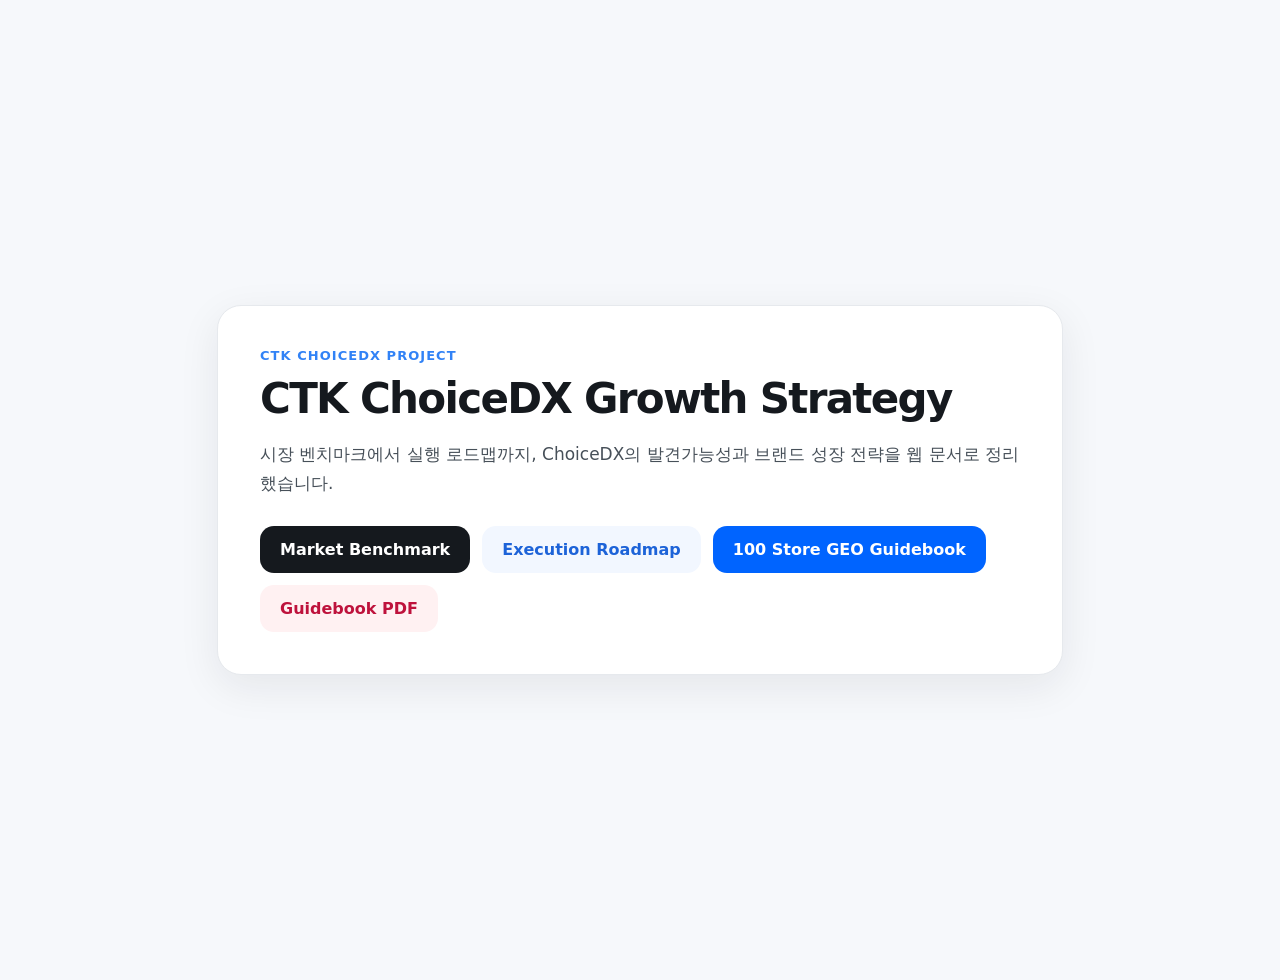
<file: index.html>
<!doctype html>
<html lang="ko">
<head>
  <meta charset="utf-8" />
  <meta name="viewport" content="width=device-width, initial-scale=1" />
  <title>CTK ChoiceDX Growth Strategy</title>
  <style>
    body {
      font-family: -apple-system, BlinkMacSystemFont, "Pretendard", system-ui, sans-serif;
      margin: 0;
      background: #f6f8fb;
      color: #15191e;
    }
    main {
      min-height: 100vh;
      display: grid;
      place-items: center;
      padding: 40px 20px;
    }
    .card {
      max-width: 760px;
      background: #fff;
      border: 1px solid #e6e9ed;
      border-radius: 24px;
      padding: 42px;
      box-shadow: 0 12px 40px rgba(20,28,40,.08);
    }
    .eyebrow {
      color: #3182f6;
      font-weight: 800;
      font-size: 13px;
      letter-spacing: .08em;
      text-transform: uppercase;
    }
    h1 {
      font-size: 42px;
      line-height: 1.15;
      margin: 12px 0 16px;
      letter-spacing: -0.04em;
    }
    p {
      color: #475059;
      line-height: 1.7;
      font-size: 17px;
    }
    .links {
      display: flex;
      gap: 12px;
      flex-wrap: wrap;
      margin-top: 28px;
    }
    a {
      display: inline-flex;
      text-decoration: none;
      padding: 14px 20px;
      border-radius: 14px;
      font-weight: 800;
      background: #15191e;
      color: white;
    }
    a.secondary {
      background: #f2f7ff;
      color: #1d63d8;
    }
    a.blue {
      background: #0064ff;
      color: #fff;
    }
    a.pdf {
      background: #fff1f2;
      color: #be123c;
    }
  </style>
</head>
<body>
  <main>
    <section class="card">
      <div class="eyebrow">CTK CHOICEDX PROJECT</div>

      <h1>CTK ChoiceDX Growth Strategy</h1>

      <p>
        시장 벤치마크에서 실행 로드맵까지, ChoiceDX의 발견가능성과
        브랜드 성장 전략을 웹 문서로 정리했습니다.
      </p>

      <div class="links">
        <a href="./benchmark/ChoiceDX-Master-Benchmark.pdf" target="_blank" rel="noreferrer">
          Market Benchmark
        </a>

        <a class="secondary" href="./CTK_PROJECT_SITE/">
          Execution Roadmap
        </a>

        <a class="blue" href="./benchmark/choicedx_100_store_geo_guidebook.html" target="_blank" rel="noreferrer">
          100 Store GEO Guidebook
        </a>

        <a class="pdf" href="./benchmark/choicedx_100_store_geo_guidebook.pdf" target="_blank" rel="noreferrer">
          Guidebook PDF
        </a>
      </div>
    </section>
  </main>
</body>
</html>
</file>
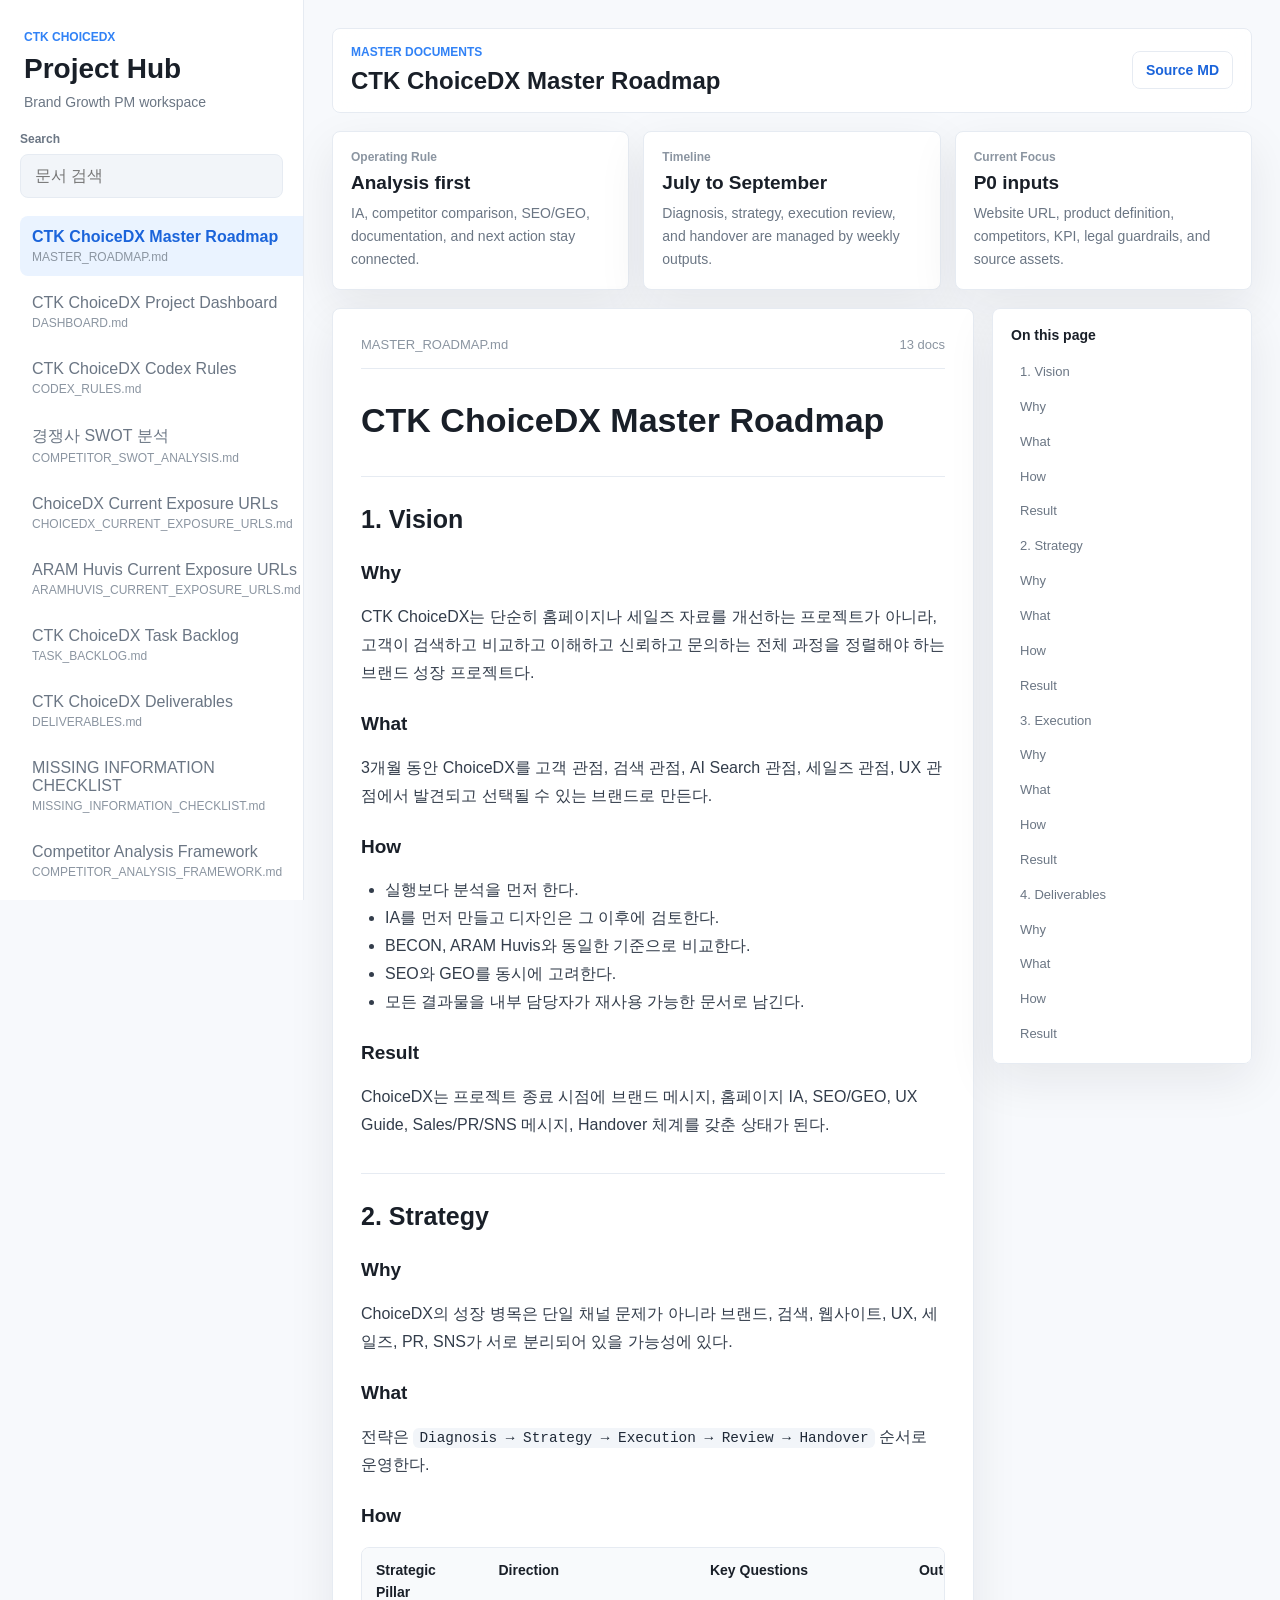
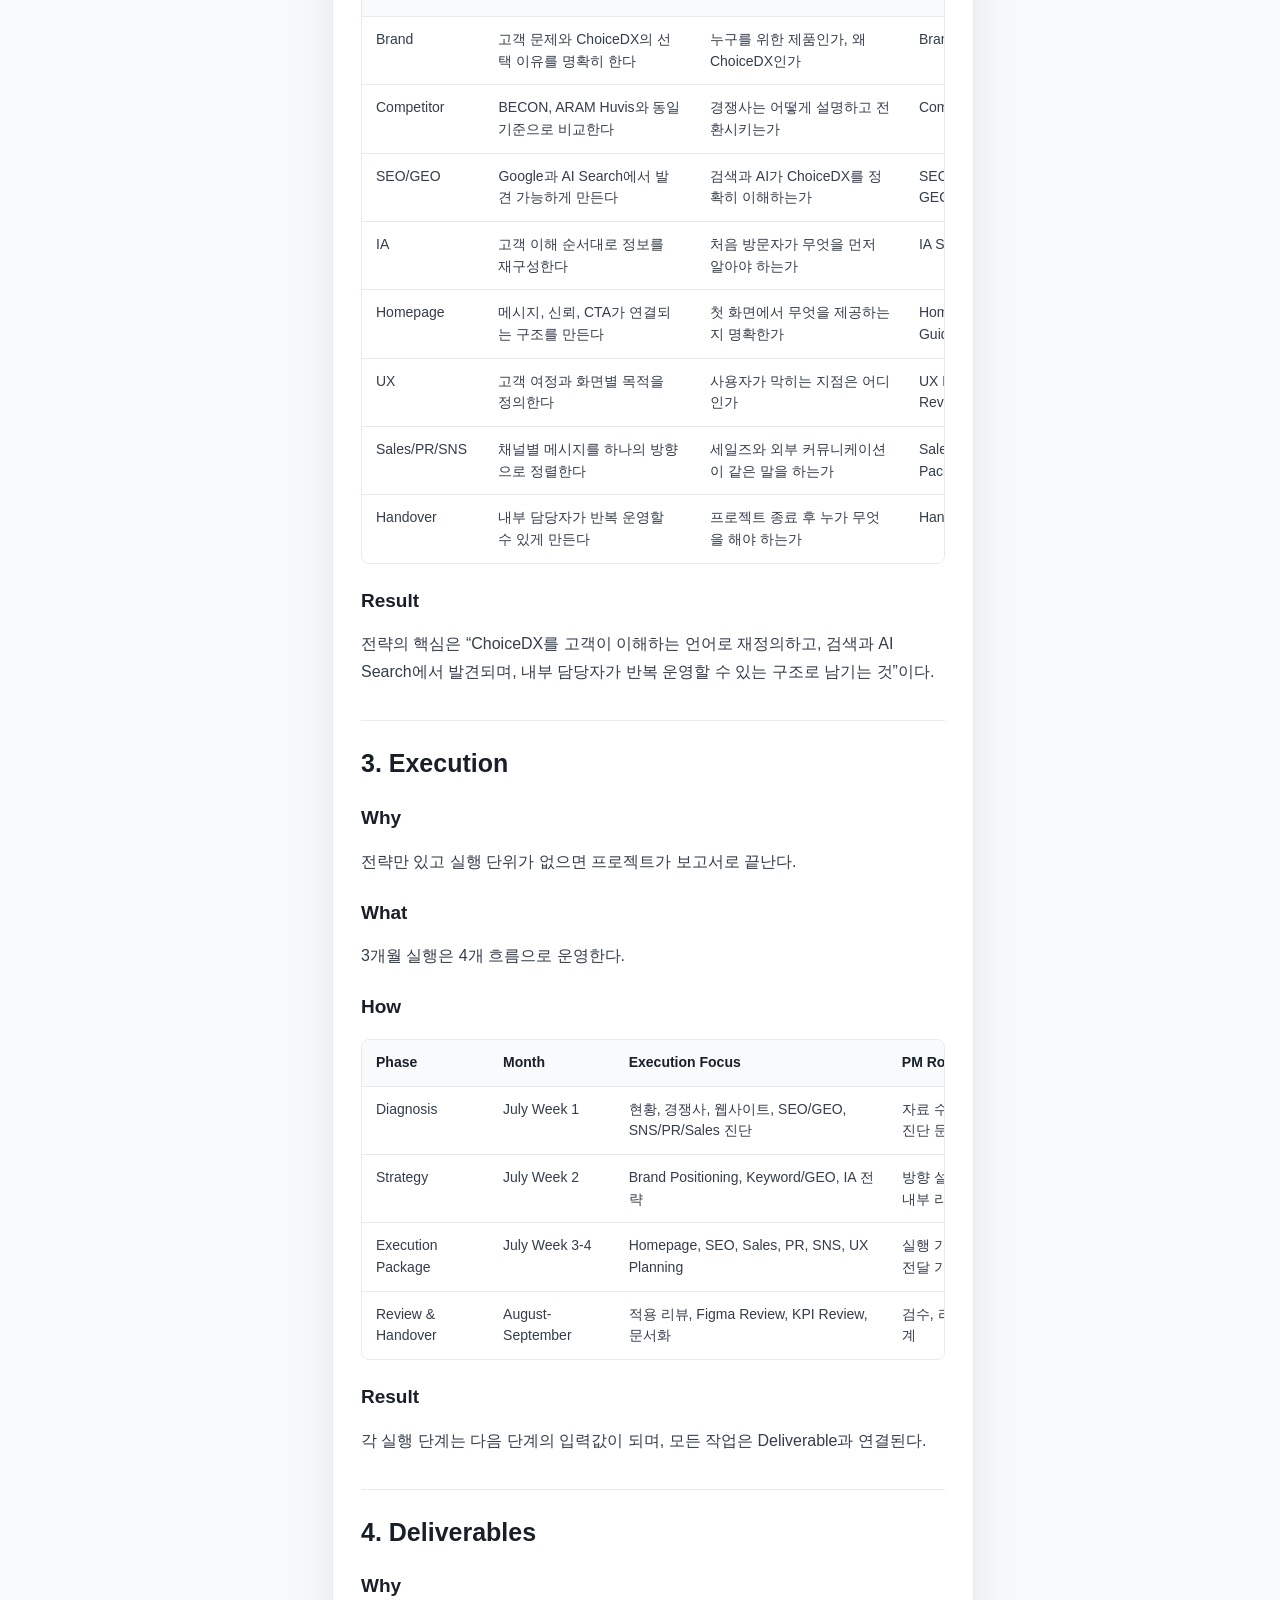
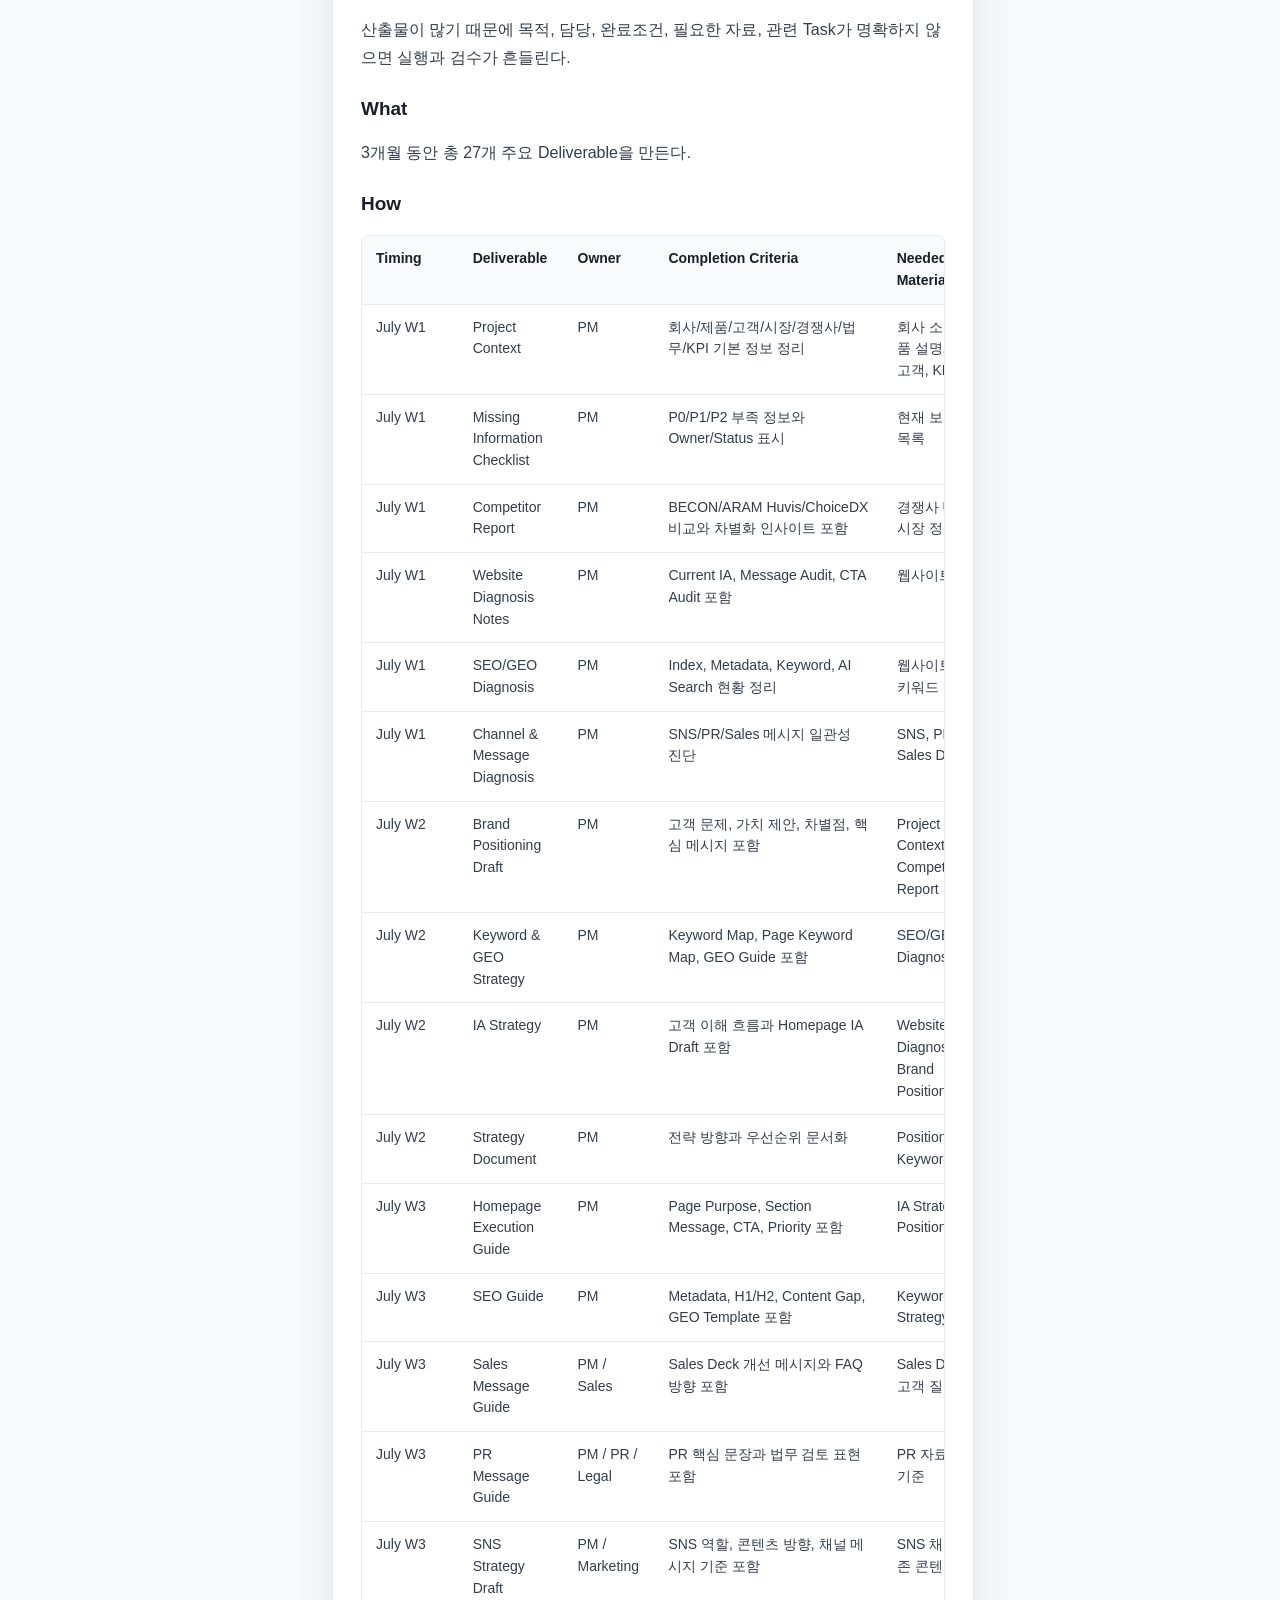
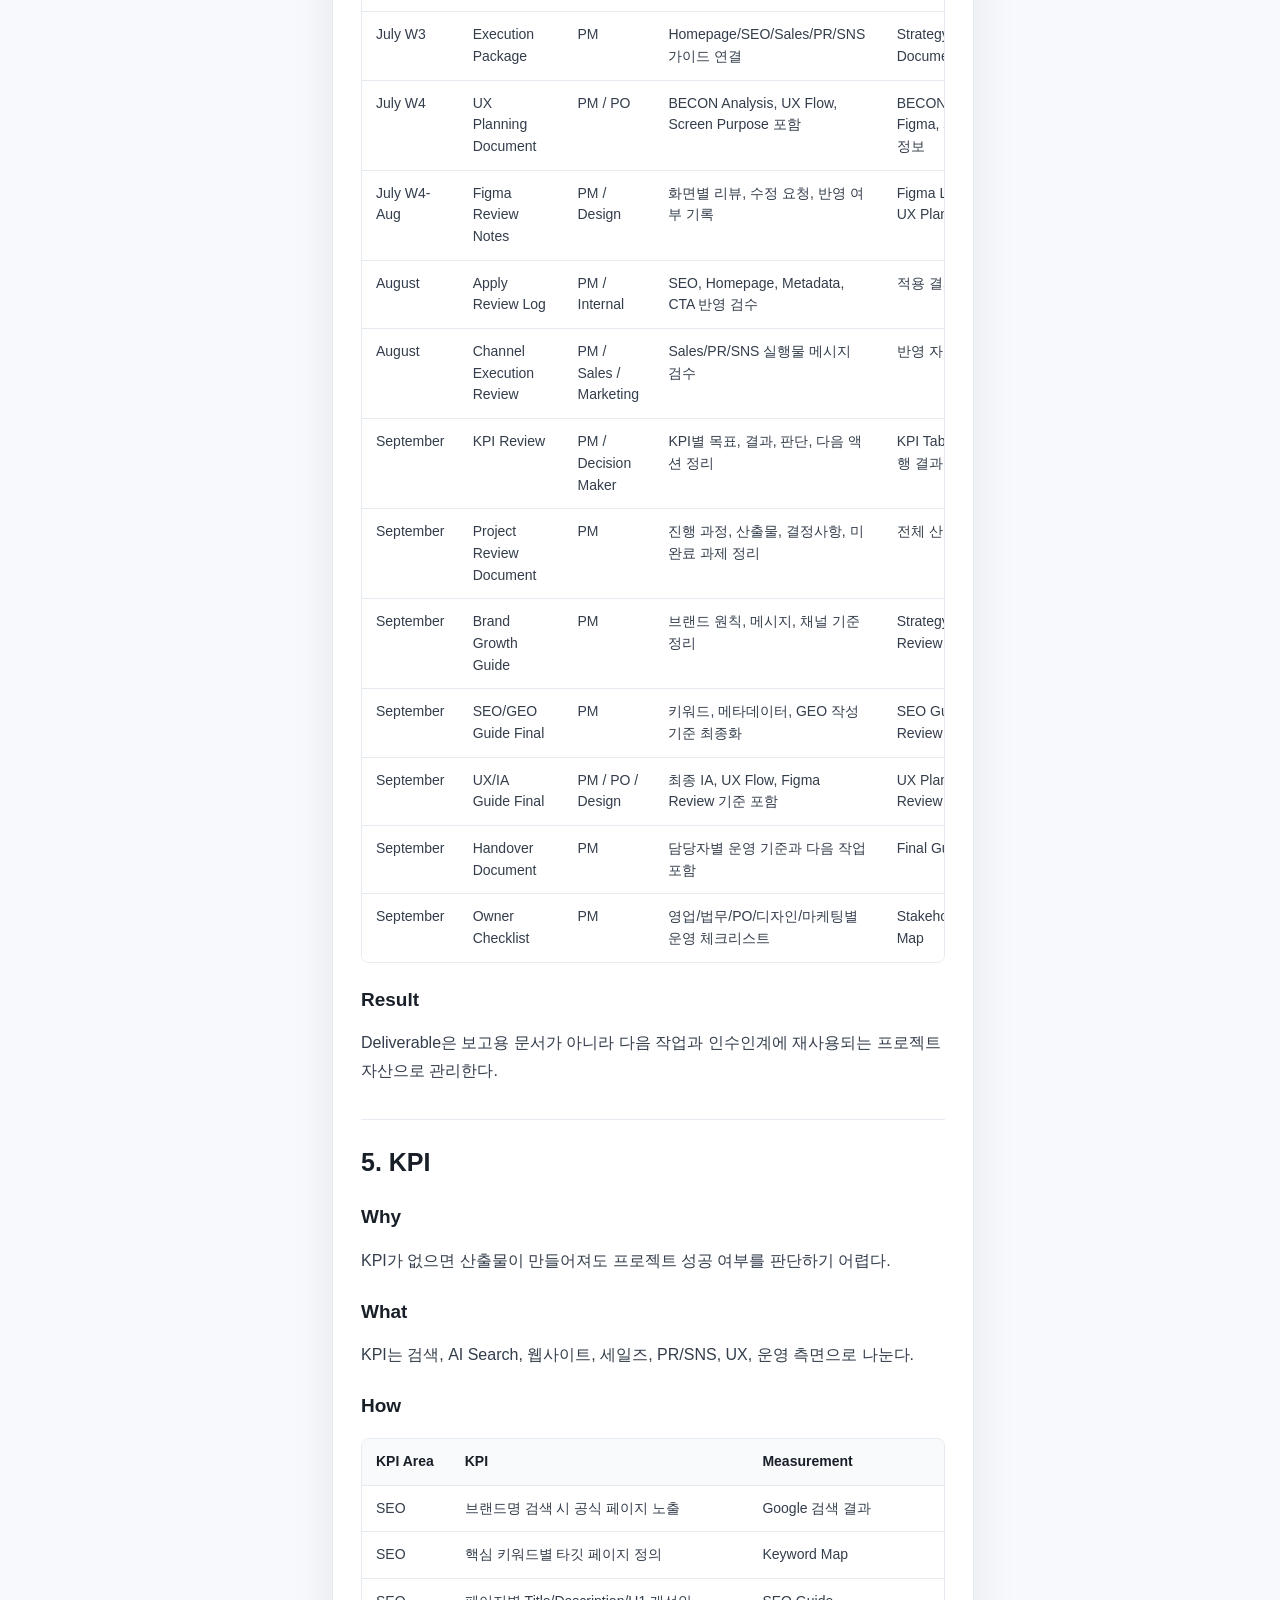
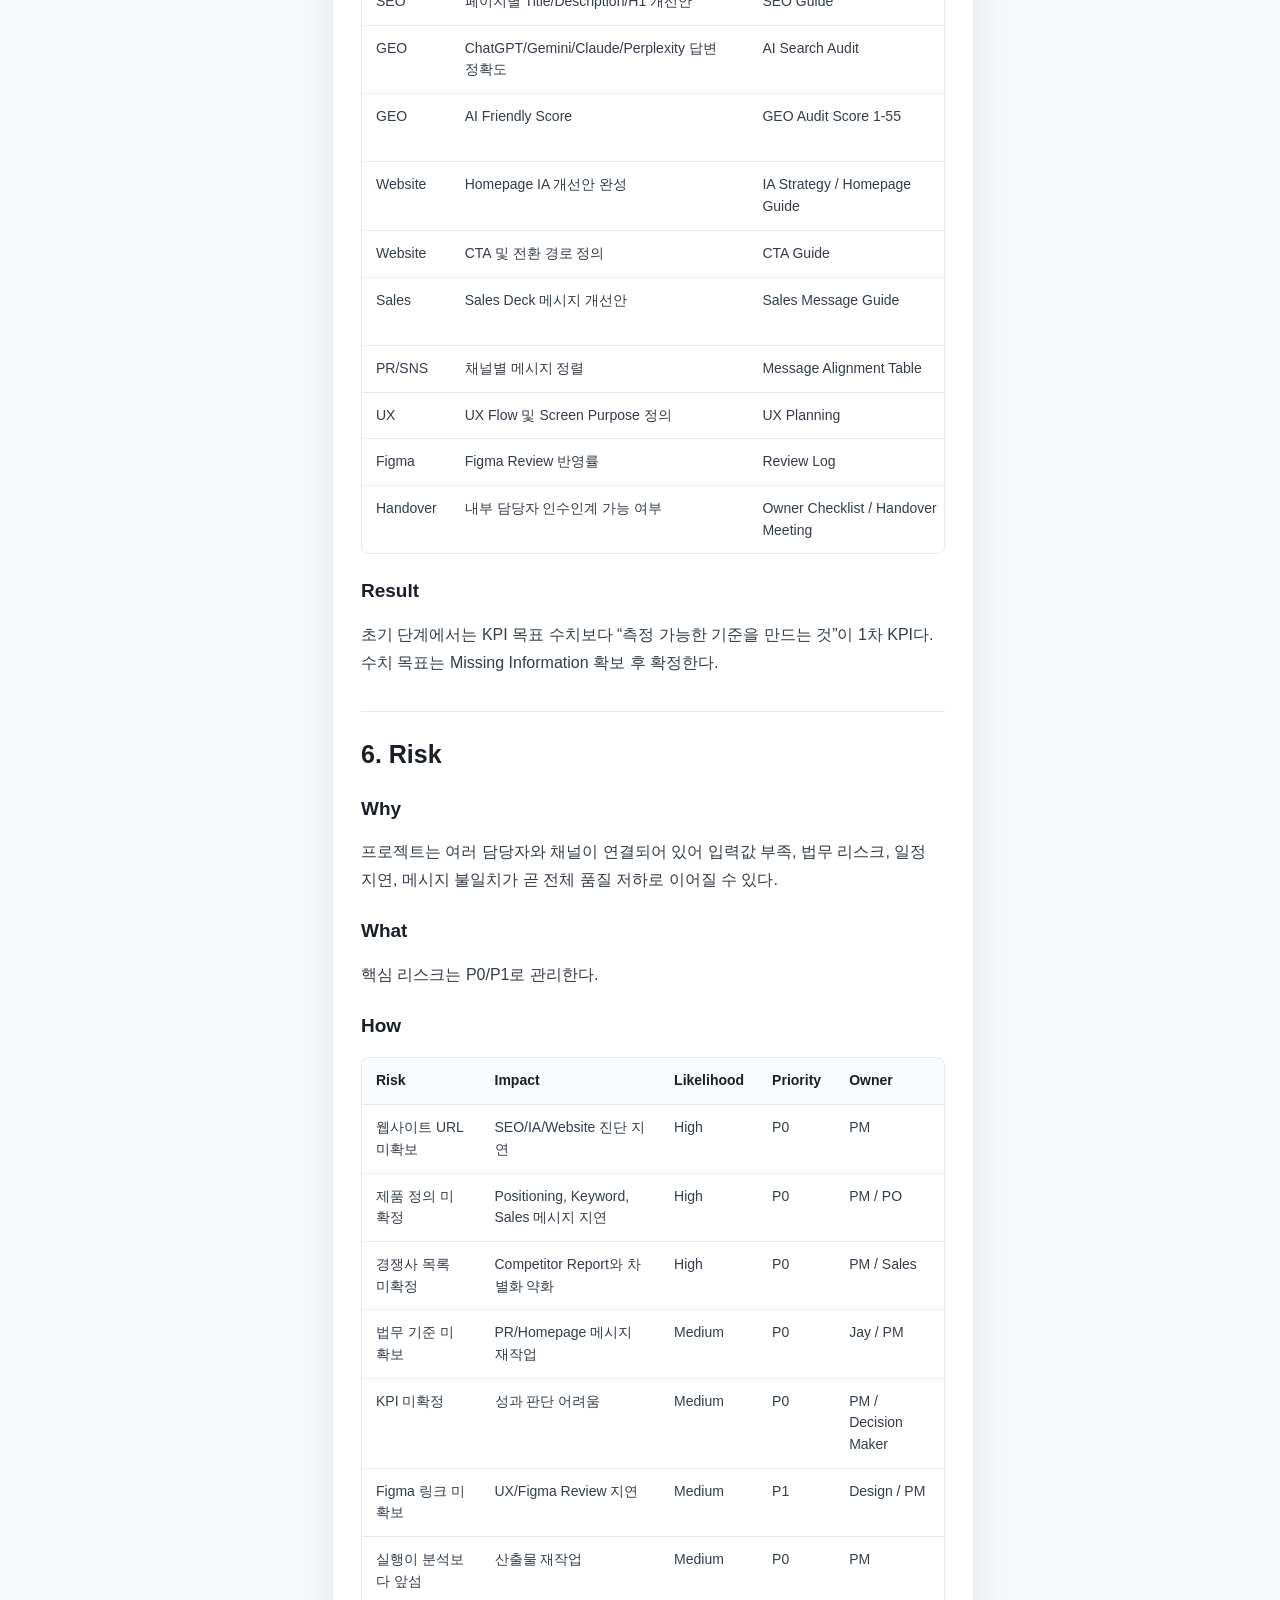
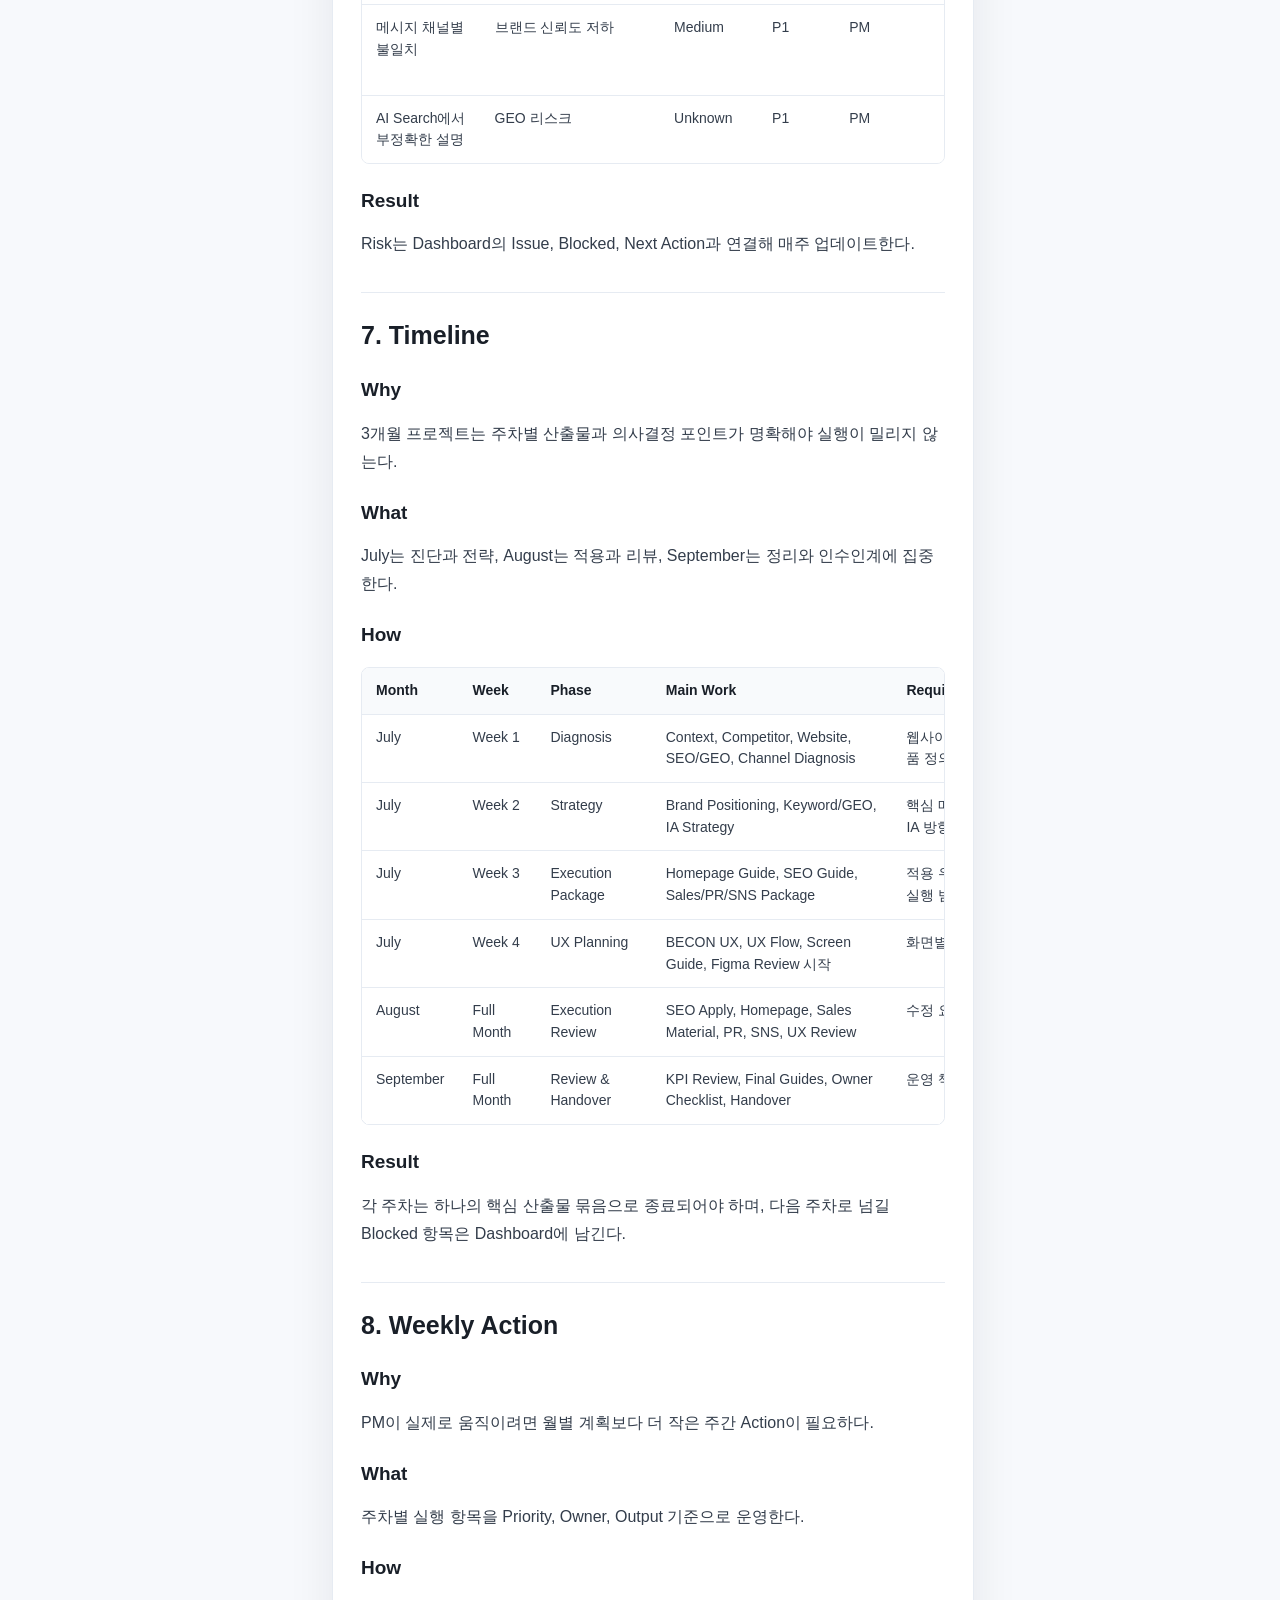
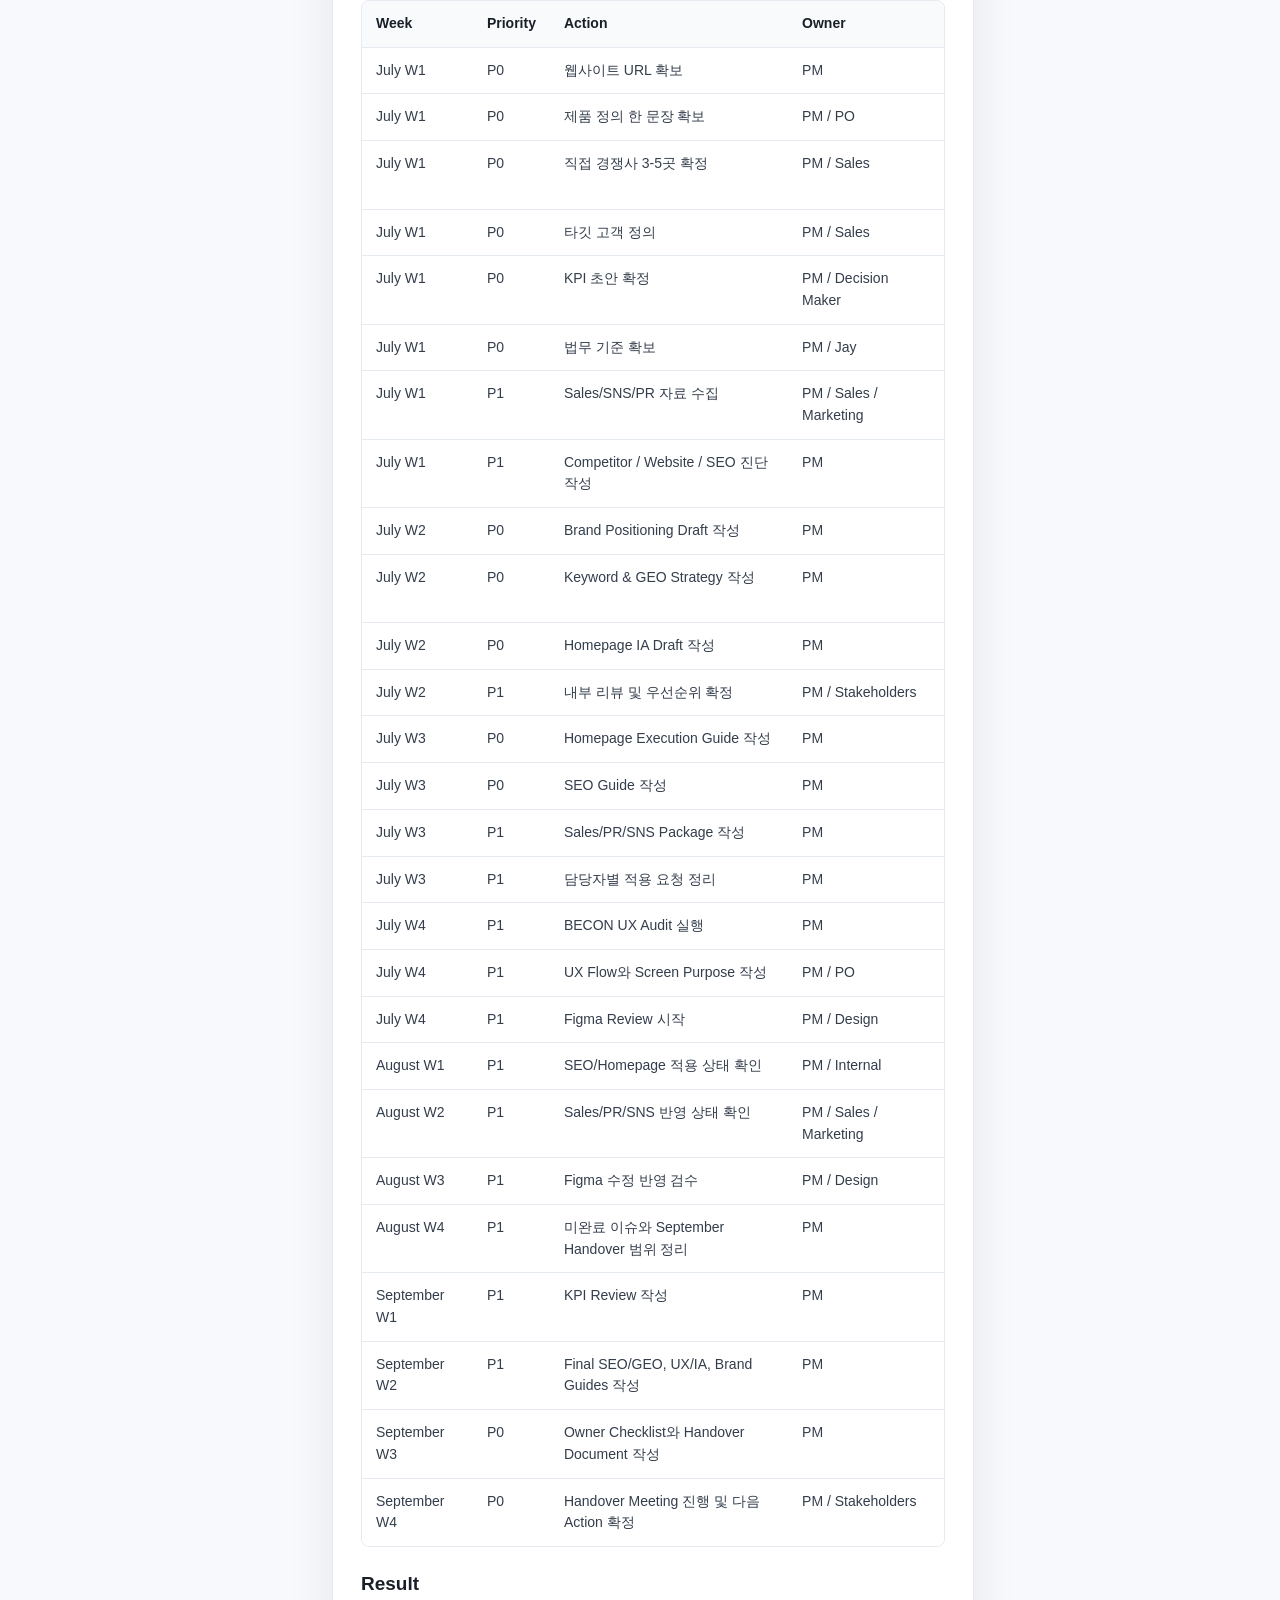
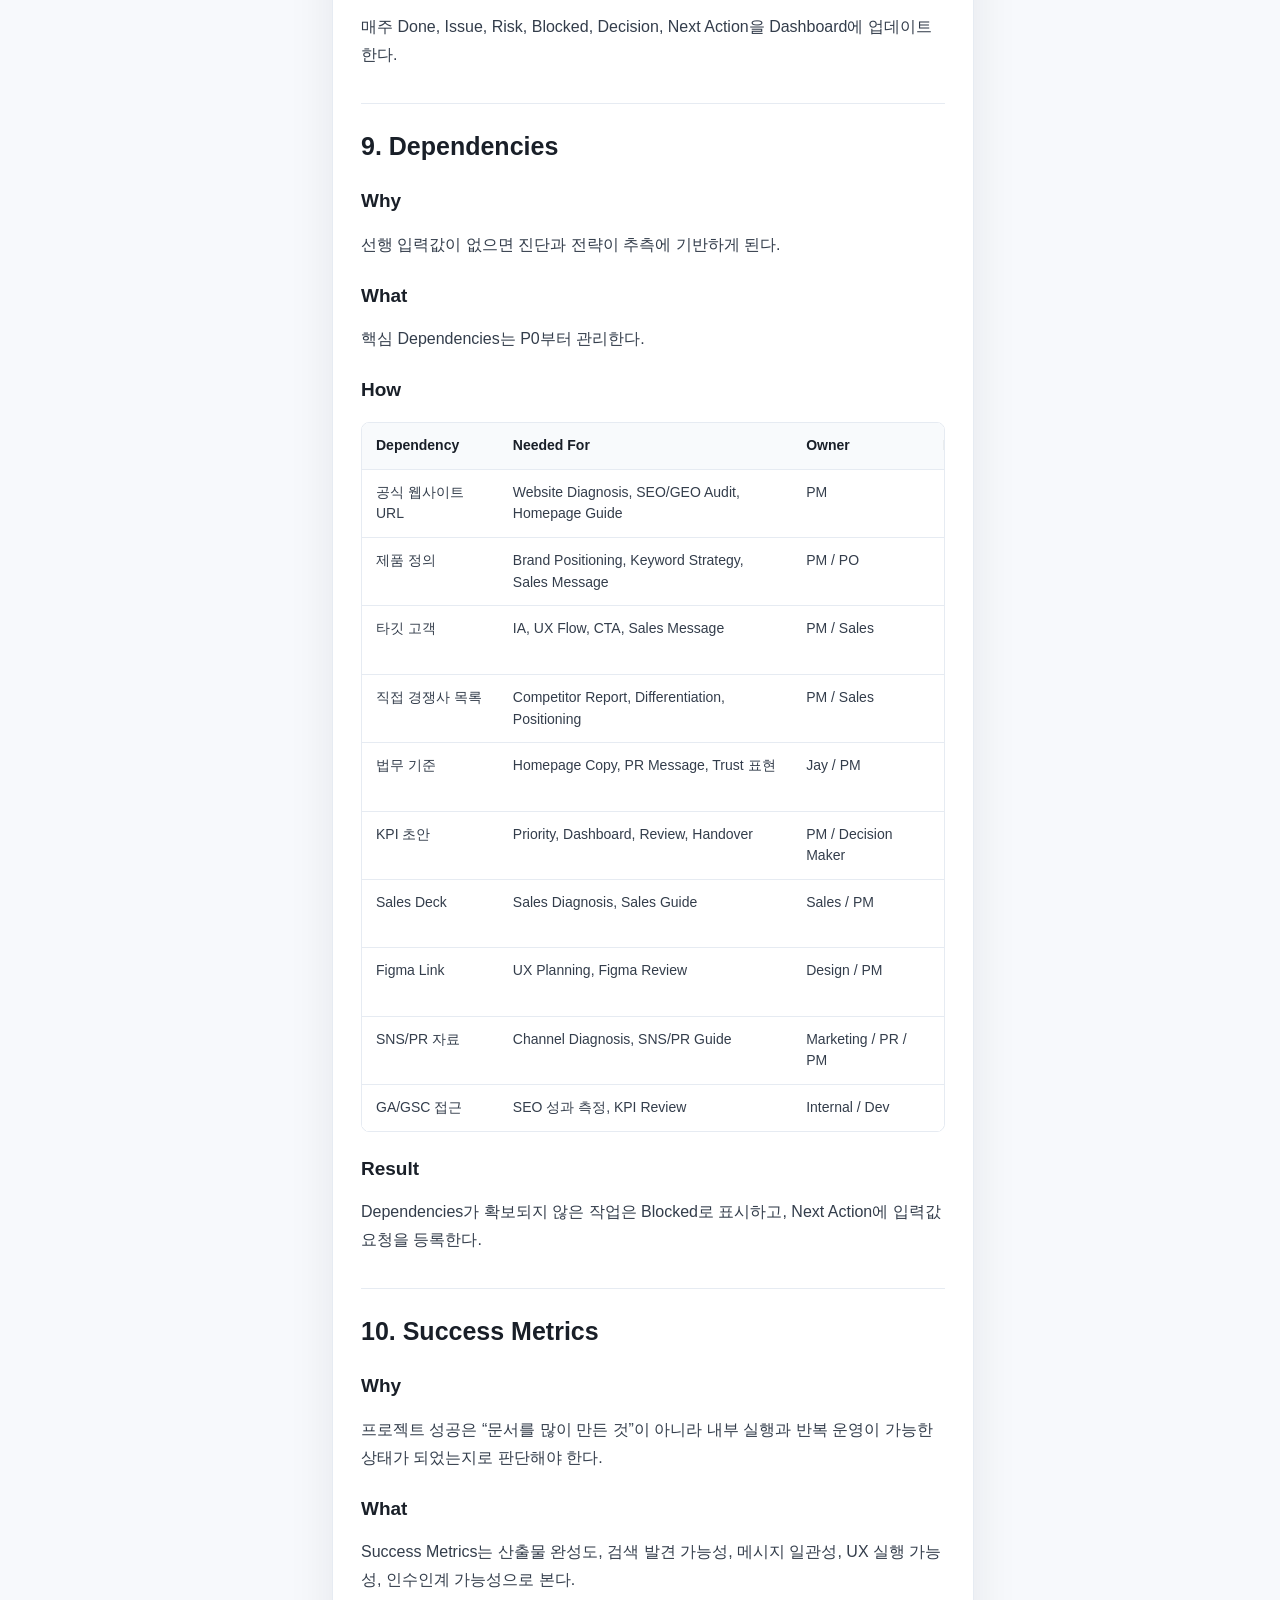
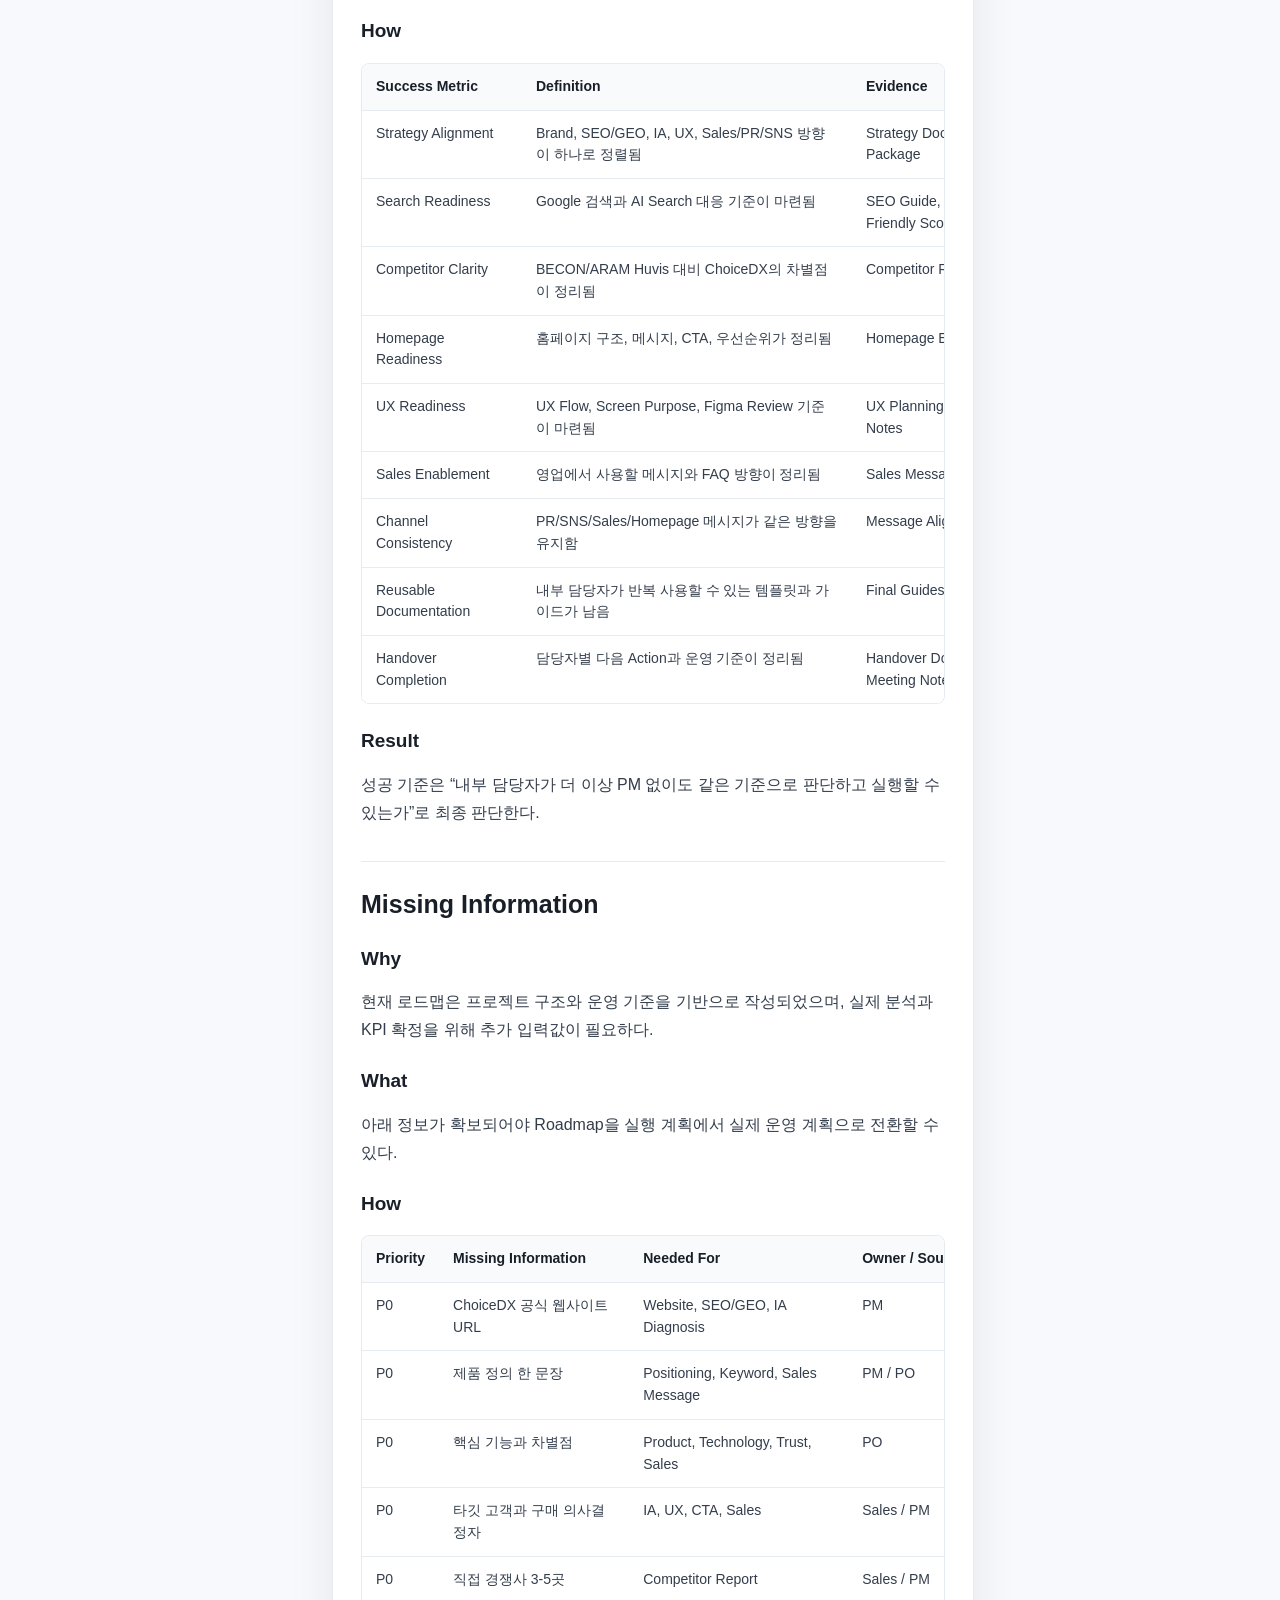
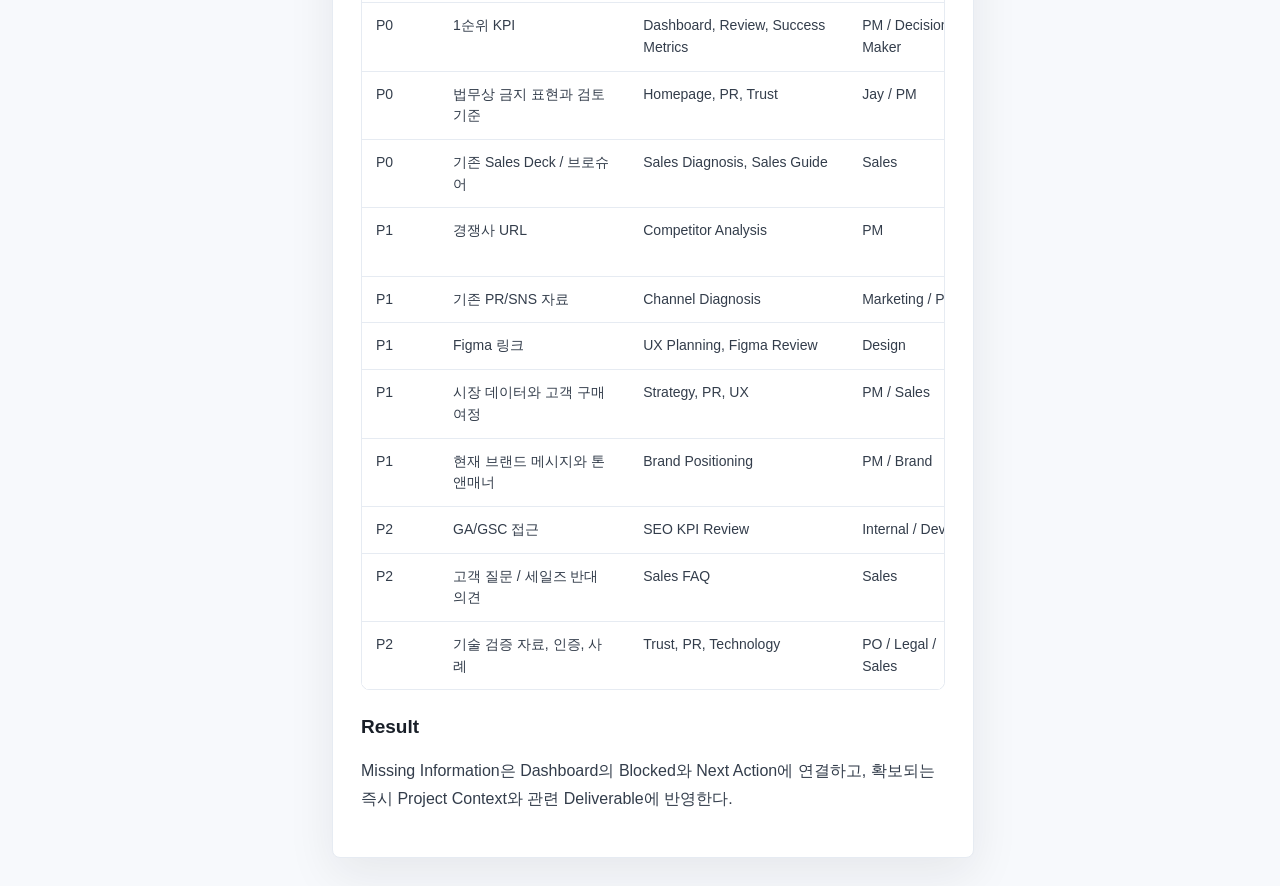
<file: CTK_PROJECT_SITE/index.html>
<!doctype html>
<html lang="ko">
  <head>
    <meta charset="utf-8" />
    <meta name="viewport" content="width=device-width, initial-scale=1" />
    <title>CTK ChoiceDX Project Hub</title>
    <meta
      name="description"
      content="CTK ChoiceDX brand growth project dashboard, roadmap, backlog, deliverables, SEO, GEO, and UX audit documents."
    />
    <link rel="stylesheet" href="./styles.css" />
  </head>
  <body>
    <div class="app-shell">
      <aside class="sidebar" id="sidebar">
        <div class="brand-block">
          <p class="eyebrow">CTK ChoiceDX</p>
          <h1>Project Hub</h1>
          <p class="sidebar-copy">Brand Growth PM workspace</p>
        </div>

        <label class="search-box" for="searchInput">
          <span>Search</span>
          <input id="searchInput" type="search" placeholder="문서 검색" autocomplete="off" />
        </label>

        <nav class="doc-nav" id="docNav" aria-label="Project documents"></nav>
      </aside>

      <main class="main-panel">
        <header class="topbar">
          <button class="menu-button" id="menuButton" type="button" aria-label="Open document menu">
            <span></span>
            <span></span>
            <span></span>
          </button>
          <div>
            <p class="eyebrow">Master documents</p>
            <h2 id="currentTitle">Project Hub</h2>
          </div>
          <a class="source-link" id="sourceLink" href="../CTK_PROJECT/" target="_blank" rel="noreferrer">
            Source MD
          </a>
        </header>

        <section class="summary-grid" aria-label="Project summary">
          <article class="summary-card">
            <span class="summary-label">Operating Rule</span>
            <strong>Analysis first</strong>
            <p>IA, competitor comparison, SEO/GEO, documentation, and next action stay connected.</p>
          </article>
          <article class="summary-card">
            <span class="summary-label">Timeline</span>
            <strong>July to September</strong>
            <p>Diagnosis, strategy, execution review, and handover are managed by weekly outputs.</p>
          </article>
          <article class="summary-card">
            <span class="summary-label">Current Focus</span>
            <strong>P0 inputs</strong>
            <p>Website URL, product definition, competitors, KPI, legal guardrails, and source assets.</p>
          </article>
        </section>

        <section class="content-layout">
          <article class="document-card">
            <div class="doc-meta">
              <span id="docFile">Document</span>
              <span id="docCount">0 docs</span>
            </div>
            <div class="document-content" id="documentContent"></div>
          </article>

          <aside class="toc-panel">
            <p class="toc-title">On this page</p>
            <nav id="tocNav" aria-label="On this page"></nav>
          </aside>
        </section>
      </main>
    </div>

    <div class="overlay" id="overlay"></div>
    <script src="./docs-data.js"></script>
    <script src="./app.js"></script>
  </body>
</html>
</file>
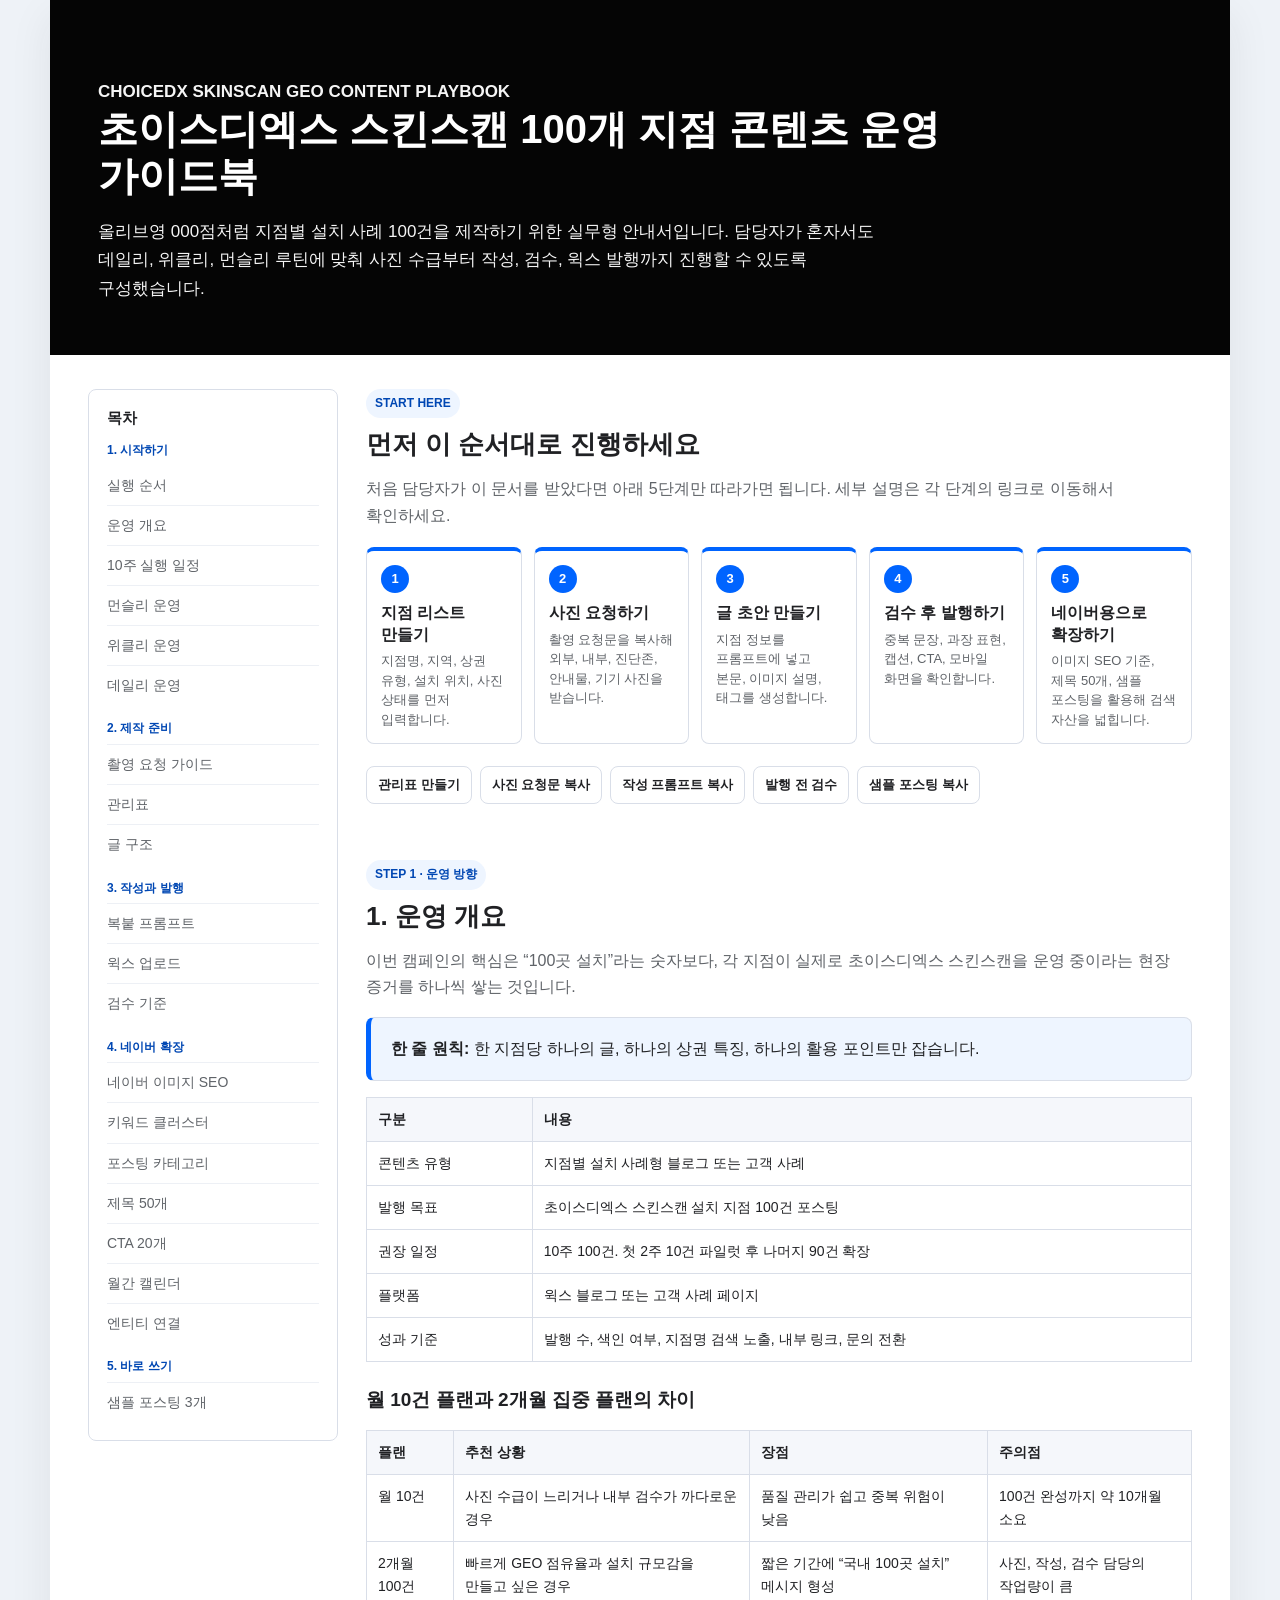
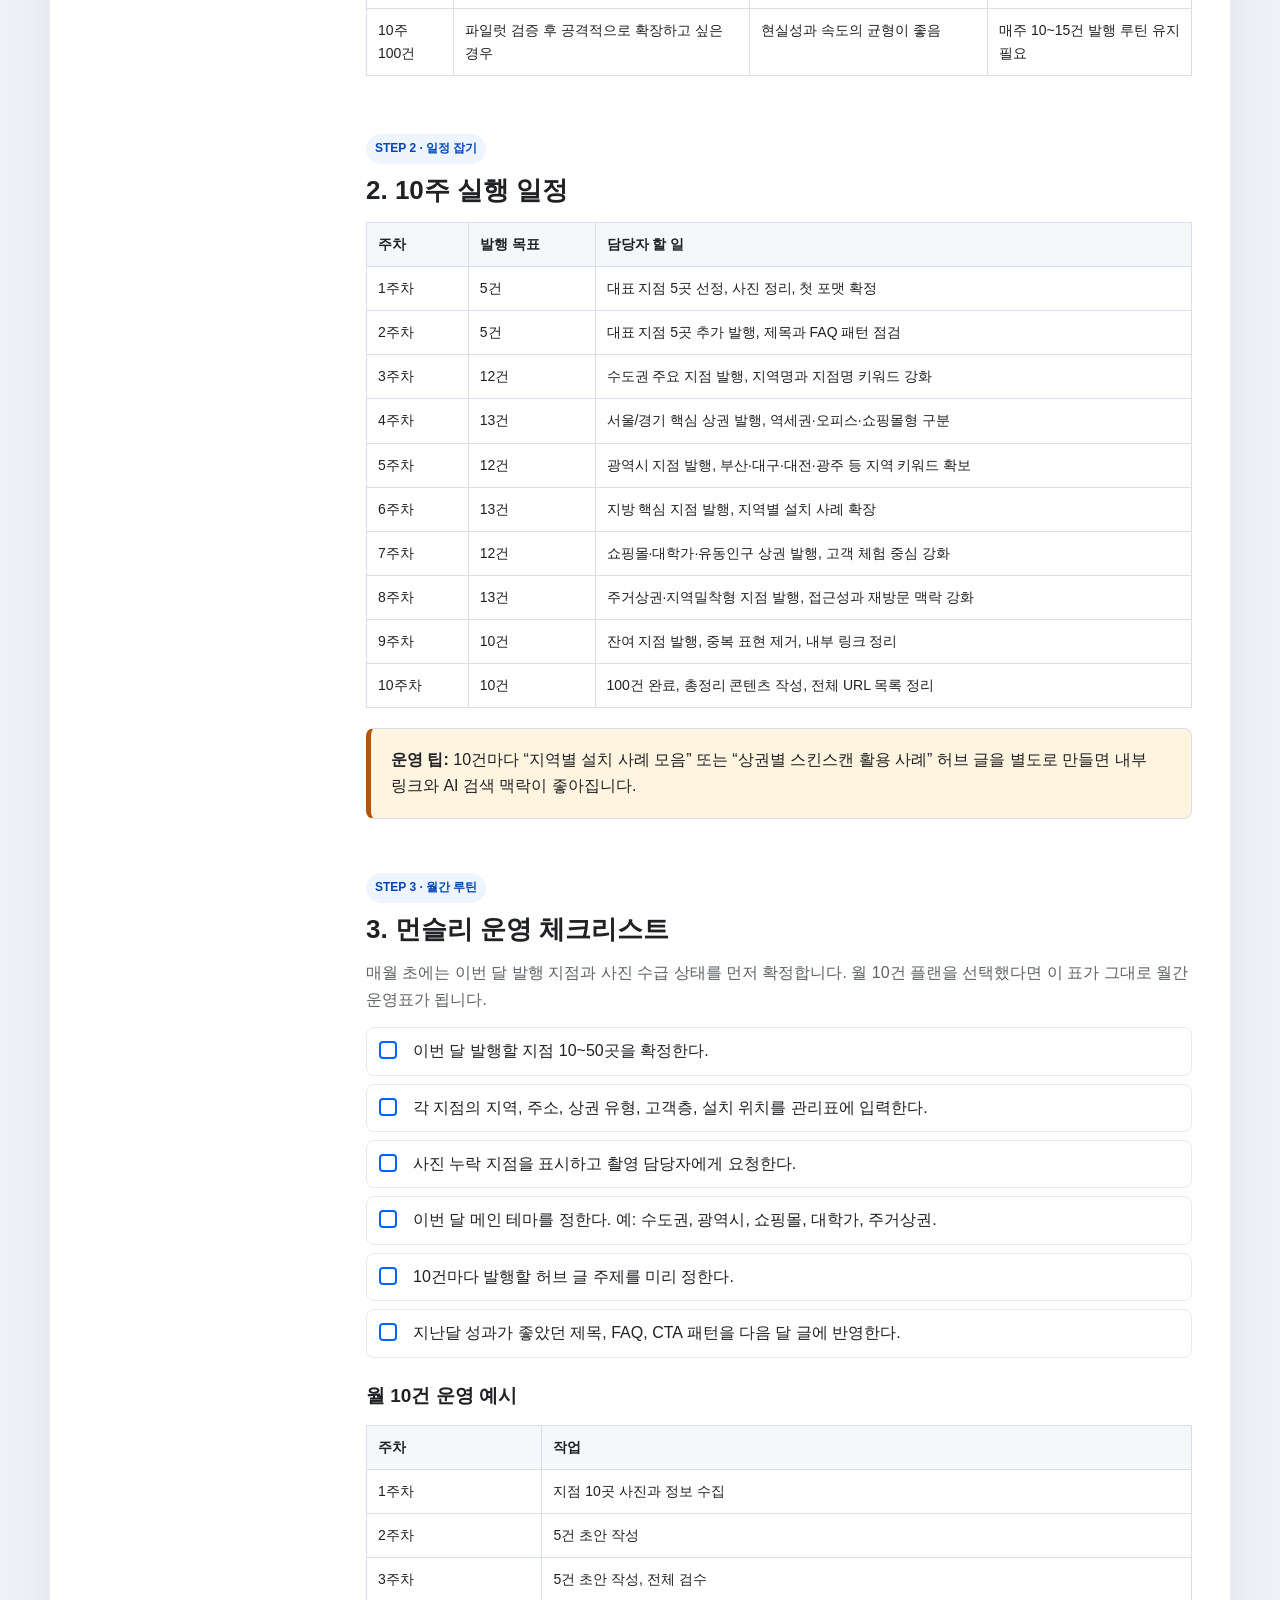
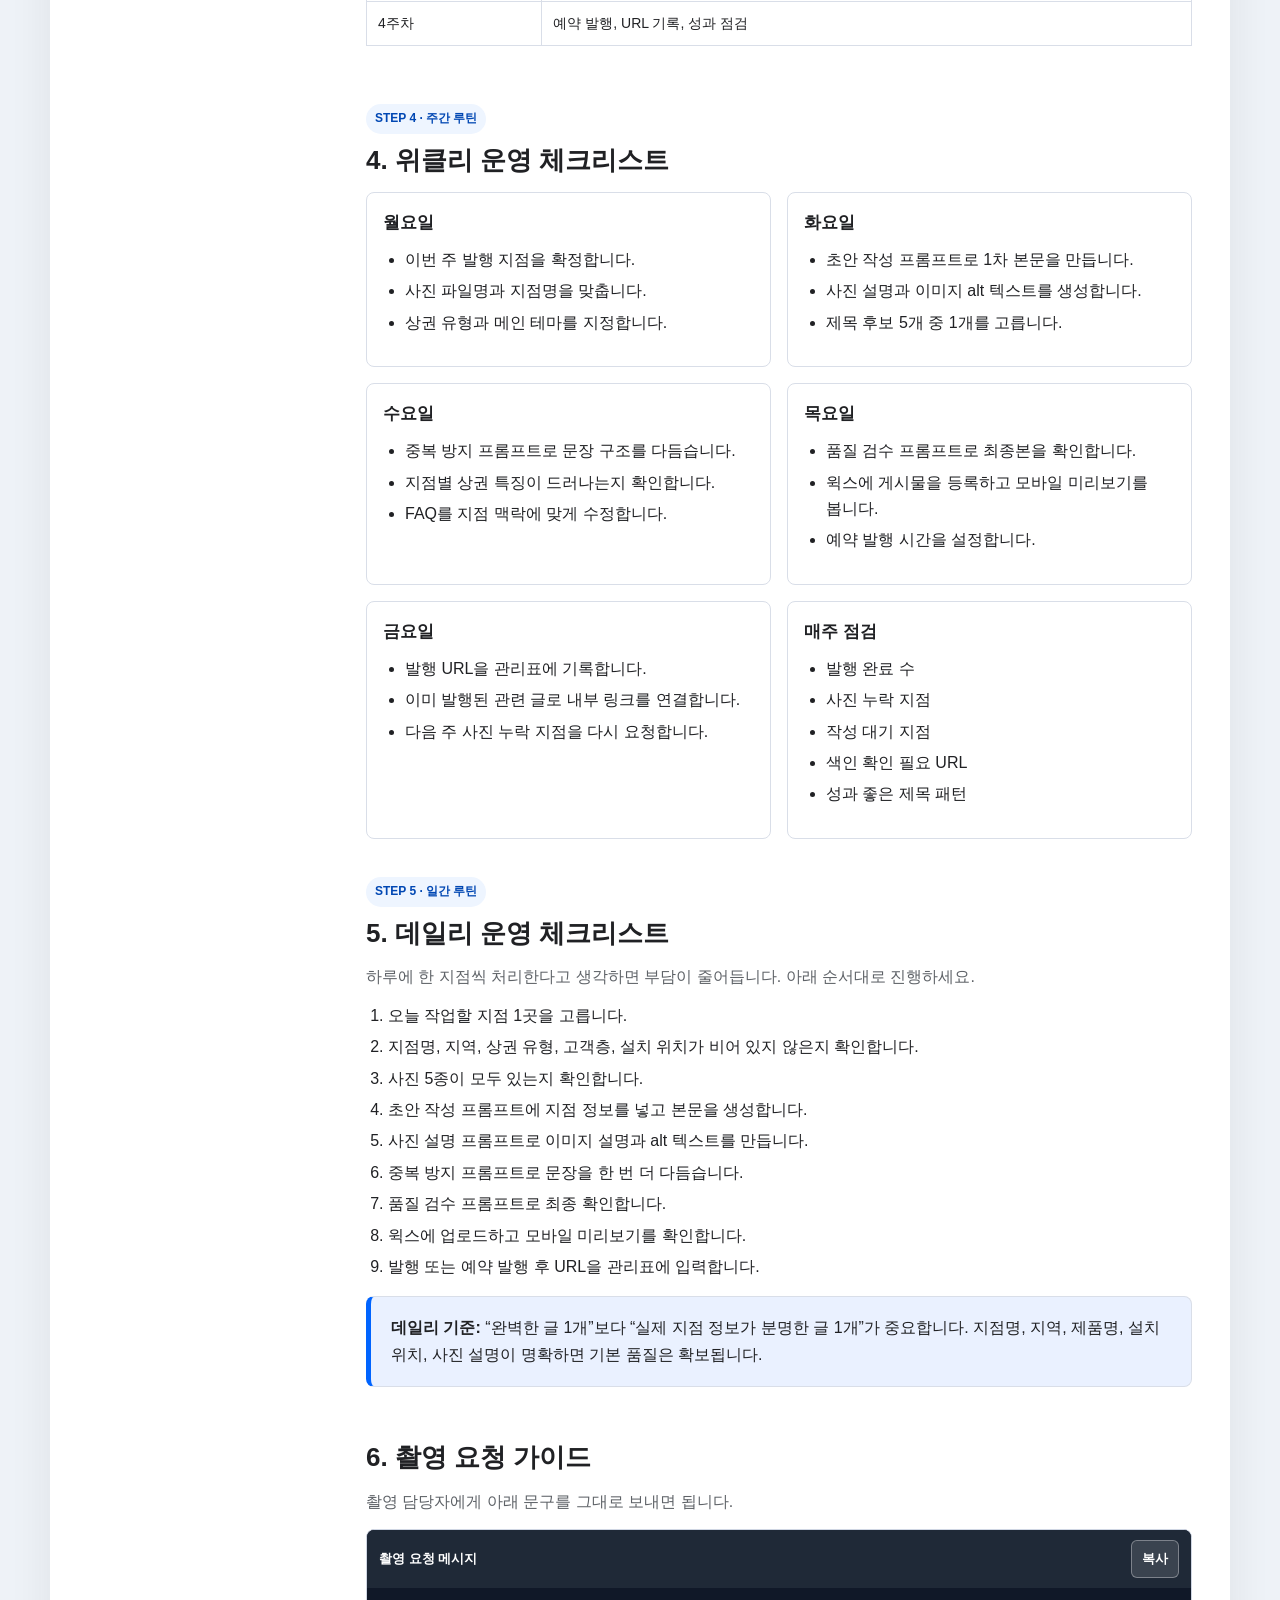
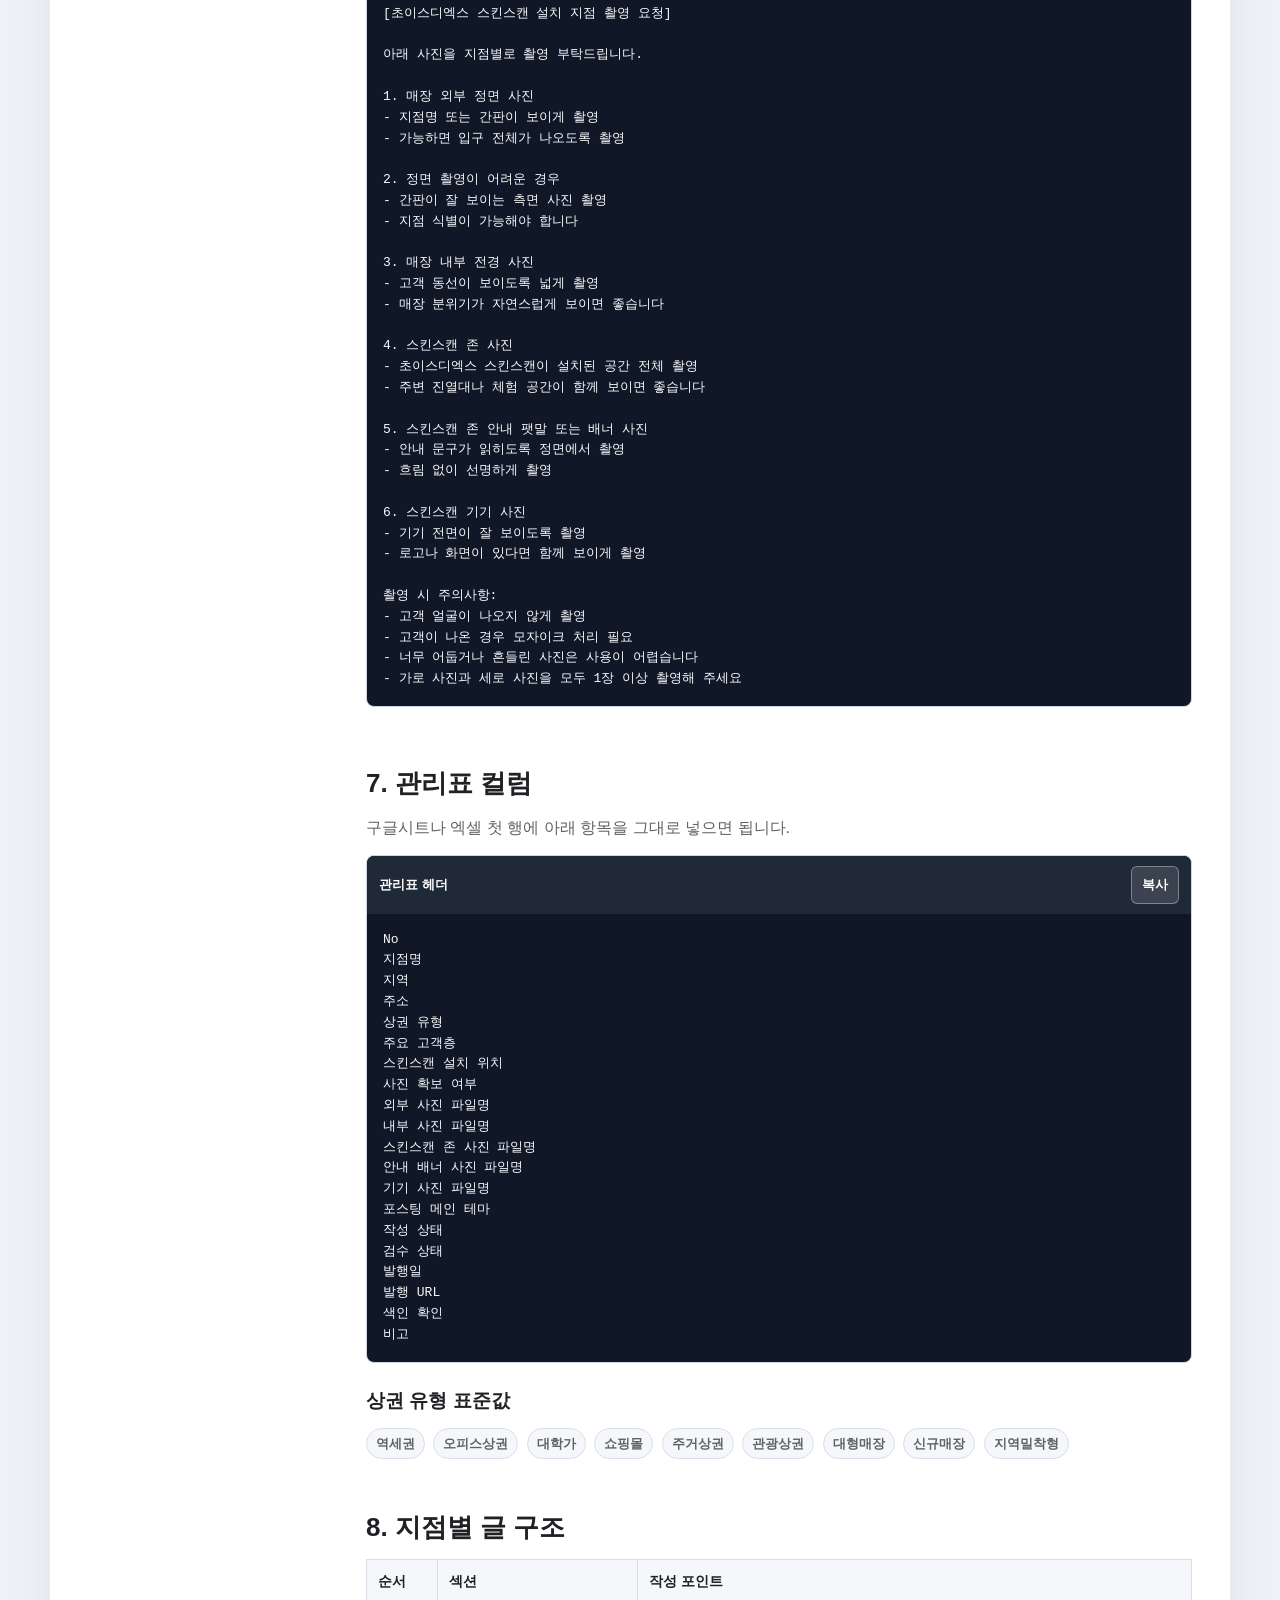
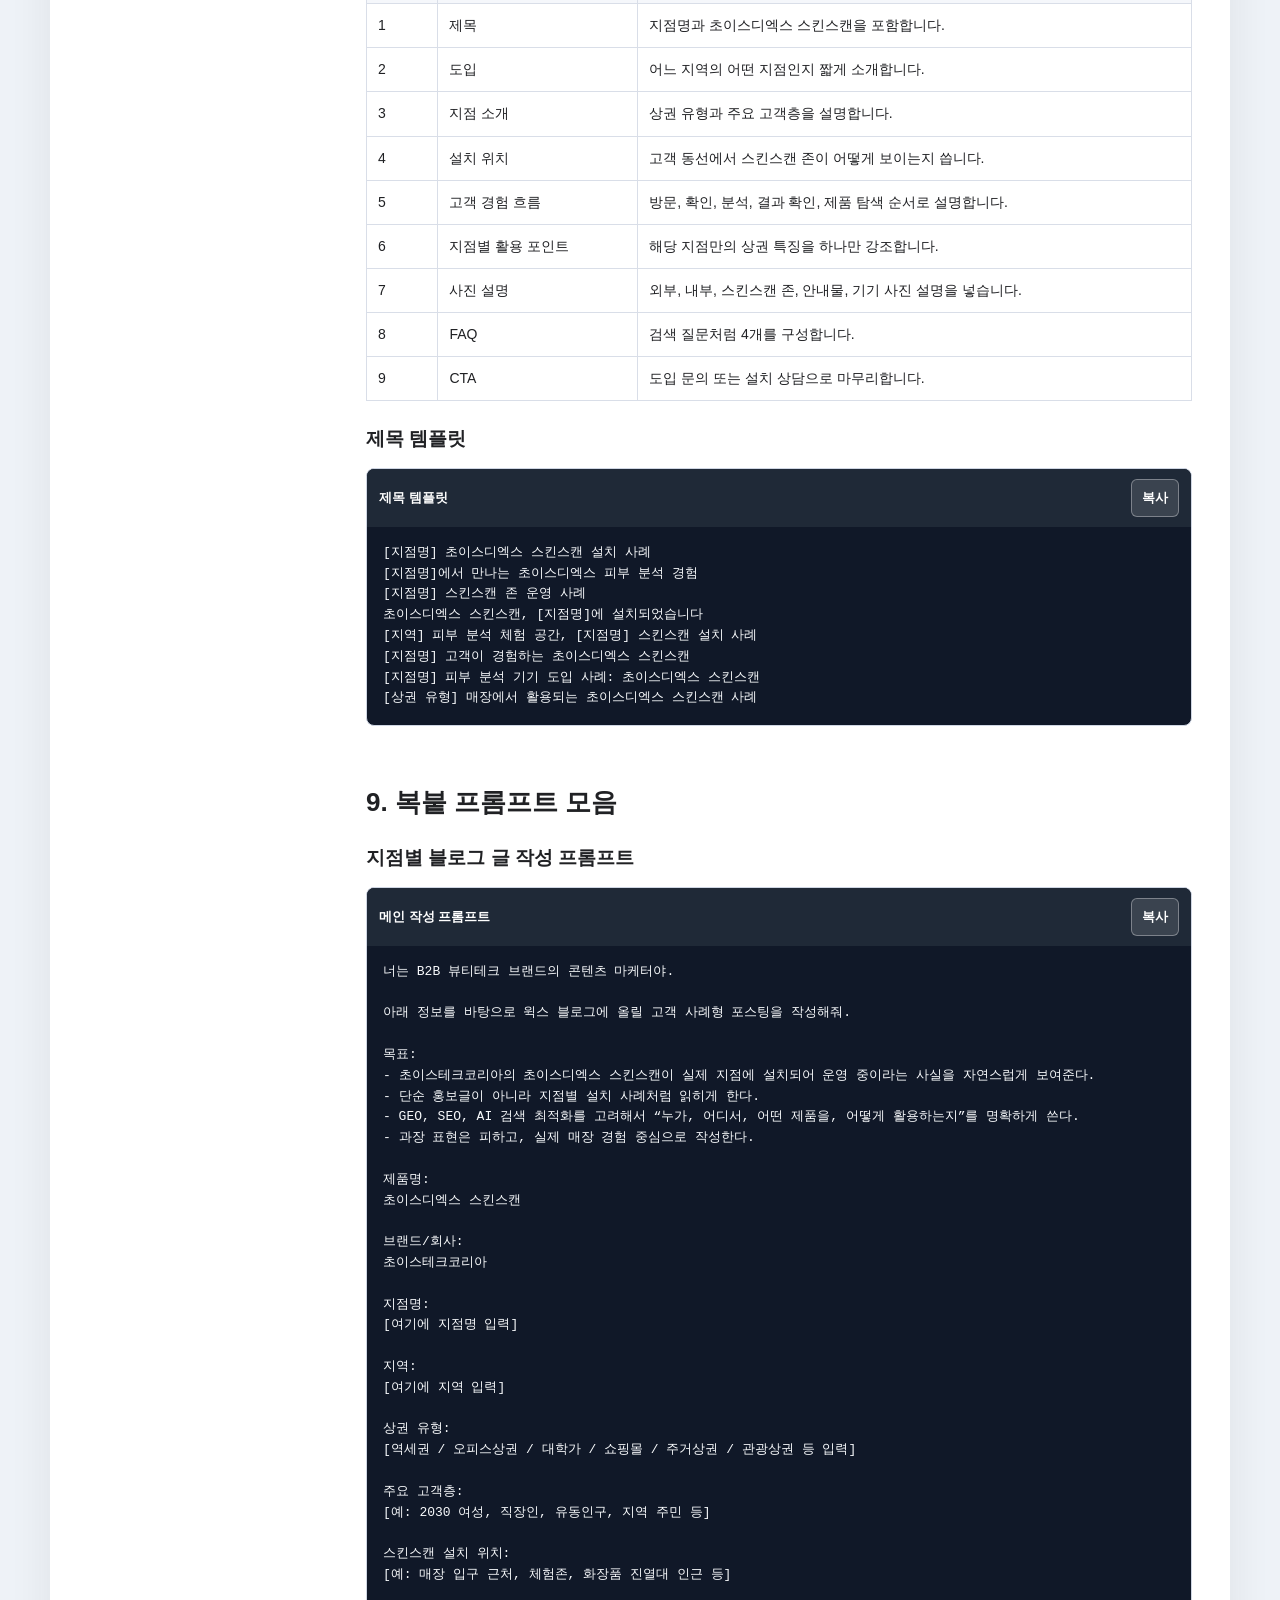
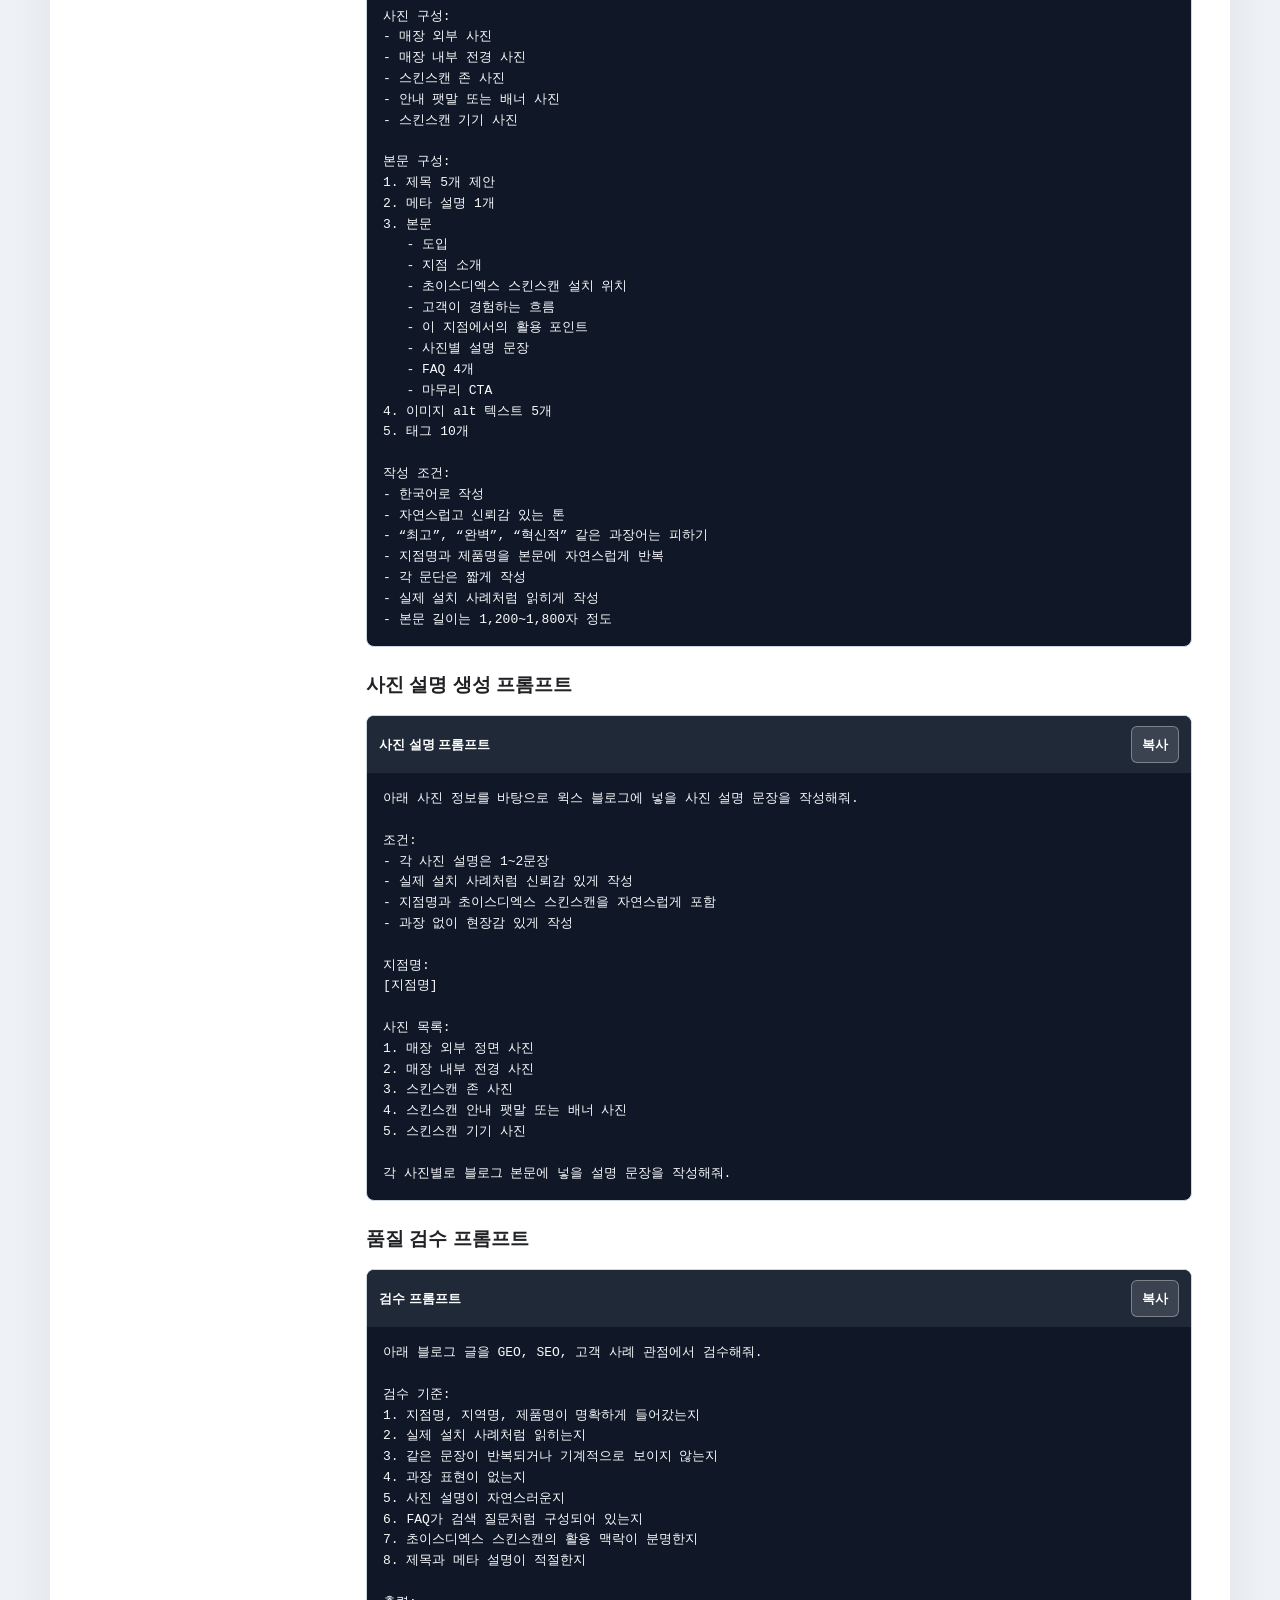
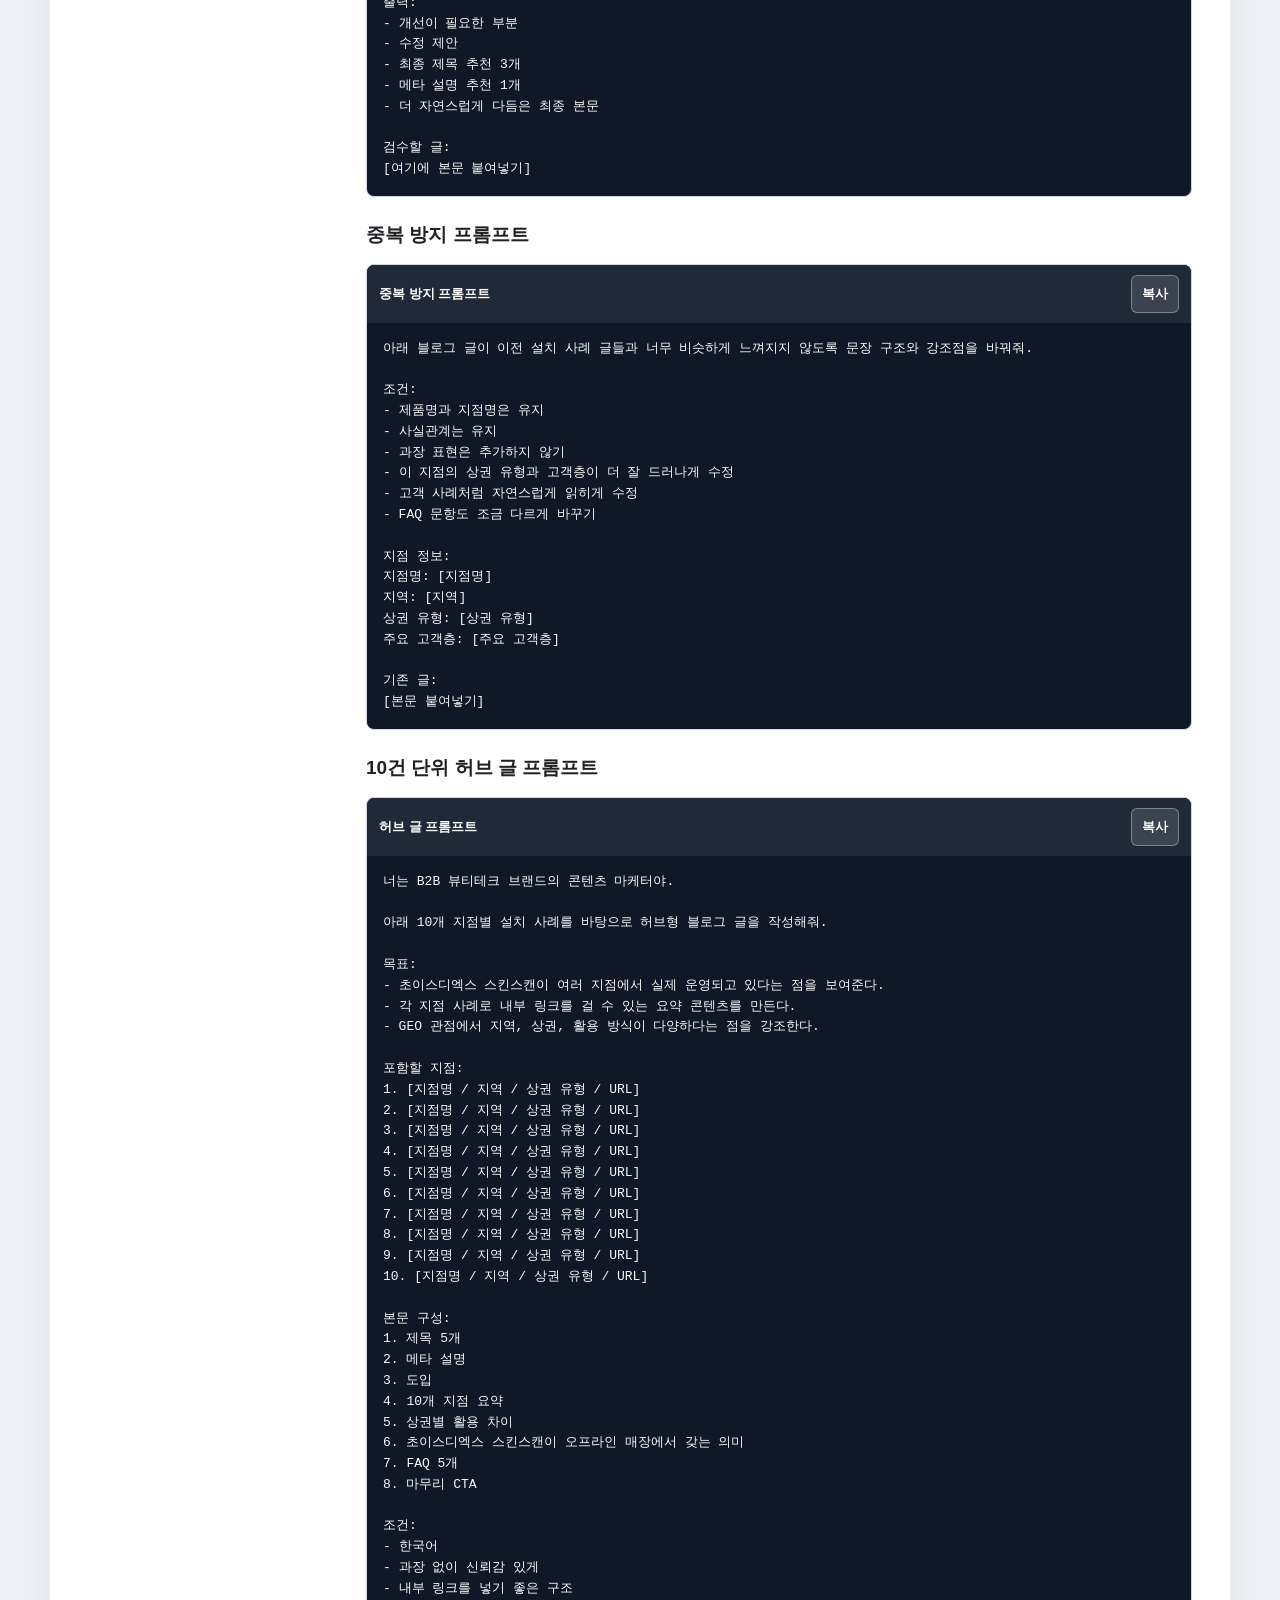
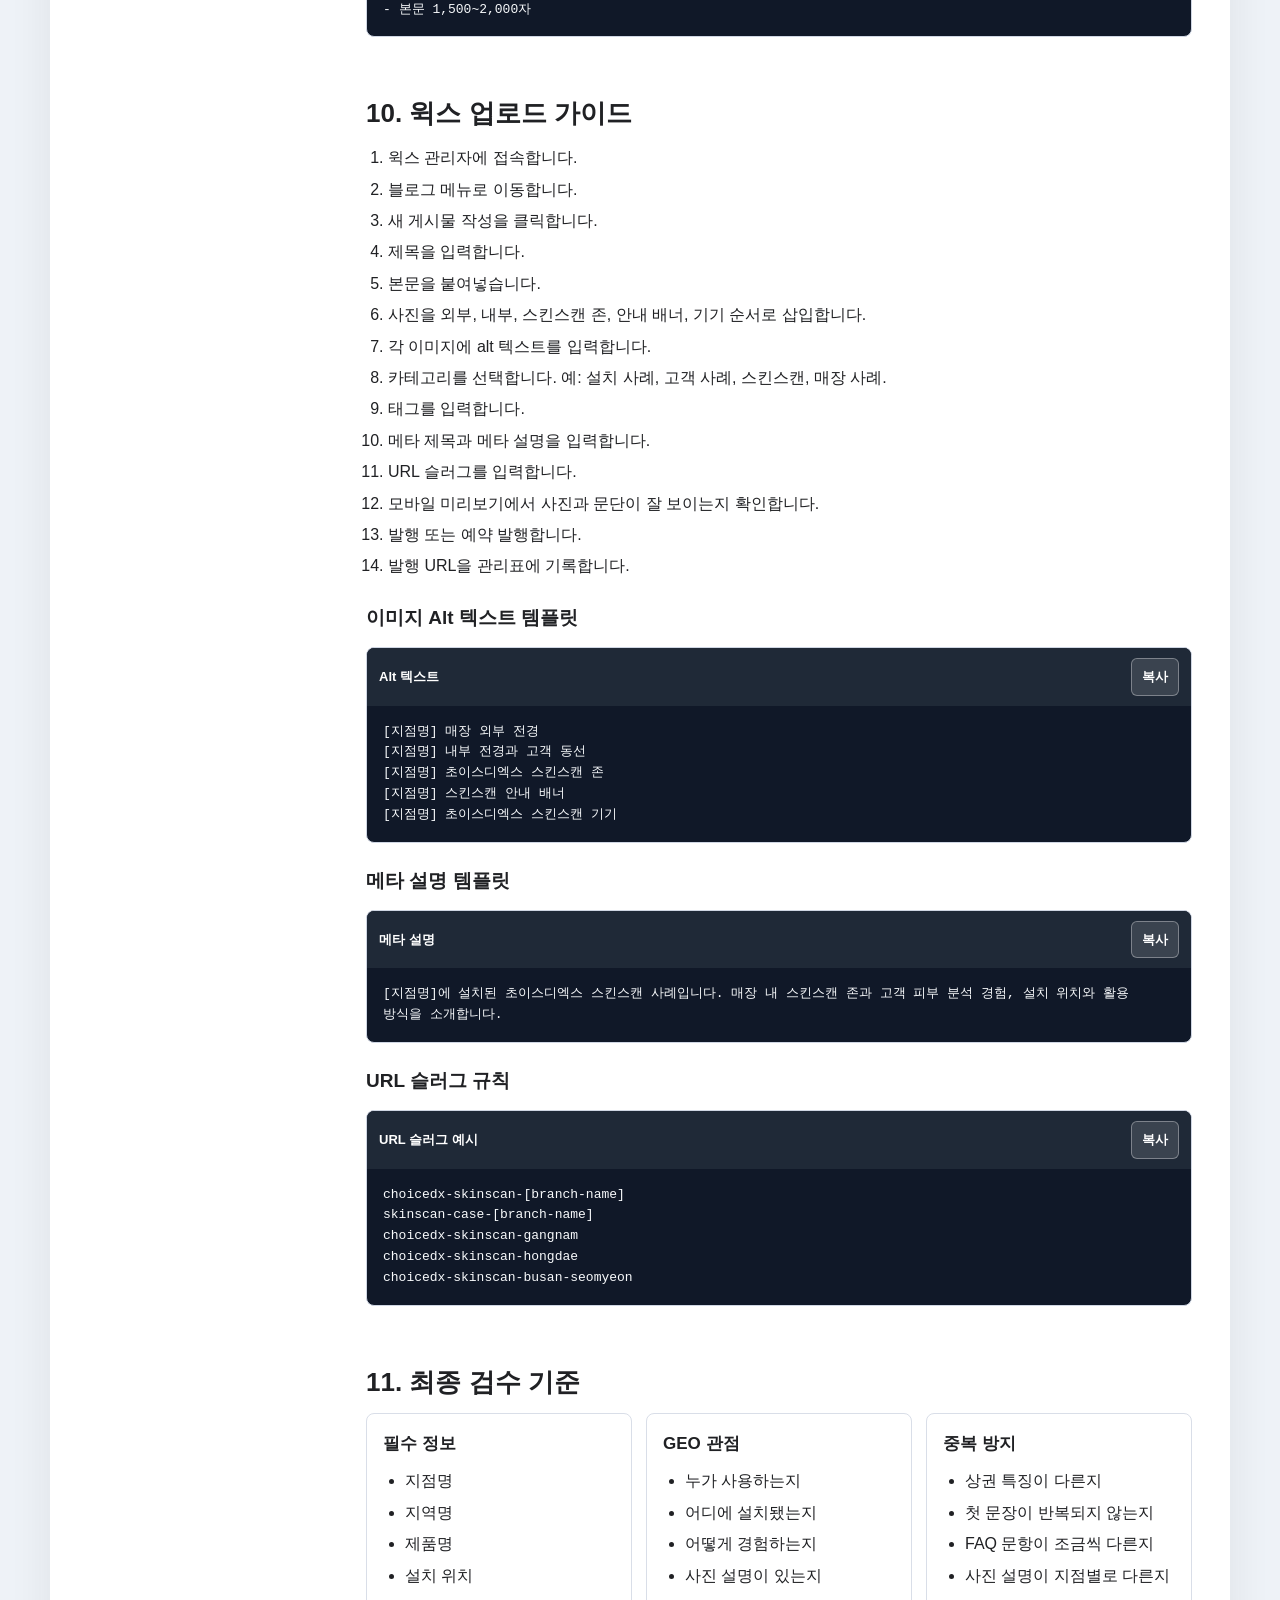
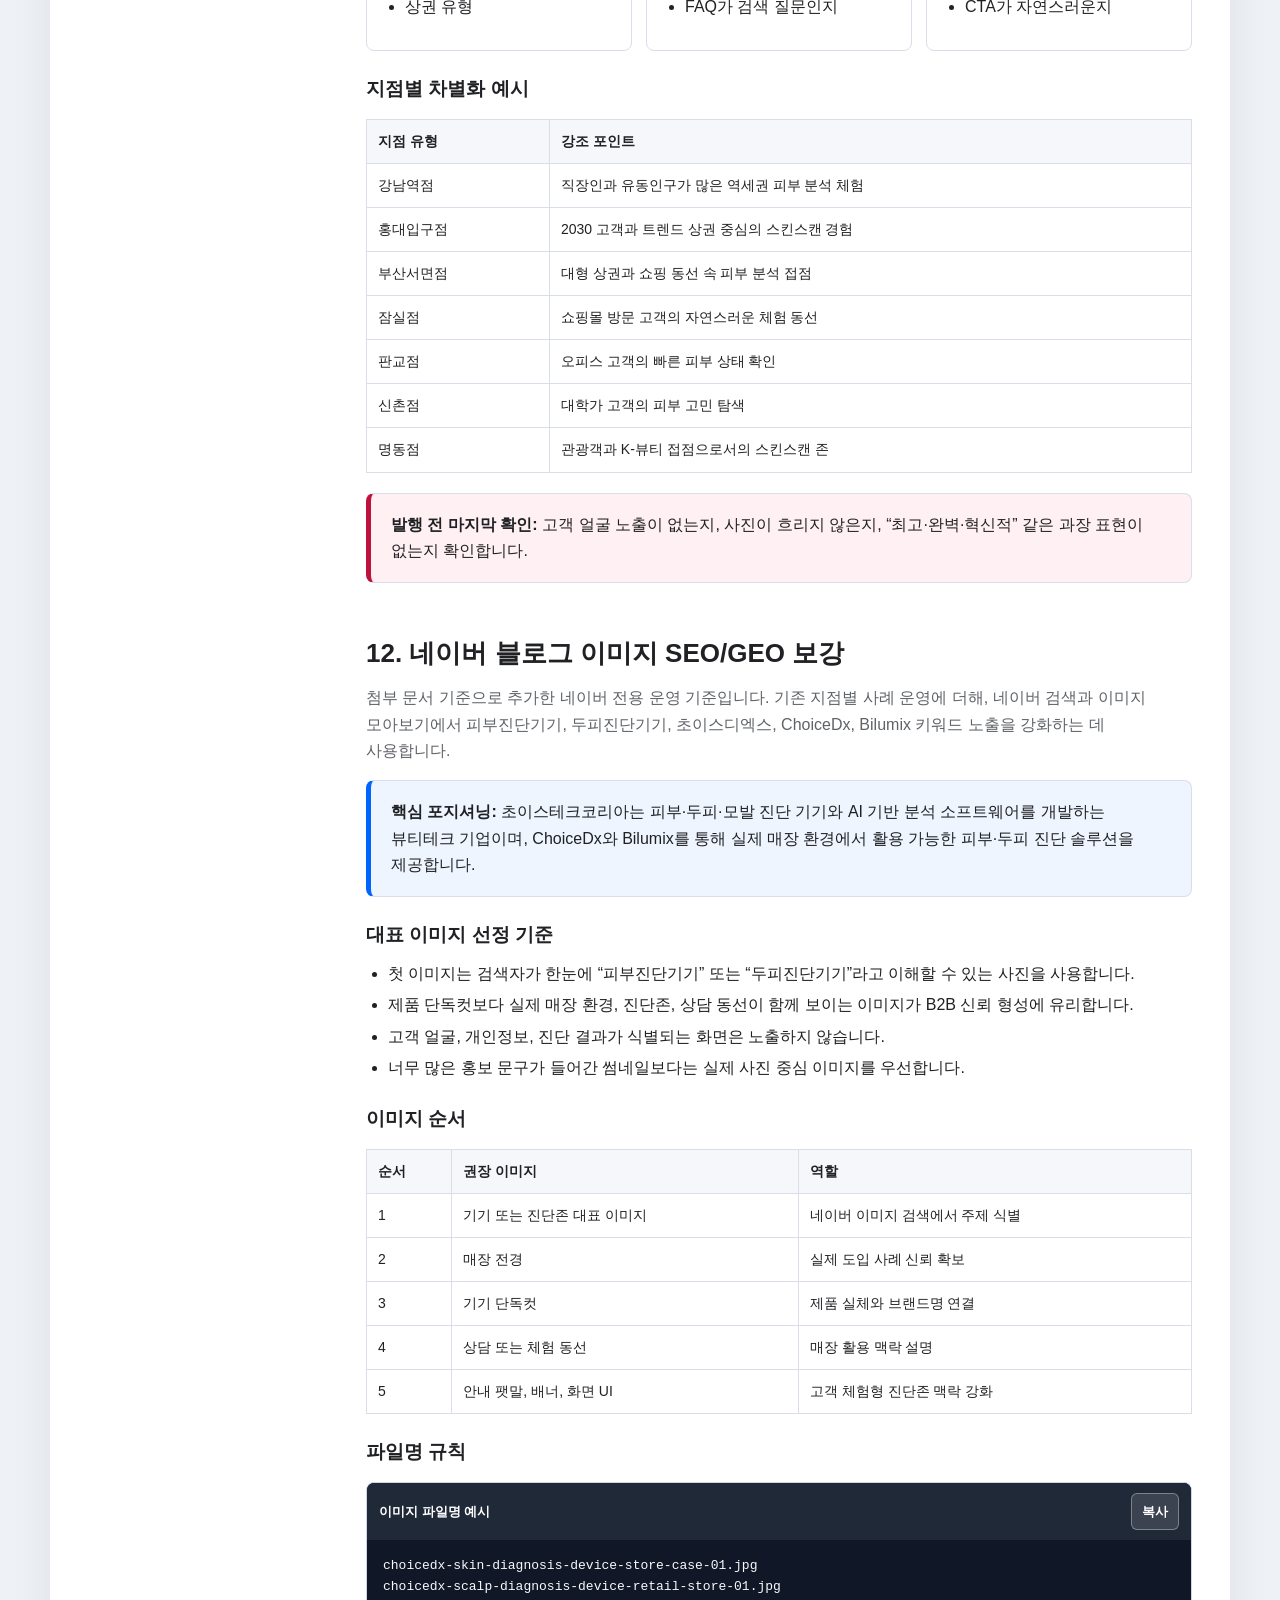
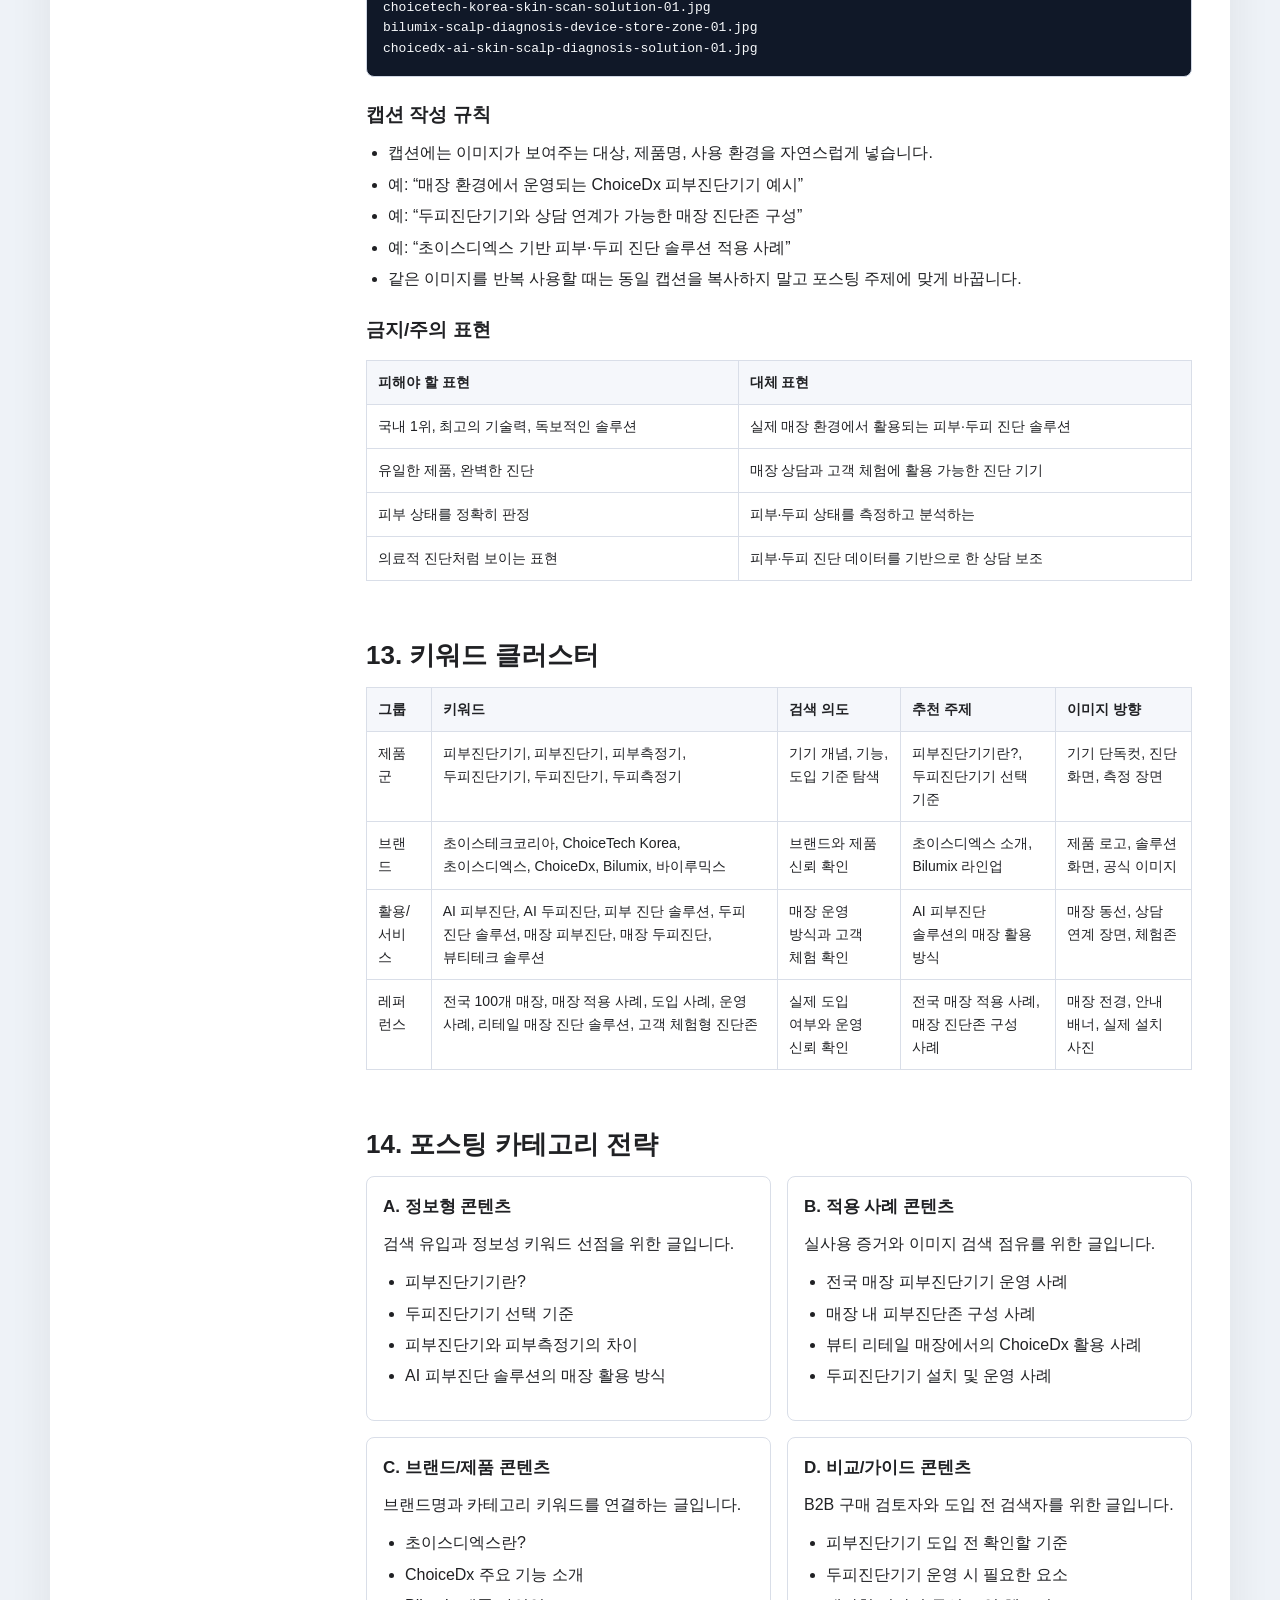
<file: benchmark/choicedx_100_store_geo_guidebook.html>
<!doctype html>
<html lang="ko">
<head>
  <meta charset="utf-8">
  <meta name="viewport" content="width=device-width, initial-scale=1">
  <title>초이스디엑스 스킨스캔 100개 지점 GEO 콘텐츠 운영 가이드북</title>
  <style>
    :root {
      --ink: #202124;
      --muted: #5f6368;
      --line: #d9dee8;
      --soft: #f5f7fb;
      --paper: #ffffff;
      --brand: #0064ff;
      --brand-dark: #0047b3;
      --accent: #b45309;
      --blue: #0064ff;
      --green-soft: #eef5ff;
      --amber-soft: #fff4df;
      --blue-soft: #eaf1ff;
      --rose-soft: #fff0f3;
      --shadow: 0 16px 40px rgba(32, 33, 36, 0.08);
    }

    * { box-sizing: border-box; }
    html {
      -webkit-print-color-adjust: exact;
      print-color-adjust: exact;
    }

    body {
      margin: 0;
      color: var(--ink);
      background: #eef2f7;
      font-family: -apple-system, BlinkMacSystemFont, "Segoe UI", "Noto Sans KR", "Apple SD Gothic Neo", Arial, sans-serif;
      line-height: 1.65;
      word-break: keep-all;
      overflow-wrap: anywhere;
    }

    a { color: var(--brand-dark); }

    .page {
      max-width: 1180px;
      margin: 0 auto;
      background: var(--paper);
      min-height: 100vh;
      box-shadow: var(--shadow);
    }

    .hero {
      padding: 60px 48px 52px;
      background: #050505;
      color: #fff;
    }

    .eyebrow {
      margin: 0 0 12px;
      font-size: 14px;
      font-weight: 800;
      letter-spacing: 0;
      opacity: 0.92;
    }

    h1 {
      margin: 0;
      max-width: 900px;
      font-size: 40px;
      line-height: 1.18;
      letter-spacing: 0;
      word-break: keep-all;
      overflow-wrap: anywhere;
    }

    .hero p {
      max-width: 780px;
      margin: 18px 0 0;
      font-size: 17px;
      opacity: 0.96;
    }

    .content {
      display: grid;
      grid-template-columns: 250px minmax(0, 1fr);
      gap: 28px;
      padding: 34px 38px 56px;
    }

    .sidebar {
      position: sticky;
      top: 0;
      align-self: start;
      padding: 18px;
      border: 1px solid var(--line);
      border-radius: 8px;
      background: #fff;
    }

    .sidebar h2 {
      margin: 0 0 10px;
      font-size: 15px;
    }

    .nav-group {
      margin: 14px 0 5px;
      color: var(--brand-dark);
      font-size: 12px;
      font-weight: 900;
    }

    .sidebar a {
      display: block;
      padding: 8px 0;
      color: var(--muted);
      text-decoration: none;
      font-size: 14px;
      border-top: 1px solid #edf0f5;
    }

    .sidebar a:first-of-type { border-top: 0; }
    .sidebar a:hover { color: var(--brand-dark); }

    main section {
      margin-bottom: 34px;
      padding-bottom: 4px;
    }

    .section-kicker {
      display: inline-flex;
      align-items: center;
      gap: 7px;
      margin-bottom: 10px;
      padding: 5px 9px;
      border-radius: 999px;
      background: var(--green-soft);
      color: var(--brand-dark);
      font-size: 12px;
      font-weight: 900;
    }

    .workflow {
      display: grid;
      grid-template-columns: repeat(5, minmax(0, 1fr));
      gap: 12px;
      margin: 18px 0 22px;
    }

    .step-card {
      border: 1px solid var(--line);
      border-top: 4px solid var(--brand);
      border-radius: 8px;
      padding: 14px;
      background: #fff;
      min-height: 156px;
    }

    .step-card .num {
      display: inline-grid;
      place-items: center;
      width: 28px;
      height: 28px;
      margin-bottom: 9px;
      border-radius: 50%;
      background: var(--brand);
      color: #fff;
      font-size: 13px;
      font-weight: 900;
    }

    .step-card strong {
      display: block;
      margin-bottom: 6px;
      line-height: 1.35;
    }

    .step-card span {
      display: block;
      color: var(--muted);
      font-size: 13px;
      line-height: 1.5;
    }

    .phase-strip {
      display: flex;
      flex-wrap: wrap;
      gap: 8px;
      margin: 14px 0 18px;
    }

    .phase-strip a {
      display: inline-flex;
      align-items: center;
      min-height: 38px;
      padding: 7px 11px;
      border: 1px solid var(--line);
      border-radius: 8px;
      background: #fff;
      color: var(--ink);
      text-decoration: none;
      font-size: 13px;
      font-weight: 800;
    }

    .task-table td:first-child {
      width: 92px;
      color: var(--brand-dark);
      font-weight: 900;
      white-space: nowrap;
    }

    h2 {
      margin: 0 0 14px;
      font-size: 26px;
      line-height: 1.3;
      letter-spacing: 0;
    }

    h3 {
      margin: 22px 0 10px;
      font-size: 19px;
      letter-spacing: 0;
    }

    p { margin: 0 0 12px; }

    .lead {
      color: var(--muted);
      font-size: 16px;
    }

    .band {
      border: 1px solid var(--line);
      border-left: 5px solid var(--brand);
      border-radius: 8px;
      padding: 18px 20px;
      background: #fff;
      margin: 16px 0;
    }

    .band.amber { border-left-color: var(--accent); background: var(--amber-soft); }
    .band.blue { border-left-color: var(--blue); background: var(--blue-soft); }
    .band.green { background: var(--green-soft); }
    .band.rose { border-left-color: #be123c; background: var(--rose-soft); }

    .grid-2 {
      display: grid;
      grid-template-columns: repeat(2, minmax(0, 1fr));
      gap: 16px;
    }

    .grid-3 {
      display: grid;
      grid-template-columns: repeat(3, minmax(0, 1fr));
      gap: 14px;
    }

    .card {
      border: 1px solid var(--line);
      border-radius: 8px;
      background: #fff;
      padding: 16px;
    }

    .card h3 {
      margin-top: 0;
      font-size: 17px;
    }

    ul, ol { padding-left: 22px; margin: 8px 0 14px; }
    li { margin: 5px 0; }

    table {
      width: 100%;
      border-collapse: collapse;
      margin: 14px 0 20px;
      font-size: 14px;
      background: #fff;
    }

    th, td {
      border: 1px solid var(--line);
      padding: 10px 11px;
      vertical-align: top;
      text-align: left;
    }

    th {
      background: var(--soft);
      font-weight: 800;
    }

    .checklist {
      display: grid;
      gap: 8px;
      margin: 14px 0;
    }

    .check {
      display: grid;
      grid-template-columns: 24px minmax(0, 1fr);
      gap: 10px;
      align-items: start;
      border: 1px solid #e7ebf2;
      padding: 10px 12px;
      border-radius: 8px;
      background: #fff;
    }

    .box {
      width: 18px;
      height: 18px;
      border: 2px solid var(--brand);
      border-radius: 4px;
      margin-top: 3px;
    }

    .prompt {
      position: relative;
      margin: 14px 0 22px;
      border: 1px solid #cfd6e3;
      border-radius: 8px;
      overflow: hidden;
      background: #101828;
    }

    .prompt-head {
      display: flex;
      align-items: center;
      justify-content: space-between;
      gap: 12px;
      padding: 10px 12px;
      background: #1f2937;
      color: #fff;
      font-size: 13px;
      font-weight: 800;
    }

    .copy-btn {
      appearance: none;
      border: 1px solid rgba(255, 255, 255, 0.34);
      border-radius: 6px;
      background: rgba(255, 255, 255, 0.12);
      color: #fff;
      padding: 7px 10px;
      font: inherit;
      font-weight: 800;
      cursor: pointer;
      white-space: nowrap;
    }

    pre {
      margin: 0;
      padding: 16px;
      overflow: auto;
      color: #f8fafc;
      font-size: 13px;
      line-height: 1.6;
      white-space: pre-wrap;
      word-break: keep-all;
    }

    code { font-family: Consolas, "SFMono-Regular", Menlo, monospace; }

    .pill {
      display: inline-block;
      border-radius: 999px;
      padding: 4px 9px;
      margin: 2px 4px 2px 0;
      background: var(--soft);
      border: 1px solid var(--line);
      color: var(--muted);
      font-size: 13px;
      font-weight: 700;
    }

    .footer {
      border-top: 1px solid var(--line);
      padding: 28px 48px 44px;
      color: var(--muted);
      background: #fafbfe;
      font-size: 14px;
    }

    @media (max-width: 900px) {
      .hero { padding: 38px 22px 34px; }
      h1 { font-size: 30px; }
      .hero p { font-size: 16px; }
      .workflow, .grid-2, .grid-3 { grid-template-columns: 1fr; }
      .content {
        grid-template-columns: 1fr;
        padding: 24px 20px 40px;
      }
      .sidebar { position: static; }
      table { font-size: 13px; }
      th, td { padding: 8px; }
    }

    @media print {
      body { background: #fff; }
      .page { box-shadow: none; max-width: none; }
      .sidebar, .copy-btn { display: none; }
      .content { display: block; padding: 24px; }
      .hero {
        color: #fff;
        background: #050505 !important;
        border-bottom: 0;
        -webkit-print-color-adjust: exact;
        print-color-adjust: exact;
      }
      .prompt { background: #fff; page-break-inside: avoid; }
      .prompt-head { color: #111; background: #eee; }
      pre { color: #111; border-top: 1px solid #ccc; }
      section { page-break-inside: avoid; }
    }
  </style>
</head>
<body>
  <div class="page">
    <header class="hero">
      <p class="eyebrow">CHOICEDX SKINSCAN GEO CONTENT PLAYBOOK</p>
      <h1>초이스디엑스 스킨스캔 100개 지점 콘텐츠 운영 가이드북</h1>
      <p>올리브영 000점처럼 지점별 설치 사례 100건을 제작하기 위한 실무형 안내서입니다. 담당자가 혼자서도 데일리, 위클리, 먼슬리 루틴에 맞춰 사진 수급부터 작성, 검수, 윅스 발행까지 진행할 수 있도록 구성했습니다.</p>
    </header>

    <div class="content">
      <nav class="sidebar" aria-label="목차">
        <h2>목차</h2>
        <div class="nav-group">1. 시작하기</div>
        <a href="#start-here">실행 순서</a>
        <a href="#overview">운영 개요</a>
        <a href="#schedule">10주 실행 일정</a>
        <a href="#monthly">먼슬리 운영</a>
        <a href="#weekly">위클리 운영</a>
        <a href="#daily">데일리 운영</a>
        <div class="nav-group">2. 제작 준비</div>
        <a href="#shooting">촬영 요청 가이드</a>
        <a href="#sheet">관리표</a>
        <a href="#structure">글 구조</a>
        <div class="nav-group">3. 작성과 발행</div>
        <a href="#prompts">복붙 프롬프트</a>
        <a href="#wix">윅스 업로드</a>
        <a href="#quality">검수 기준</a>
        <div class="nav-group">4. 네이버 확장</div>
        <a href="#naver-seo">네이버 이미지 SEO</a>
        <a href="#keyword-cluster">키워드 클러스터</a>
        <a href="#content-categories">포스팅 카테고리</a>
        <a href="#title-50">제목 50개</a>
        <a href="#cta-20">CTA 20개</a>
        <a href="#naver-calendar">월간 캘린더</a>
        <a href="#entity">엔티티 연결</a>
        <div class="nav-group">5. 바로 쓰기</div>
        <a href="#sample-posts">샘플 포스팅 3개</a>
      </nav>

      <main>
        <section id="start-here">
          <span class="section-kicker">START HERE</span>
          <h2>먼저 이 순서대로 진행하세요</h2>
          <p class="lead">처음 담당자가 이 문서를 받았다면 아래 5단계만 따라가면 됩니다. 세부 설명은 각 단계의 링크로 이동해서 확인하세요.</p>
          <div class="workflow">
            <div class="step-card">
              <span class="num">1</span>
              <strong>지점 리스트 만들기</strong>
              <span>지점명, 지역, 상권 유형, 설치 위치, 사진 상태를 먼저 입력합니다.</span>
            </div>
            <div class="step-card">
              <span class="num">2</span>
              <strong>사진 요청하기</strong>
              <span>촬영 요청문을 복사해 외부, 내부, 진단존, 안내물, 기기 사진을 받습니다.</span>
            </div>
            <div class="step-card">
              <span class="num">3</span>
              <strong>글 초안 만들기</strong>
              <span>지점 정보를 프롬프트에 넣고 본문, 이미지 설명, 태그를 생성합니다.</span>
            </div>
            <div class="step-card">
              <span class="num">4</span>
              <strong>검수 후 발행하기</strong>
              <span>중복 문장, 과장 표현, 캡션, CTA, 모바일 화면을 확인합니다.</span>
            </div>
            <div class="step-card">
              <span class="num">5</span>
              <strong>네이버용으로 확장하기</strong>
              <span>이미지 SEO 기준, 제목 50개, 샘플 포스팅을 활용해 검색 자산을 넓힙니다.</span>
            </div>
          </div>
          <div class="phase-strip" aria-label="주요 작업 바로가기">
            <a href="#sheet">관리표 만들기</a>
            <a href="#shooting">사진 요청문 복사</a>
            <a href="#prompts">작성 프롬프트 복사</a>
            <a href="#quality">발행 전 검수</a>
            <a href="#sample-posts">샘플 포스팅 복사</a>
          </div>
        </section>

        <section id="overview">
          <span class="section-kicker">STEP 1 · 운영 방향</span>
          <h2>1. 운영 개요</h2>
          <p class="lead">이번 캠페인의 핵심은 “100곳 설치”라는 숫자보다, 각 지점이 실제로 초이스디엑스 스킨스캔을 운영 중이라는 현장 증거를 하나씩 쌓는 것입니다.</p>
          <div class="band green">
            <strong>한 줄 원칙:</strong> 한 지점당 하나의 글, 하나의 상권 특징, 하나의 활용 포인트만 잡습니다.
          </div>
          <table>
            <thead>
              <tr>
                <th>구분</th>
                <th>내용</th>
              </tr>
            </thead>
            <tbody>
              <tr>
                <td>콘텐츠 유형</td>
                <td>지점별 설치 사례형 블로그 또는 고객 사례</td>
              </tr>
              <tr>
                <td>발행 목표</td>
                <td>초이스디엑스 스킨스캔 설치 지점 100건 포스팅</td>
              </tr>
              <tr>
                <td>권장 일정</td>
                <td>10주 100건. 첫 2주 10건 파일럿 후 나머지 90건 확장</td>
              </tr>
              <tr>
                <td>플랫폼</td>
                <td>윅스 블로그 또는 고객 사례 페이지</td>
              </tr>
              <tr>
                <td>성과 기준</td>
                <td>발행 수, 색인 여부, 지점명 검색 노출, 내부 링크, 문의 전환</td>
              </tr>
            </tbody>
          </table>

          <h3>월 10건 플랜과 2개월 집중 플랜의 차이</h3>
          <table>
            <thead>
              <tr>
                <th>플랜</th>
                <th>추천 상황</th>
                <th>장점</th>
                <th>주의점</th>
              </tr>
            </thead>
            <tbody>
              <tr>
                <td>월 10건</td>
                <td>사진 수급이 느리거나 내부 검수가 까다로운 경우</td>
                <td>품질 관리가 쉽고 중복 위험이 낮음</td>
                <td>100건 완성까지 약 10개월 소요</td>
              </tr>
              <tr>
                <td>2개월 100건</td>
                <td>빠르게 GEO 점유율과 설치 규모감을 만들고 싶은 경우</td>
                <td>짧은 기간에 “국내 100곳 설치” 메시지 형성</td>
                <td>사진, 작성, 검수 담당의 작업량이 큼</td>
              </tr>
              <tr>
                <td>10주 100건</td>
                <td>파일럿 검증 후 공격적으로 확장하고 싶은 경우</td>
                <td>현실성과 속도의 균형이 좋음</td>
                <td>매주 10~15건 발행 루틴 유지 필요</td>
              </tr>
            </tbody>
          </table>
        </section>

        <section id="schedule">
          <span class="section-kicker">STEP 2 · 일정 잡기</span>
          <h2>2. 10주 실행 일정</h2>
          <table>
            <thead>
              <tr>
                <th>주차</th>
                <th>발행 목표</th>
                <th>담당자 할 일</th>
              </tr>
            </thead>
            <tbody>
              <tr><td>1주차</td><td>5건</td><td>대표 지점 5곳 선정, 사진 정리, 첫 포맷 확정</td></tr>
              <tr><td>2주차</td><td>5건</td><td>대표 지점 5곳 추가 발행, 제목과 FAQ 패턴 점검</td></tr>
              <tr><td>3주차</td><td>12건</td><td>수도권 주요 지점 발행, 지역명과 지점명 키워드 강화</td></tr>
              <tr><td>4주차</td><td>13건</td><td>서울/경기 핵심 상권 발행, 역세권·오피스·쇼핑몰형 구분</td></tr>
              <tr><td>5주차</td><td>12건</td><td>광역시 지점 발행, 부산·대구·대전·광주 등 지역 키워드 확보</td></tr>
              <tr><td>6주차</td><td>13건</td><td>지방 핵심 지점 발행, 지역별 설치 사례 확장</td></tr>
              <tr><td>7주차</td><td>12건</td><td>쇼핑몰·대학가·유동인구 상권 발행, 고객 체험 중심 강화</td></tr>
              <tr><td>8주차</td><td>13건</td><td>주거상권·지역밀착형 지점 발행, 접근성과 재방문 맥락 강화</td></tr>
              <tr><td>9주차</td><td>10건</td><td>잔여 지점 발행, 중복 표현 제거, 내부 링크 정리</td></tr>
              <tr><td>10주차</td><td>10건</td><td>100건 완료, 총정리 콘텐츠 작성, 전체 URL 목록 정리</td></tr>
            </tbody>
          </table>
          <div class="band amber">
            <strong>운영 팁:</strong> 10건마다 “지역별 설치 사례 모음” 또는 “상권별 스킨스캔 활용 사례” 허브 글을 별도로 만들면 내부 링크와 AI 검색 맥락이 좋아집니다.
          </div>
        </section>

        <section id="monthly">
          <span class="section-kicker">STEP 3 · 월간 루틴</span>
          <h2>3. 먼슬리 운영 체크리스트</h2>
          <p class="lead">매월 초에는 이번 달 발행 지점과 사진 수급 상태를 먼저 확정합니다. 월 10건 플랜을 선택했다면 이 표가 그대로 월간 운영표가 됩니다.</p>
          <div class="checklist">
            <div class="check"><span class="box"></span><span>이번 달 발행할 지점 10~50곳을 확정한다.</span></div>
            <div class="check"><span class="box"></span><span>각 지점의 지역, 주소, 상권 유형, 고객층, 설치 위치를 관리표에 입력한다.</span></div>
            <div class="check"><span class="box"></span><span>사진 누락 지점을 표시하고 촬영 담당자에게 요청한다.</span></div>
            <div class="check"><span class="box"></span><span>이번 달 메인 테마를 정한다. 예: 수도권, 광역시, 쇼핑몰, 대학가, 주거상권.</span></div>
            <div class="check"><span class="box"></span><span>10건마다 발행할 허브 글 주제를 미리 정한다.</span></div>
            <div class="check"><span class="box"></span><span>지난달 성과가 좋았던 제목, FAQ, CTA 패턴을 다음 달 글에 반영한다.</span></div>
          </div>

          <h3>월 10건 운영 예시</h3>
          <table>
            <thead>
              <tr>
                <th>주차</th>
                <th>작업</th>
              </tr>
            </thead>
            <tbody>
              <tr><td>1주차</td><td>지점 10곳 사진과 정보 수집</td></tr>
              <tr><td>2주차</td><td>5건 초안 작성</td></tr>
              <tr><td>3주차</td><td>5건 초안 작성, 전체 검수</td></tr>
              <tr><td>4주차</td><td>예약 발행, URL 기록, 성과 점검</td></tr>
            </tbody>
          </table>
        </section>

        <section id="weekly">
          <span class="section-kicker">STEP 4 · 주간 루틴</span>
          <h2>4. 위클리 운영 체크리스트</h2>
          <div class="grid-2">
            <div class="card">
              <h3>월요일</h3>
              <ul>
                <li>이번 주 발행 지점을 확정합니다.</li>
                <li>사진 파일명과 지점명을 맞춥니다.</li>
                <li>상권 유형과 메인 테마를 지정합니다.</li>
              </ul>
            </div>
            <div class="card">
              <h3>화요일</h3>
              <ul>
                <li>초안 작성 프롬프트로 1차 본문을 만듭니다.</li>
                <li>사진 설명과 이미지 alt 텍스트를 생성합니다.</li>
                <li>제목 후보 5개 중 1개를 고릅니다.</li>
              </ul>
            </div>
            <div class="card">
              <h3>수요일</h3>
              <ul>
                <li>중복 방지 프롬프트로 문장 구조를 다듬습니다.</li>
                <li>지점별 상권 특징이 드러나는지 확인합니다.</li>
                <li>FAQ를 지점 맥락에 맞게 수정합니다.</li>
              </ul>
            </div>
            <div class="card">
              <h3>목요일</h3>
              <ul>
                <li>품질 검수 프롬프트로 최종본을 확인합니다.</li>
                <li>윅스에 게시물을 등록하고 모바일 미리보기를 봅니다.</li>
                <li>예약 발행 시간을 설정합니다.</li>
              </ul>
            </div>
            <div class="card">
              <h3>금요일</h3>
              <ul>
                <li>발행 URL을 관리표에 기록합니다.</li>
                <li>이미 발행된 관련 글로 내부 링크를 연결합니다.</li>
                <li>다음 주 사진 누락 지점을 다시 요청합니다.</li>
              </ul>
            </div>
            <div class="card">
              <h3>매주 점검</h3>
              <ul>
                <li>발행 완료 수</li>
                <li>사진 누락 지점</li>
                <li>작성 대기 지점</li>
                <li>색인 확인 필요 URL</li>
                <li>성과 좋은 제목 패턴</li>
              </ul>
            </div>
          </div>
        </section>

        <section id="daily">
          <span class="section-kicker">STEP 5 · 일간 루틴</span>
          <h2>5. 데일리 운영 체크리스트</h2>
          <p class="lead">하루에 한 지점씩 처리한다고 생각하면 부담이 줄어듭니다. 아래 순서대로 진행하세요.</p>
          <ol>
            <li>오늘 작업할 지점 1곳을 고릅니다.</li>
            <li>지점명, 지역, 상권 유형, 고객층, 설치 위치가 비어 있지 않은지 확인합니다.</li>
            <li>사진 5종이 모두 있는지 확인합니다.</li>
            <li>초안 작성 프롬프트에 지점 정보를 넣고 본문을 생성합니다.</li>
            <li>사진 설명 프롬프트로 이미지 설명과 alt 텍스트를 만듭니다.</li>
            <li>중복 방지 프롬프트로 문장을 한 번 더 다듬습니다.</li>
            <li>품질 검수 프롬프트로 최종 확인합니다.</li>
            <li>윅스에 업로드하고 모바일 미리보기를 확인합니다.</li>
            <li>발행 또는 예약 발행 후 URL을 관리표에 입력합니다.</li>
          </ol>
          <div class="band blue">
            <strong>데일리 기준:</strong> “완벽한 글 1개”보다 “실제 지점 정보가 분명한 글 1개”가 중요합니다. 지점명, 지역, 제품명, 설치 위치, 사진 설명이 명확하면 기본 품질은 확보됩니다.
          </div>
        </section>

        <section id="shooting">
          <h2>6. 촬영 요청 가이드</h2>
          <p class="lead">촬영 담당자에게 아래 문구를 그대로 보내면 됩니다.</p>
          <div class="prompt">
            <div class="prompt-head">
              <span>촬영 요청 메시지</span>
              <button class="copy-btn" data-copy="shooting-prompt">복사</button>
            </div>
            <pre id="shooting-prompt"><code>[초이스디엑스 스킨스캔 설치 지점 촬영 요청]

아래 사진을 지점별로 촬영 부탁드립니다.

1. 매장 외부 정면 사진
- 지점명 또는 간판이 보이게 촬영
- 가능하면 입구 전체가 나오도록 촬영

2. 정면 촬영이 어려운 경우
- 간판이 잘 보이는 측면 사진 촬영
- 지점 식별이 가능해야 합니다

3. 매장 내부 전경 사진
- 고객 동선이 보이도록 넓게 촬영
- 매장 분위기가 자연스럽게 보이면 좋습니다

4. 스킨스캔 존 사진
- 초이스디엑스 스킨스캔이 설치된 공간 전체 촬영
- 주변 진열대나 체험 공간이 함께 보이면 좋습니다

5. 스킨스캔 존 안내 팻말 또는 배너 사진
- 안내 문구가 읽히도록 정면에서 촬영
- 흐림 없이 선명하게 촬영

6. 스킨스캔 기기 사진
- 기기 전면이 잘 보이도록 촬영
- 로고나 화면이 있다면 함께 보이게 촬영

촬영 시 주의사항:
- 고객 얼굴이 나오지 않게 촬영
- 고객이 나온 경우 모자이크 처리 필요
- 너무 어둡거나 흔들린 사진은 사용이 어렵습니다
- 가로 사진과 세로 사진을 모두 1장 이상 촬영해 주세요</code></pre>
          </div>
        </section>

        <section id="sheet">
          <h2>7. 관리표 컬럼</h2>
          <p class="lead">구글시트나 엑셀 첫 행에 아래 항목을 그대로 넣으면 됩니다.</p>
          <div class="prompt">
            <div class="prompt-head">
              <span>관리표 헤더</span>
              <button class="copy-btn" data-copy="sheet-columns">복사</button>
            </div>
            <pre id="sheet-columns"><code>No
지점명
지역
주소
상권 유형
주요 고객층
스킨스캔 설치 위치
사진 확보 여부
외부 사진 파일명
내부 사진 파일명
스킨스캔 존 사진 파일명
안내 배너 사진 파일명
기기 사진 파일명
포스팅 메인 테마
작성 상태
검수 상태
발행일
발행 URL
색인 확인
비고</code></pre>
          </div>
          <h3>상권 유형 표준값</h3>
          <p>
            <span class="pill">역세권</span>
            <span class="pill">오피스상권</span>
            <span class="pill">대학가</span>
            <span class="pill">쇼핑몰</span>
            <span class="pill">주거상권</span>
            <span class="pill">관광상권</span>
            <span class="pill">대형매장</span>
            <span class="pill">신규매장</span>
            <span class="pill">지역밀착형</span>
          </p>
        </section>

        <section id="structure">
          <h2>8. 지점별 글 구조</h2>
          <table>
            <thead>
              <tr>
                <th>순서</th>
                <th>섹션</th>
                <th>작성 포인트</th>
              </tr>
            </thead>
            <tbody>
              <tr><td>1</td><td>제목</td><td>지점명과 초이스디엑스 스킨스캔을 포함합니다.</td></tr>
              <tr><td>2</td><td>도입</td><td>어느 지역의 어떤 지점인지 짧게 소개합니다.</td></tr>
              <tr><td>3</td><td>지점 소개</td><td>상권 유형과 주요 고객층을 설명합니다.</td></tr>
              <tr><td>4</td><td>설치 위치</td><td>고객 동선에서 스킨스캔 존이 어떻게 보이는지 씁니다.</td></tr>
              <tr><td>5</td><td>고객 경험 흐름</td><td>방문, 확인, 분석, 결과 확인, 제품 탐색 순서로 설명합니다.</td></tr>
              <tr><td>6</td><td>지점별 활용 포인트</td><td>해당 지점만의 상권 특징을 하나만 강조합니다.</td></tr>
              <tr><td>7</td><td>사진 설명</td><td>외부, 내부, 스킨스캔 존, 안내물, 기기 사진 설명을 넣습니다.</td></tr>
              <tr><td>8</td><td>FAQ</td><td>검색 질문처럼 4개를 구성합니다.</td></tr>
              <tr><td>9</td><td>CTA</td><td>도입 문의 또는 설치 상담으로 마무리합니다.</td></tr>
            </tbody>
          </table>

          <h3>제목 템플릿</h3>
          <div class="prompt">
            <div class="prompt-head">
              <span>제목 템플릿</span>
              <button class="copy-btn" data-copy="title-templates">복사</button>
            </div>
            <pre id="title-templates"><code>[지점명] 초이스디엑스 스킨스캔 설치 사례
[지점명]에서 만나는 초이스디엑스 피부 분석 경험
[지점명] 스킨스캔 존 운영 사례
초이스디엑스 스킨스캔, [지점명]에 설치되었습니다
[지역] 피부 분석 체험 공간, [지점명] 스킨스캔 설치 사례
[지점명] 고객이 경험하는 초이스디엑스 스킨스캔
[지점명] 피부 분석 기기 도입 사례: 초이스디엑스 스킨스캔
[상권 유형] 매장에서 활용되는 초이스디엑스 스킨스캔 사례</code></pre>
          </div>
        </section>

        <section id="prompts">
          <h2>9. 복붙 프롬프트 모음</h2>
          <h3>지점별 블로그 글 작성 프롬프트</h3>
          <div class="prompt">
            <div class="prompt-head">
              <span>메인 작성 프롬프트</span>
              <button class="copy-btn" data-copy="main-writing-prompt">복사</button>
            </div>
            <pre id="main-writing-prompt"><code>너는 B2B 뷰티테크 브랜드의 콘텐츠 마케터야.

아래 정보를 바탕으로 윅스 블로그에 올릴 고객 사례형 포스팅을 작성해줘.

목표:
- 초이스테크코리아의 초이스디엑스 스킨스캔이 실제 지점에 설치되어 운영 중이라는 사실을 자연스럽게 보여준다.
- 단순 홍보글이 아니라 지점별 설치 사례처럼 읽히게 한다.
- GEO, SEO, AI 검색 최적화를 고려해서 “누가, 어디서, 어떤 제품을, 어떻게 활용하는지”를 명확하게 쓴다.
- 과장 표현은 피하고, 실제 매장 경험 중심으로 작성한다.

제품명:
초이스디엑스 스킨스캔

브랜드/회사:
초이스테크코리아

지점명:
[여기에 지점명 입력]

지역:
[여기에 지역 입력]

상권 유형:
[역세권 / 오피스상권 / 대학가 / 쇼핑몰 / 주거상권 / 관광상권 등 입력]

주요 고객층:
[예: 2030 여성, 직장인, 유동인구, 지역 주민 등]

스킨스캔 설치 위치:
[예: 매장 입구 근처, 체험존, 화장품 진열대 인근 등]

사진 구성:
- 매장 외부 사진
- 매장 내부 전경 사진
- 스킨스캔 존 사진
- 안내 팻말 또는 배너 사진
- 스킨스캔 기기 사진

본문 구성:
1. 제목 5개 제안
2. 메타 설명 1개
3. 본문
   - 도입
   - 지점 소개
   - 초이스디엑스 스킨스캔 설치 위치
   - 고객이 경험하는 흐름
   - 이 지점에서의 활용 포인트
   - 사진별 설명 문장
   - FAQ 4개
   - 마무리 CTA
4. 이미지 alt 텍스트 5개
5. 태그 10개

작성 조건:
- 한국어로 작성
- 자연스럽고 신뢰감 있는 톤
- “최고”, “완벽”, “혁신적” 같은 과장어는 피하기
- 지점명과 제품명을 본문에 자연스럽게 반복
- 각 문단은 짧게 작성
- 실제 설치 사례처럼 읽히게 작성
- 본문 길이는 1,200~1,800자 정도</code></pre>
          </div>

          <h3>사진 설명 생성 프롬프트</h3>
          <div class="prompt">
            <div class="prompt-head">
              <span>사진 설명 프롬프트</span>
              <button class="copy-btn" data-copy="photo-caption-prompt">복사</button>
            </div>
            <pre id="photo-caption-prompt"><code>아래 사진 정보를 바탕으로 윅스 블로그에 넣을 사진 설명 문장을 작성해줘.

조건:
- 각 사진 설명은 1~2문장
- 실제 설치 사례처럼 신뢰감 있게 작성
- 지점명과 초이스디엑스 스킨스캔을 자연스럽게 포함
- 과장 없이 현장감 있게 작성

지점명:
[지점명]

사진 목록:
1. 매장 외부 정면 사진
2. 매장 내부 전경 사진
3. 스킨스캔 존 사진
4. 스킨스캔 안내 팻말 또는 배너 사진
5. 스킨스캔 기기 사진

각 사진별로 블로그 본문에 넣을 설명 문장을 작성해줘.</code></pre>
          </div>

          <h3>품질 검수 프롬프트</h3>
          <div class="prompt">
            <div class="prompt-head">
              <span>검수 프롬프트</span>
              <button class="copy-btn" data-copy="review-prompt">복사</button>
            </div>
            <pre id="review-prompt"><code>아래 블로그 글을 GEO, SEO, 고객 사례 관점에서 검수해줘.

검수 기준:
1. 지점명, 지역명, 제품명이 명확하게 들어갔는지
2. 실제 설치 사례처럼 읽히는지
3. 같은 문장이 반복되거나 기계적으로 보이지 않는지
4. 과장 표현이 없는지
5. 사진 설명이 자연스러운지
6. FAQ가 검색 질문처럼 구성되어 있는지
7. 초이스디엑스 스킨스캔의 활용 맥락이 분명한지
8. 제목과 메타 설명이 적절한지

출력:
- 개선이 필요한 부분
- 수정 제안
- 최종 제목 추천 3개
- 메타 설명 추천 1개
- 더 자연스럽게 다듬은 최종 본문

검수할 글:
[여기에 본문 붙여넣기]</code></pre>
          </div>

          <h3>중복 방지 프롬프트</h3>
          <div class="prompt">
            <div class="prompt-head">
              <span>중복 방지 프롬프트</span>
              <button class="copy-btn" data-copy="duplicate-prompt">복사</button>
            </div>
            <pre id="duplicate-prompt"><code>아래 블로그 글이 이전 설치 사례 글들과 너무 비슷하게 느껴지지 않도록 문장 구조와 강조점을 바꿔줘.

조건:
- 제품명과 지점명은 유지
- 사실관계는 유지
- 과장 표현은 추가하지 않기
- 이 지점의 상권 유형과 고객층이 더 잘 드러나게 수정
- 고객 사례처럼 자연스럽게 읽히게 수정
- FAQ 문항도 조금 다르게 바꾸기

지점 정보:
지점명: [지점명]
지역: [지역]
상권 유형: [상권 유형]
주요 고객층: [주요 고객층]

기존 글:
[본문 붙여넣기]</code></pre>
          </div>

          <h3>10건 단위 허브 글 프롬프트</h3>
          <div class="prompt">
            <div class="prompt-head">
              <span>허브 글 프롬프트</span>
              <button class="copy-btn" data-copy="hub-prompt">복사</button>
            </div>
            <pre id="hub-prompt"><code>너는 B2B 뷰티테크 브랜드의 콘텐츠 마케터야.

아래 10개 지점별 설치 사례를 바탕으로 허브형 블로그 글을 작성해줘.

목표:
- 초이스디엑스 스킨스캔이 여러 지점에서 실제 운영되고 있다는 점을 보여준다.
- 각 지점 사례로 내부 링크를 걸 수 있는 요약 콘텐츠를 만든다.
- GEO 관점에서 지역, 상권, 활용 방식이 다양하다는 점을 강조한다.

포함할 지점:
1. [지점명 / 지역 / 상권 유형 / URL]
2. [지점명 / 지역 / 상권 유형 / URL]
3. [지점명 / 지역 / 상권 유형 / URL]
4. [지점명 / 지역 / 상권 유형 / URL]
5. [지점명 / 지역 / 상권 유형 / URL]
6. [지점명 / 지역 / 상권 유형 / URL]
7. [지점명 / 지역 / 상권 유형 / URL]
8. [지점명 / 지역 / 상권 유형 / URL]
9. [지점명 / 지역 / 상권 유형 / URL]
10. [지점명 / 지역 / 상권 유형 / URL]

본문 구성:
1. 제목 5개
2. 메타 설명
3. 도입
4. 10개 지점 요약
5. 상권별 활용 차이
6. 초이스디엑스 스킨스캔이 오프라인 매장에서 갖는 의미
7. FAQ 5개
8. 마무리 CTA

조건:
- 한국어
- 과장 없이 신뢰감 있게
- 내부 링크를 넣기 좋은 구조
- 본문 1,500~2,000자</code></pre>
          </div>
        </section>

        <section id="wix">
          <h2>10. 윅스 업로드 가이드</h2>
          <ol>
            <li>윅스 관리자에 접속합니다.</li>
            <li>블로그 메뉴로 이동합니다.</li>
            <li>새 게시물 작성을 클릭합니다.</li>
            <li>제목을 입력합니다.</li>
            <li>본문을 붙여넣습니다.</li>
            <li>사진을 외부, 내부, 스킨스캔 존, 안내 배너, 기기 순서로 삽입합니다.</li>
            <li>각 이미지에 alt 텍스트를 입력합니다.</li>
            <li>카테고리를 선택합니다. 예: 설치 사례, 고객 사례, 스킨스캔, 매장 사례.</li>
            <li>태그를 입력합니다.</li>
            <li>메타 제목과 메타 설명을 입력합니다.</li>
            <li>URL 슬러그를 입력합니다.</li>
            <li>모바일 미리보기에서 사진과 문단이 잘 보이는지 확인합니다.</li>
            <li>발행 또는 예약 발행합니다.</li>
            <li>발행 URL을 관리표에 기록합니다.</li>
          </ol>

          <h3>이미지 Alt 텍스트 템플릿</h3>
          <div class="prompt">
            <div class="prompt-head">
              <span>Alt 텍스트</span>
              <button class="copy-btn" data-copy="alt-template">복사</button>
            </div>
            <pre id="alt-template"><code>[지점명] 매장 외부 전경
[지점명] 내부 전경과 고객 동선
[지점명] 초이스디엑스 스킨스캔 존
[지점명] 스킨스캔 안내 배너
[지점명] 초이스디엑스 스킨스캔 기기</code></pre>
          </div>

          <h3>메타 설명 템플릿</h3>
          <div class="prompt">
            <div class="prompt-head">
              <span>메타 설명</span>
              <button class="copy-btn" data-copy="meta-template">복사</button>
            </div>
            <pre id="meta-template"><code>[지점명]에 설치된 초이스디엑스 스킨스캔 사례입니다. 매장 내 스킨스캔 존과 고객 피부 분석 경험, 설치 위치와 활용 방식을 소개합니다.</code></pre>
          </div>

          <h3>URL 슬러그 규칙</h3>
          <div class="prompt">
            <div class="prompt-head">
              <span>URL 슬러그 예시</span>
              <button class="copy-btn" data-copy="slug-template">복사</button>
            </div>
            <pre id="slug-template"><code>choicedx-skinscan-[branch-name]
skinscan-case-[branch-name]
choicedx-skinscan-gangnam
choicedx-skinscan-hongdae
choicedx-skinscan-busan-seomyeon</code></pre>
          </div>
        </section>

        <section id="quality">
          <h2>11. 최종 검수 기준</h2>
          <div class="grid-3">
            <div class="card">
              <h3>필수 정보</h3>
              <ul>
                <li>지점명</li>
                <li>지역명</li>
                <li>제품명</li>
                <li>설치 위치</li>
                <li>상권 유형</li>
              </ul>
            </div>
            <div class="card">
              <h3>GEO 관점</h3>
              <ul>
                <li>누가 사용하는지</li>
                <li>어디에 설치됐는지</li>
                <li>어떻게 경험하는지</li>
                <li>사진 설명이 있는지</li>
                <li>FAQ가 검색 질문인지</li>
              </ul>
            </div>
            <div class="card">
              <h3>중복 방지</h3>
              <ul>
                <li>상권 특징이 다른지</li>
                <li>첫 문장이 반복되지 않는지</li>
                <li>FAQ 문항이 조금씩 다른지</li>
                <li>사진 설명이 지점별로 다른지</li>
                <li>CTA가 자연스러운지</li>
              </ul>
            </div>
          </div>

          <h3>지점별 차별화 예시</h3>
          <table>
            <thead>
              <tr>
                <th>지점 유형</th>
                <th>강조 포인트</th>
              </tr>
            </thead>
            <tbody>
              <tr><td>강남역점</td><td>직장인과 유동인구가 많은 역세권 피부 분석 체험</td></tr>
              <tr><td>홍대입구점</td><td>2030 고객과 트렌드 상권 중심의 스킨스캔 경험</td></tr>
              <tr><td>부산서면점</td><td>대형 상권과 쇼핑 동선 속 피부 분석 접점</td></tr>
              <tr><td>잠실점</td><td>쇼핑몰 방문 고객의 자연스러운 체험 동선</td></tr>
              <tr><td>판교점</td><td>오피스 고객의 빠른 피부 상태 확인</td></tr>
              <tr><td>신촌점</td><td>대학가 고객의 피부 고민 탐색</td></tr>
              <tr><td>명동점</td><td>관광객과 K-뷰티 접점으로서의 스킨스캔 존</td></tr>
            </tbody>
          </table>

          <div class="band rose">
            <strong>발행 전 마지막 확인:</strong> 고객 얼굴 노출이 없는지, 사진이 흐리지 않은지, “최고·완벽·혁신적” 같은 과장 표현이 없는지 확인합니다.
          </div>
        </section>

        <section id="naver-seo">
          <h2>12. 네이버 블로그 이미지 SEO/GEO 보강</h2>
          <p class="lead">첨부 문서 기준으로 추가한 네이버 전용 운영 기준입니다. 기존 지점별 사례 운영에 더해, 네이버 검색과 이미지 모아보기에서 피부진단기기, 두피진단기기, 초이스디엑스, ChoiceDx, Bilumix 키워드 노출을 강화하는 데 사용합니다.</p>
          <div class="band green">
            <strong>핵심 포지셔닝:</strong> 초이스테크코리아는 피부·두피·모발 진단 기기와 AI 기반 분석 소프트웨어를 개발하는 뷰티테크 기업이며, ChoiceDx와 Bilumix를 통해 실제 매장 환경에서 활용 가능한 피부·두피 진단 솔루션을 제공합니다.
          </div>
          <h3>대표 이미지 선정 기준</h3>
          <ul>
            <li>첫 이미지는 검색자가 한눈에 “피부진단기기” 또는 “두피진단기기”라고 이해할 수 있는 사진을 사용합니다.</li>
            <li>제품 단독컷보다 실제 매장 환경, 진단존, 상담 동선이 함께 보이는 이미지가 B2B 신뢰 형성에 유리합니다.</li>
            <li>고객 얼굴, 개인정보, 진단 결과가 식별되는 화면은 노출하지 않습니다.</li>
            <li>너무 많은 홍보 문구가 들어간 썸네일보다는 실제 사진 중심 이미지를 우선합니다.</li>
          </ul>
          <h3>이미지 순서</h3>
          <table>
            <thead>
              <tr>
                <th>순서</th>
                <th>권장 이미지</th>
                <th>역할</th>
              </tr>
            </thead>
            <tbody>
              <tr><td>1</td><td>기기 또는 진단존 대표 이미지</td><td>네이버 이미지 검색에서 주제 식별</td></tr>
              <tr><td>2</td><td>매장 전경</td><td>실제 도입 사례 신뢰 확보</td></tr>
              <tr><td>3</td><td>기기 단독컷</td><td>제품 실체와 브랜드명 연결</td></tr>
              <tr><td>4</td><td>상담 또는 체험 동선</td><td>매장 활용 맥락 설명</td></tr>
              <tr><td>5</td><td>안내 팻말, 배너, 화면 UI</td><td>고객 체험형 진단존 맥락 강화</td></tr>
            </tbody>
          </table>
          <h3>파일명 규칙</h3>
          <div class="prompt">
            <div class="prompt-head">
              <span>이미지 파일명 예시</span>
              <button class="copy-btn" data-copy="naver-file-names">복사</button>
            </div>
            <pre id="naver-file-names"><code>choicedx-skin-diagnosis-device-store-case-01.jpg
choicedx-scalp-diagnosis-device-retail-store-01.jpg
choicetech-korea-skin-scan-solution-01.jpg
bilumix-scalp-diagnosis-device-store-zone-01.jpg
choicedx-ai-skin-scalp-diagnosis-solution-01.jpg</code></pre>
          </div>
          <h3>캡션 작성 규칙</h3>
          <ul>
            <li>캡션에는 이미지가 보여주는 대상, 제품명, 사용 환경을 자연스럽게 넣습니다.</li>
            <li>예: “매장 환경에서 운영되는 ChoiceDx 피부진단기기 예시”</li>
            <li>예: “두피진단기기와 상담 연계가 가능한 매장 진단존 구성”</li>
            <li>예: “초이스디엑스 기반 피부·두피 진단 솔루션 적용 사례”</li>
            <li>같은 이미지를 반복 사용할 때는 동일 캡션을 복사하지 말고 포스팅 주제에 맞게 바꿉니다.</li>
          </ul>
          <h3>금지/주의 표현</h3>
          <table>
            <thead>
              <tr>
                <th>피해야 할 표현</th>
                <th>대체 표현</th>
              </tr>
            </thead>
            <tbody>
              <tr><td>국내 1위, 최고의 기술력, 독보적인 솔루션</td><td>실제 매장 환경에서 활용되는 피부·두피 진단 솔루션</td></tr>
              <tr><td>유일한 제품, 완벽한 진단</td><td>매장 상담과 고객 체험에 활용 가능한 진단 기기</td></tr>
              <tr><td>피부 상태를 정확히 판정</td><td>피부·두피 상태를 측정하고 분석하는</td></tr>
              <tr><td>의료적 진단처럼 보이는 표현</td><td>피부·두피 진단 데이터를 기반으로 한 상담 보조</td></tr>
            </tbody>
          </table>
        </section>

        <section id="keyword-cluster">
          <h2>13. 키워드 클러스터</h2>
          <table>
            <thead>
              <tr>
                <th>그룹</th>
                <th>키워드</th>
                <th>검색 의도</th>
                <th>추천 주제</th>
                <th>이미지 방향</th>
              </tr>
            </thead>
            <tbody>
              <tr>
                <td>제품군</td>
                <td>피부진단기기, 피부진단기, 피부측정기, 두피진단기기, 두피진단기, 두피측정기</td>
                <td>기기 개념, 기능, 도입 기준 탐색</td>
                <td>피부진단기기란?, 두피진단기기 선택 기준</td>
                <td>기기 단독컷, 진단 화면, 측정 장면</td>
              </tr>
              <tr>
                <td>브랜드</td>
                <td>초이스테크코리아, ChoiceTech Korea, 초이스디엑스, ChoiceDx, Bilumix, 바이루믹스</td>
                <td>브랜드와 제품 신뢰 확인</td>
                <td>초이스디엑스 소개, Bilumix 라인업</td>
                <td>제품 로고, 솔루션 화면, 공식 이미지</td>
              </tr>
              <tr>
                <td>활용/서비스</td>
                <td>AI 피부진단, AI 두피진단, 피부 진단 솔루션, 두피 진단 솔루션, 매장 피부진단, 매장 두피진단, 뷰티테크 솔루션</td>
                <td>매장 운영 방식과 고객 체험 확인</td>
                <td>AI 피부진단 솔루션의 매장 활용 방식</td>
                <td>매장 동선, 상담 연계 장면, 체험존</td>
              </tr>
              <tr>
                <td>레퍼런스</td>
                <td>전국 100개 매장, 매장 적용 사례, 도입 사례, 운영 사례, 리테일 매장 진단 솔루션, 고객 체험형 진단존</td>
                <td>실제 도입 여부와 운영 신뢰 확인</td>
                <td>전국 매장 적용 사례, 매장 진단존 구성 사례</td>
                <td>매장 전경, 안내 배너, 실제 설치 사진</td>
              </tr>
            </tbody>
          </table>
        </section>

        <section id="content-categories">
          <h2>14. 포스팅 카테고리 전략</h2>
          <div class="grid-2">
            <div class="card">
              <h3>A. 정보형 콘텐츠</h3>
              <p>검색 유입과 정보성 키워드 선점을 위한 글입니다.</p>
              <ul>
                <li>피부진단기기란?</li>
                <li>두피진단기기 선택 기준</li>
                <li>피부진단기와 피부측정기의 차이</li>
                <li>AI 피부진단 솔루션의 매장 활용 방식</li>
              </ul>
            </div>
            <div class="card">
              <h3>B. 적용 사례 콘텐츠</h3>
              <p>실사용 증거와 이미지 검색 점유를 위한 글입니다.</p>
              <ul>
                <li>전국 매장 피부진단기기 운영 사례</li>
                <li>매장 내 피부진단존 구성 사례</li>
                <li>뷰티 리테일 매장에서의 ChoiceDx 활용 사례</li>
                <li>두피진단기기 설치 및 운영 사례</li>
              </ul>
            </div>
            <div class="card">
              <h3>C. 브랜드/제품 콘텐츠</h3>
              <p>브랜드명과 카테고리 키워드를 연결하는 글입니다.</p>
              <ul>
                <li>초이스디엑스란?</li>
                <li>ChoiceDx 주요 기능 소개</li>
                <li>Bilumix 제품 라인업</li>
                <li>초이스테크코리아의 피부·두피 진단 기술</li>
              </ul>
            </div>
            <div class="card">
              <h3>D. 비교/가이드 콘텐츠</h3>
              <p>B2B 구매 검토자와 도입 전 검색자를 위한 글입니다.</p>
              <ul>
                <li>피부진단기기 도입 전 확인할 기준</li>
                <li>두피진단기기 운영 시 필요한 요소</li>
                <li>매장형 진단 솔루션 도입 체크리스트</li>
                <li>고객 체험형 진단존 구성 방법</li>
              </ul>
            </div>
          </div>
        </section>

        <section id="title-50">
          <h2>15. 네이버 포스팅 제목 템플릿 50개</h2>
          <div class="prompt">
            <div class="prompt-head">
              <span>제목 50개</span>
              <button class="copy-btn" data-copy="naver-title-50">복사</button>
            </div>
            <pre id="naver-title-50"><code>[정보형]
1. 피부진단기기, 매장에서는 어떻게 활용될까?
2. 피부진단기와 피부측정기의 차이 알아보기
3. AI 피부진단 솔루션이 매장 상담에 쓰이는 방식
4. 피부진단기기 도입 전 알아야 할 기본 개념
5. 매장 피부진단 서비스가 고객 경험에 주는 변화
6. 피부측정기 선택 시 확인해야 할 기능
7. 뷰티테크 솔루션으로 보는 피부 진단의 흐름
8. 피부·두피 진단 솔루션은 어떤 매장에 적합할까?
9. AI 피부진단기기의 실제 매장 운영 방식
10. 고객 체험형 진단존을 구성할 때 필요한 요소

[두피/모발 정보형]
11. 두피진단기기 도입 전 확인해야 할 기준
12. 두피진단기와 두피측정기는 어떻게 다를까?
13. AI 두피진단 솔루션의 매장 활용 방식
14. 두피진단기기 운영 시 필요한 상담 동선
15. 두피측정기를 활용한 고객 상담 흐름
16. 모발과 두피 상태를 함께 확인하는 진단 솔루션
17. 두피진단기기 선택 시 살펴볼 화면과 데이터
18. 매장 두피진단 서비스 운영 체크리스트
19. 두피 진단 솔루션이 리테일 매장에서 쓰이는 이유
20. 두피진단기기 설치 공간을 구성하는 방법

[사례형]
21. 전국 매장 적용 사례로 보는 피부진단 솔루션
22. 매장 적용 사례로 보는 두피진단기기 운영 방식
23. 리테일 매장에서 활용되는 ChoiceDx 피부진단기기
24. 고객 체험형 진단존 운영 사례 정리
25. 피부진단기기 도입 사례에서 확인할 포인트
26. 두피진단기기 운영 사례에서 보는 상담 연계 방식
27. 전국 100개 매장 이미지로 보는 진단 솔루션 활용
28. 매장 환경에서 운영되는 피부·두피 진단 솔루션
29. 피부진단존 구성 사례와 이미지 활용 방법
30. 두피진단존 구성 사례와 운영 체크 포인트

[브랜드/제품형]
31. 초이스디엑스(ChoiceDx) 피부·두피 진단 솔루션 소개
32. ChoiceDx는 어떤 피부진단기기 솔루션일까?
33. 초이스테크코리아의 피부·두피 진단 기술 소개
34. Bilumix(바이루믹스) 두피·모발 진단 솔루션 알아보기
35. ChoiceDx와 Bilumix의 매장형 진단 솔루션 구성
36. 초이스디엑스가 매장 상담에 활용되는 방식
37. ChoiceDx AI 피부진단 기능과 적용 사례
38. 초이스테크코리아 뷰티테크 솔루션 정리
39. 피부·두피·모발 진단을 위한 ChoiceDx 활용법
40. 매장형 진단 솔루션으로 보는 초이스디엑스

[가이드형]
41. 피부진단기기 도입 전 확인해야 할 5가지
42. 두피진단기기 도입을 검토할 때 보는 기준
43. 매장형 피부진단 솔루션 도입 체크리스트
44. 매장형 두피진단 솔루션 운영 체크리스트
45. 피부진단기기 이미지 촬영과 블로그 활용 방법
46. 두피진단기기 이미지 검색 노출을 위한 캡션 작성법
47. 리테일 매장 진단 솔루션 도입 시 고려할 점
48. 고객 체험형 진단존을 만들 때 필요한 이미지 구성
49. 피부·두피 진단 솔루션 문의 전 준비할 자료
50. B2B 매장 진단기기 도입 전 체크해야 할 사항</code></pre>
          </div>
        </section>

        <section id="cta-20">
          <h2>16. B2B 문의 전환 CTA 20개</h2>
          <div class="prompt">
            <div class="prompt-head">
              <span>CTA 20개</span>
              <button class="copy-btn" data-copy="cta-20-list">복사</button>
            </div>
            <pre id="cta-20-list"><code>1. 피부·두피 진단 솔루션 도입을 검토 중이라면 공식 홈페이지에서 제품 정보를 확인할 수 있습니다.
2. 매장 환경에 맞는 진단기기 구성은 상담을 통해 확인할 수 있습니다.
3. ChoiceDx 제품 정보와 적용 사례는 공식 페이지에서 자세히 확인할 수 있습니다.
4. 피부진단기기 도입 전 필요한 기능과 설치 환경을 함께 검토해 보세요.
5. 두피진단기기 운영 방식이 궁금하다면 제품 상담을 통해 확인할 수 있습니다.
6. 매장형 진단존 구성을 준비 중이라면 실제 적용 사례를 참고해 보세요.
7. 초이스디엑스의 피부·두피 진단 기능은 공식 자료에서 확인할 수 있습니다.
8. 고객 체험형 진단 솔루션이 필요한 매장이라면 도입 상담을 요청해 보세요.
9. 리테일 매장에 맞는 피부진단기기 구성은 운영 환경에 따라 달라질 수 있습니다.
10. 두피·모발 진단 솔루션 적용 가능 여부는 상담을 통해 확인할 수 있습니다.
11. 전국 매장 적용 사례를 바탕으로 필요한 구성을 검토해 보세요.
12. 피부·두피 진단 데이터를 상담에 활용하는 방식은 공식 자료에서 확인 가능합니다.
13. ChoiceDx와 Bilumix 제품 구성은 공식 홈페이지에서 확인할 수 있습니다.
14. 매장 상담과 고객 체험에 맞는 진단 솔루션을 비교해 보세요.
15. 피부진단기기와 두피진단기기 도입을 함께 검토하고 있다면 상담을 통해 구성을 확인해 보세요.
16. 실제 매장 운영 사례가 필요한 경우 적용 사례 자료를 요청할 수 있습니다.
17. 진단존 설치 위치와 고객 동선은 매장 환경에 맞춰 검토하는 것이 좋습니다.
18. 뷰티 리테일 매장에 맞는 AI 진단 솔루션 정보를 공식 페이지에서 확인해 보세요.
19. 제품별 기능과 적용 범위는 초이스테크코리아 공식 채널에서 확인할 수 있습니다.
20. 도입 전 필요한 자료와 문의는 공식 홈페이지를 통해 안내받을 수 있습니다.</code></pre>
          </div>
        </section>

        <section id="naver-calendar">
          <h2>17. 네이버 블로그 월간 운영 캘린더</h2>
          <p class="lead">주 3회, 월 12개 포스팅 기준입니다. 정보형, 사례형, 브랜드형, 가이드형을 섞어 운영합니다.</p>
          <table>
            <thead>
              <tr>
                <th>주차</th>
                <th>유형</th>
                <th>제목</th>
                <th>키워드</th>
                <th>이미지 유형</th>
                <th>CTA</th>
              </tr>
            </thead>
            <tbody>
              <tr><td>1주차</td><td>정보형</td><td>피부진단기기, 매장에서는 어떻게 활용될까?</td><td>피부진단기기, 매장 피부진단</td><td>진단존, 기기 단독컷</td><td>제품 정보 확인</td></tr>
              <tr><td>1주차</td><td>가이드형</td><td>두피진단기기 도입 전 확인해야 할 기준</td><td>두피진단기기, 두피측정기</td><td>두피 기기, 상담 동선</td><td>도입 상담</td></tr>
              <tr><td>1주차</td><td>브랜드형</td><td>초이스디엑스(ChoiceDx) 피부·두피 진단 솔루션 소개</td><td>초이스디엑스, ChoiceDx</td><td>제품 이미지, 화면 UI</td><td>공식 페이지</td></tr>
              <tr><td>2주차</td><td>사례형</td><td>전국 매장 적용 사례로 보는 피부진단 솔루션</td><td>전국 100개 매장, 도입 사례</td><td>매장 전경, 안내 배너</td><td>적용 사례 확인</td></tr>
              <tr><td>2주차</td><td>정보형</td><td>피부진단기와 피부측정기의 차이 알아보기</td><td>피부진단기, 피부측정기</td><td>기기 단독컷</td><td>제품 구성 확인</td></tr>
              <tr><td>2주차</td><td>사례형</td><td>두피진단기기 운영 사례에서 보는 상담 연계 방식</td><td>두피진단기기, 운영 사례</td><td>상담 연계 장면</td><td>운영 방식 문의</td></tr>
              <tr><td>3주차</td><td>가이드형</td><td>매장형 피부진단 솔루션 도입 체크리스트</td><td>피부 진단 솔루션, 도입 사례</td><td>진단존 구성</td><td>도입 체크</td></tr>
              <tr><td>3주차</td><td>브랜드형</td><td>Bilumix(바이루믹스) 두피·모발 진단 솔루션 알아보기</td><td>Bilumix, 바이루믹스</td><td>두피·모발 기기</td><td>제품 정보</td></tr>
              <tr><td>3주차</td><td>정보형</td><td>AI 피부진단 솔루션이 매장 상담에 쓰이는 방식</td><td>AI 피부진단, 뷰티테크 솔루션</td><td>화면 UI, 상담 동선</td><td>상담 요청</td></tr>
              <tr><td>4주차</td><td>사례형</td><td>고객 체험형 진단존 운영 사례 정리</td><td>고객 체험형 진단존, 매장 적용 사례</td><td>진단존, 안내 팻말</td><td>사례 확인</td></tr>
              <tr><td>4주차</td><td>가이드형</td><td>두피진단존 구성 사례와 운영 체크 포인트</td><td>두피진단존, 매장 두피진단</td><td>진단존, 배너</td><td>운영 상담</td></tr>
              <tr><td>4주차</td><td>브랜드형</td><td>초이스테크코리아 뷰티테크 솔루션 정리</td><td>초이스테크코리아, 뷰티테크 솔루션</td><td>브랜드 이미지, 제품군</td><td>공식 홈페이지</td></tr>
            </tbody>
          </table>
          <div class="band blue">
            <strong>3개월 확장:</strong> 1개월차는 핵심 키워드 기반 글, 2개월차는 전국 100개 매장 사례형 글, 3개월차는 ChoiceDx/Bilumix 브랜드형과 도입 가이드형 글을 강화합니다.
          </div>
        </section>

        <section id="entity">
          <h2>18. 공식 홈페이지 / 나무위키 / 블로그 엔티티 연결 전략</h2>
          <ul>
            <li>세 채널에서 초이스테크코리아 설명 문장을 최대한 동일하게 사용합니다.</li>
            <li>제품명은 첫 언급 시 “초이스디엑스(ChoiceDx)”, “바이루믹스(Bilumix)”로 병기합니다.</li>
            <li>이후 본문에서는 한글명을 중심으로 쓰되, 이미지 캡션이나 소제목에 영문명을 자연스럽게 섞습니다.</li>
            <li>피부진단기기, 두피진단기기, 피부·두피 진단 솔루션 같은 카테고리 키워드를 브랜드명 주변에 배치합니다.</li>
            <li>블로그 글 하단에는 공식 홈페이지 또는 문의 페이지 링크를 넣습니다.</li>
            <li>나무위키 성격상 과장 표현보다 중립적 설명을 유지합니다. 예: “제공한다”, “활용된다”, “도입 사례가 있다”.</li>
            <li>공식 홈페이지, 블로그, 나무위키가 서로 충돌하지 않도록 제품 범위와 표현을 통일합니다.</li>
          </ul>
        </section>

        <section id="sample-posts">
          <h2>19. 네이버 블로그 포스팅 샘플 3개</h2>
          <p class="lead">아래 샘플은 실무자가 네이버 블로그에 그대로 복사한 뒤, 실제 이미지와 공식 링크만 교체해서 사용할 수 있는 형태입니다.</p>

          <h3>샘플 1. 피부진단기기, 매장에서는 어떻게 활용될까?</h3>
          <div class="prompt">
            <div class="prompt-head">
              <span>샘플 포스팅 1</span>
              <button class="copy-btn" data-copy="sample-post-1">복사</button>
            </div>
            <pre id="sample-post-1"><code>제목
피부진단기기, 매장에서는 어떻게 활용될까?

메타 설명용 요약 2줄
피부진단기기는 매장에서 고객의 피부 상태를 확인하고 상담 흐름을 돕는 장비로 활용됩니다.
초이스디엑스(ChoiceDx) 사례를 바탕으로 매장 피부진단이 어떻게 운영되는지 정리했습니다.

본문
화장품 매장, 뷰티 리테일, 피부관리 공간에서는 고객이 자신의 피부 상태를 직접 확인하고 제품이나 관리 방향을 선택하려는 경우가 많습니다.

이때 피부진단기기는 단순히 기기를 보여주는 장비가 아니라, 고객 상담과 체험을 연결하는 도구로 활용될 수 있습니다.

매장 피부진단의 기본 흐름은 비교적 간단합니다.

고객이 매장에 방문하면 진단존 또는 상담 공간에서 피부 상태를 측정합니다. 이후 화면에 표시되는 분석 결과를 바탕으로 현재 피부 고민을 확인하고, 매장에서는 제품 탐색이나 상담 방향을 안내할 수 있습니다.

피부진단기기가 매장에서 활용되는 대표적인 방식은 세 가지입니다.

첫째, 신규 고객 상담의 시작점으로 활용할 수 있습니다.
고객이 막연하게 “건조한 것 같다”, “피부결이 고민이다”라고 말할 때, 피부진단기기를 통해 현재 상태를 함께 확인하면 상담 대화가 더 구체적으로 이어질 수 있습니다.

둘째, 제품 추천 전 참고 자료로 사용할 수 있습니다.
매장에서는 피부 상태를 확인한 뒤 고객이 관심 있는 제품군을 살펴보도록 안내할 수 있습니다. 이 과정에서 진단 데이터는 판매를 강요하는 자료가 아니라 고객이 자신의 피부 상태를 이해하는 참고 정보가 됩니다.

셋째, 재방문 고객 관리에 활용할 수 있습니다.
피부 상태는 계절, 생활 습관, 관리 방식에 따라 달라질 수 있습니다. 같은 매장에서 반복적으로 측정하면 고객은 이전 결과와 현재 상태를 비교하며 관리 흐름을 이해할 수 있습니다.

초이스테크코리아의 초이스디엑스(ChoiceDx)는 피부·두피·모발 진단 기기와 AI 기반 분석 소프트웨어를 포함한 뷰티테크 솔루션입니다. 실제 매장 환경에서 피부진단기기와 고객 상담을 연결할 수 있도록 구성할 수 있다는 점이 특징입니다.

피부진단기기를 도입할 때는 기기 성능만 보는 것보다 매장 동선, 진단존 위치, 상담 방식, 이미지 활용 가능성까지 함께 보는 것이 좋습니다.

특히 네이버 블로그나 이미지 검색 관점에서는 실제 매장에 설치된 사진, 진단존 구성, 기기 단독컷을 함께 활용하면 “매장에서 실제로 운영되는 피부진단 솔루션”이라는 신뢰를 전달하기 쉽습니다.

이미지 삽입 위치 안내
1. 첫 문단 아래: 피부진단기기 또는 진단존 대표 이미지
2. 매장 활용 방식 설명 뒤: 매장 전경 또는 고객 동선 이미지
3. ChoiceDx 소개 문단 뒤: 초이스디엑스 기기 단독컷
4. 마지막 CTA 전: 상담 또는 진단존 안내 배너 이미지

이미지 캡션 예시
- 매장 환경에서 운영되는 ChoiceDx 피부진단기기 예시
- 고객 상담 흐름과 연결되는 피부진단존 구성
- 초이스디엑스 기반 피부 진단 솔루션 적용 사례
- 피부진단기기와 제품 탐색이 이어지는 매장 동선

CTA 문구
피부진단기기 도입을 검토 중이라면 초이스테크코리아 공식 홈페이지에서 ChoiceDx 제품 정보와 적용 사례를 확인할 수 있습니다.

추천 태그
#피부진단기기 #피부진단기 #피부측정기 #초이스디엑스 #ChoiceDx #초이스테크코리아 #AI피부진단 #매장피부진단 #뷰티테크솔루션 #도입사례</code></pre>
          </div>

          <h3>샘플 2. 두피진단기기 도입 전 확인해야 할 기준</h3>
          <div class="prompt">
            <div class="prompt-head">
              <span>샘플 포스팅 2</span>
              <button class="copy-btn" data-copy="sample-post-2">복사</button>
            </div>
            <pre id="sample-post-2"><code>제목
두피진단기기 도입 전 확인해야 할 기준

메타 설명용 요약 2줄
두피진단기기는 매장 상담, 두피 상태 확인, 고객 체험형 진단존 운영에 활용될 수 있습니다.
도입 전에는 측정 항목, 상담 연계, 설치 공간, 이미지 활용 기준을 함께 검토하는 것이 좋습니다.

본문
두피진단기기 도입을 검토할 때는 “어떤 기능이 있는가”만 보는 것보다, 실제 매장에서 어떻게 운영할 수 있는지를 함께 확인해야 합니다.

두피 상태는 고객이 눈으로 직접 확인하기 어려운 영역입니다. 그래서 두피진단기기는 고객이 자신의 두피와 모발 상태를 이해하고, 매장 상담자가 더 구체적으로 안내할 수 있도록 돕는 역할을 합니다.

도입 전 확인해야 할 첫 번째 기준은 측정 항목입니다.

두피 상태, 모공 주변 상태, 유분, 각질, 모발 관련 정보 등 어떤 항목을 확인할 수 있는지 살펴봐야 합니다. 매장에서 제공하려는 상담 범위와 기기의 분석 항목이 맞아야 실제 운영이 자연스럽습니다.

두 번째 기준은 화면과 결과 설명 방식입니다.

고객이 결과를 이해하기 어려우면 진단 경험이 상담으로 이어지기 어렵습니다. 결과 화면이 직관적인지, 상담자가 설명하기 쉬운 구조인지, 고객에게 보여주기 적합한지 확인해야 합니다.

세 번째 기준은 설치 공간입니다.

두피진단기기는 고객이 앉아서 체험하는 경우가 많기 때문에 조명, 좌석, 상담자 위치, 주변 동선을 함께 봐야 합니다. 진단존이 너무 좁거나 매장 동선에서 보이지 않으면 고객 체험으로 연결되기 어렵습니다.

네 번째 기준은 매장 콘텐츠 활용성입니다.

네이버 블로그나 이미지 모아보기에서는 실제 매장에 설치된 두피진단기기 사진이 중요한 신뢰 자산이 될 수 있습니다. 기기 단독컷, 진단존 전경, 안내 배너, 상담 동선 이미지를 함께 촬영해두면 포스팅과 검색 노출에 활용하기 좋습니다.

초이스테크코리아의 Bilumix(바이루믹스)와 ChoiceDx는 피부·두피·모발 진단 영역을 매장 환경에서 활용할 수 있도록 구성 가능한 뷰티테크 솔루션입니다. 두피진단기기 도입을 준비한다면 기기 자체뿐 아니라 상담 흐름과 고객 체험 방식까지 함께 검토하는 것이 중요합니다.

두피진단기기는 고객에게 단정적인 판단을 전달하는 장비가 아니라, 두피와 모발 상태를 확인하고 상담을 돕는 도구로 운영하는 것이 적절합니다.

이미지 삽입 위치 안내
1. 도입 문단 아래: 두피진단기기 대표 이미지
2. 측정 항목 설명 뒤: 결과 화면 또는 기기 화면 이미지
3. 설치 공간 설명 뒤: 진단존 전경 이미지
4. 콘텐츠 활용성 설명 뒤: 안내 배너 또는 상담 동선 이미지

이미지 캡션 예시
- 매장 환경에서 활용 가능한 두피진단기기 예시
- 두피진단기기와 상담 연계가 가능한 진단존 구성
- Bilumix 기반 두피·모발 진단 솔루션 적용 예시
- 고객 체험형 두피진단존 운영 이미지

CTA 문구
두피진단기기 도입을 검토 중이라면 매장 환경과 상담 흐름에 맞는 제품 구성을 초이스테크코리아 공식 채널에서 확인해 보세요.

추천 태그
#두피진단기기 #두피진단기 #두피측정기 #Bilumix #바이루믹스 #ChoiceDx #초이스테크코리아 #AI두피진단 #매장두피진단 #운영사례</code></pre>
          </div>

          <h3>샘플 3. 초이스디엑스(ChoiceDx) 피부·두피 진단 솔루션 소개</h3>
          <div class="prompt">
            <div class="prompt-head">
              <span>샘플 포스팅 3</span>
              <button class="copy-btn" data-copy="sample-post-3">복사</button>
            </div>
            <pre id="sample-post-3"><code>제목
초이스디엑스(ChoiceDx) 피부·두피 진단 솔루션 소개

메타 설명용 요약 2줄
초이스디엑스(ChoiceDx)는 피부·두피·모발 진단 기기와 AI 기반 분석 소프트웨어를 포함한 뷰티테크 솔루션입니다.
실제 매장 환경에서 고객 체험, 상담, 제품 탐색 흐름에 활용할 수 있는 구성을 소개합니다.

본문
초이스디엑스(ChoiceDx)는 초이스테크코리아가 제공하는 피부·두피·모발 진단 솔루션입니다.

뷰티 리테일 매장, 피부관리 공간, 두피·모발 관리 매장에서는 고객이 자신의 상태를 직접 확인하고 상담을 이어가려는 니즈가 커지고 있습니다. 초이스디엑스는 이러한 매장 환경에서 피부진단기기, 두피진단기기, AI 분석 소프트웨어를 함께 활용할 수 있도록 구성된 솔루션입니다.

초이스디엑스의 역할은 크게 세 가지로 볼 수 있습니다.

첫째, 고객의 피부·두피 상태를 측정하고 분석하는 것입니다.
고객은 매장에서 기기를 통해 현재 상태를 확인하고, 상담자는 결과를 바탕으로 고객의 고민을 더 구체적으로 이해할 수 있습니다.

둘째, 매장 상담 흐름을 돕는 것입니다.
진단 결과는 제품이나 관리 방향을 설명할 때 참고 자료로 활용될 수 있습니다. 중요한 점은 결과를 과장하거나 단정적으로 표현하기보다, 고객이 자신의 상태를 이해하도록 돕는 방식으로 운영하는 것입니다.

셋째, 실제 적용 사례를 콘텐츠 자산으로 활용할 수 있다는 점입니다.
전국 매장에 설치된 진단존, 기기 사진, 안내 배너, 상담 동선 이미지는 네이버 블로그와 이미지 모아보기에서 “실제 매장에 적용된 피부·두피 진단 솔루션”이라는 신뢰를 전달하는 데 도움이 됩니다.

초이스테크코리아는 ChoiceDx와 Bilumix(바이루믹스)를 통해 피부, 두피, 모발 진단 영역을 연결하는 뷰티테크 솔루션을 제공합니다. 매장 환경에 따라 피부 중심, 두피 중심, 복합 진단 형태로 구성을 검토할 수 있습니다.

초이스디엑스 관련 콘텐츠를 작성할 때는 브랜드명과 카테고리 키워드를 함께 사용하는 것이 좋습니다. 예를 들어 “초이스디엑스 피부진단기기”, “ChoiceDx 두피진단 솔루션”, “초이스테크코리아 뷰티테크 솔루션”처럼 표현하면 검색엔진과 AI가 브랜드의 역할을 더 명확하게 이해할 수 있습니다.

또한 공식 홈페이지, 네이버 블로그, 나무위키 등 여러 채널에서 제품명과 설명 문장을 일관되게 유지하면 GEO 관점에서도 브랜드 엔티티 신호를 강화할 수 있습니다.

이미지 삽입 위치 안내
1. 첫 문단 아래: 초이스디엑스 대표 이미지 또는 제품 단독컷
2. 주요 역할 설명 뒤: 피부·두피 진단 화면 이미지
3. 적용 사례 설명 뒤: 실제 매장 진단존 이미지
4. 브랜드 연결 설명 뒤: ChoiceDx와 Bilumix 제품군 이미지

이미지 캡션 예시
- 초이스디엑스(ChoiceDx) 피부·두피 진단 솔루션 예시
- 매장 상담과 고객 체험에 활용 가능한 ChoiceDx 진단 화면
- 초이스테크코리아의 피부·두피 진단 솔루션 적용 사례
- ChoiceDx와 Bilumix 기반 뷰티테크 솔루션 구성

CTA 문구
ChoiceDx 제품 정보와 매장 적용 사례가 궁금하다면 초이스테크코리아 공식 홈페이지에서 자세한 내용을 확인할 수 있습니다.

추천 태그
#초이스디엑스 #ChoiceDx #초이스테크코리아 #피부진단기기 #두피진단기기 #피부두피진단솔루션 #AI피부진단 #AI두피진단 #Bilumix #뷰티테크솔루션</code></pre>
          </div>
        </section>
      </main>
    </div>

    <footer class="footer">
      <strong>초이스디엑스 스킨스캔 100개 지점 GEO 콘텐츠 운영 가이드북</strong><br>
      이 문서는 지점별 설치 사례 콘텐츠를 안정적으로 제작하기 위한 내부 운영용 가이드입니다.
    </footer>
  </div>

  <script>
    function getTextFromElement(id) {
      var element = document.getElementById(id);
      return element ? element.innerText : "";
    }

    async function copyText(id, button) {
      var text = getTextFromElement(id);
      try {
        await navigator.clipboard.writeText(text);
        var old = button.innerText;
        button.innerText = "복사됨";
        setTimeout(function () { button.innerText = old; }, 1300);
      } catch (error) {
        var range = document.createRange();
        var element = document.getElementById(id);
        range.selectNodeContents(element);
        var selection = window.getSelection();
        selection.removeAllRanges();
        selection.addRange(range);
        document.execCommand("copy");
        selection.removeAllRanges();
        button.innerText = "복사됨";
      }
    }

    document.querySelectorAll("[data-copy]").forEach(function (button) {
      button.addEventListener("click", function () {
        copyText(button.getAttribute("data-copy"), button);
      });
    });
  </script>
</body>
</html>
</file>
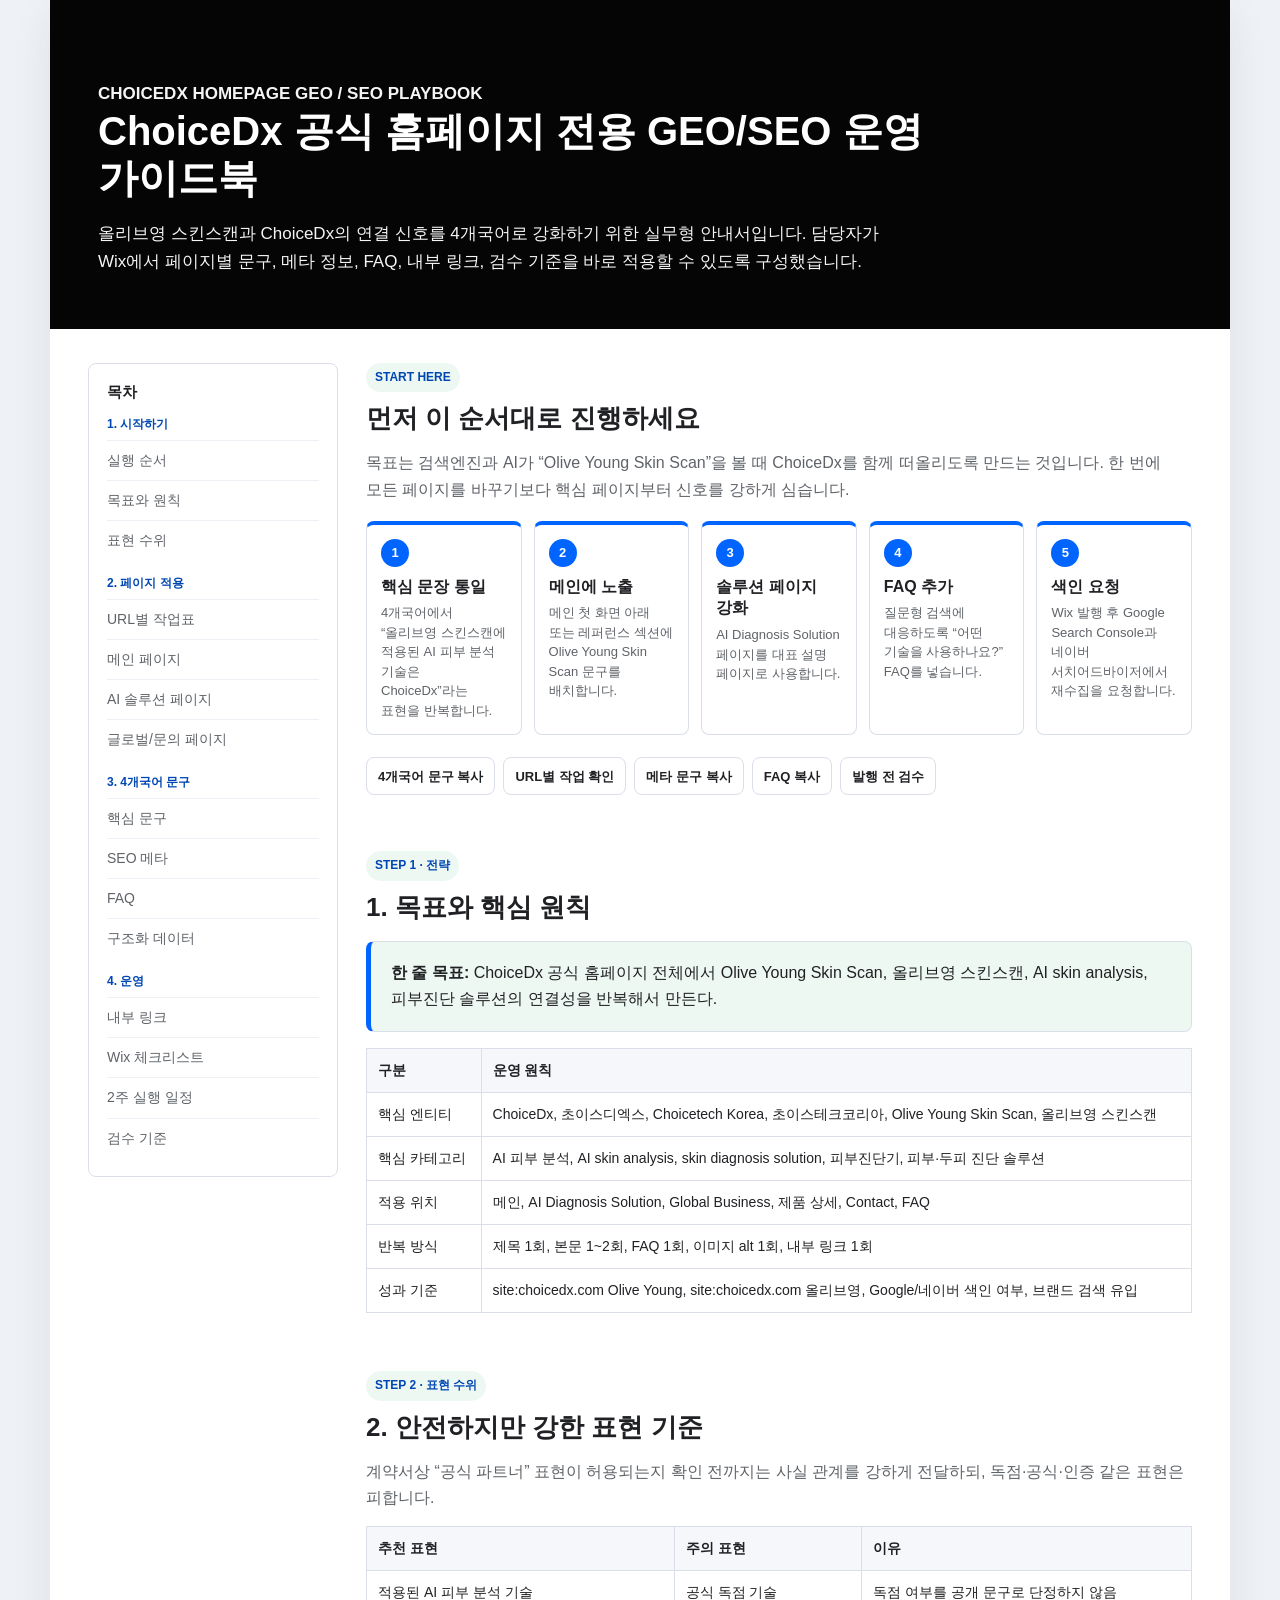
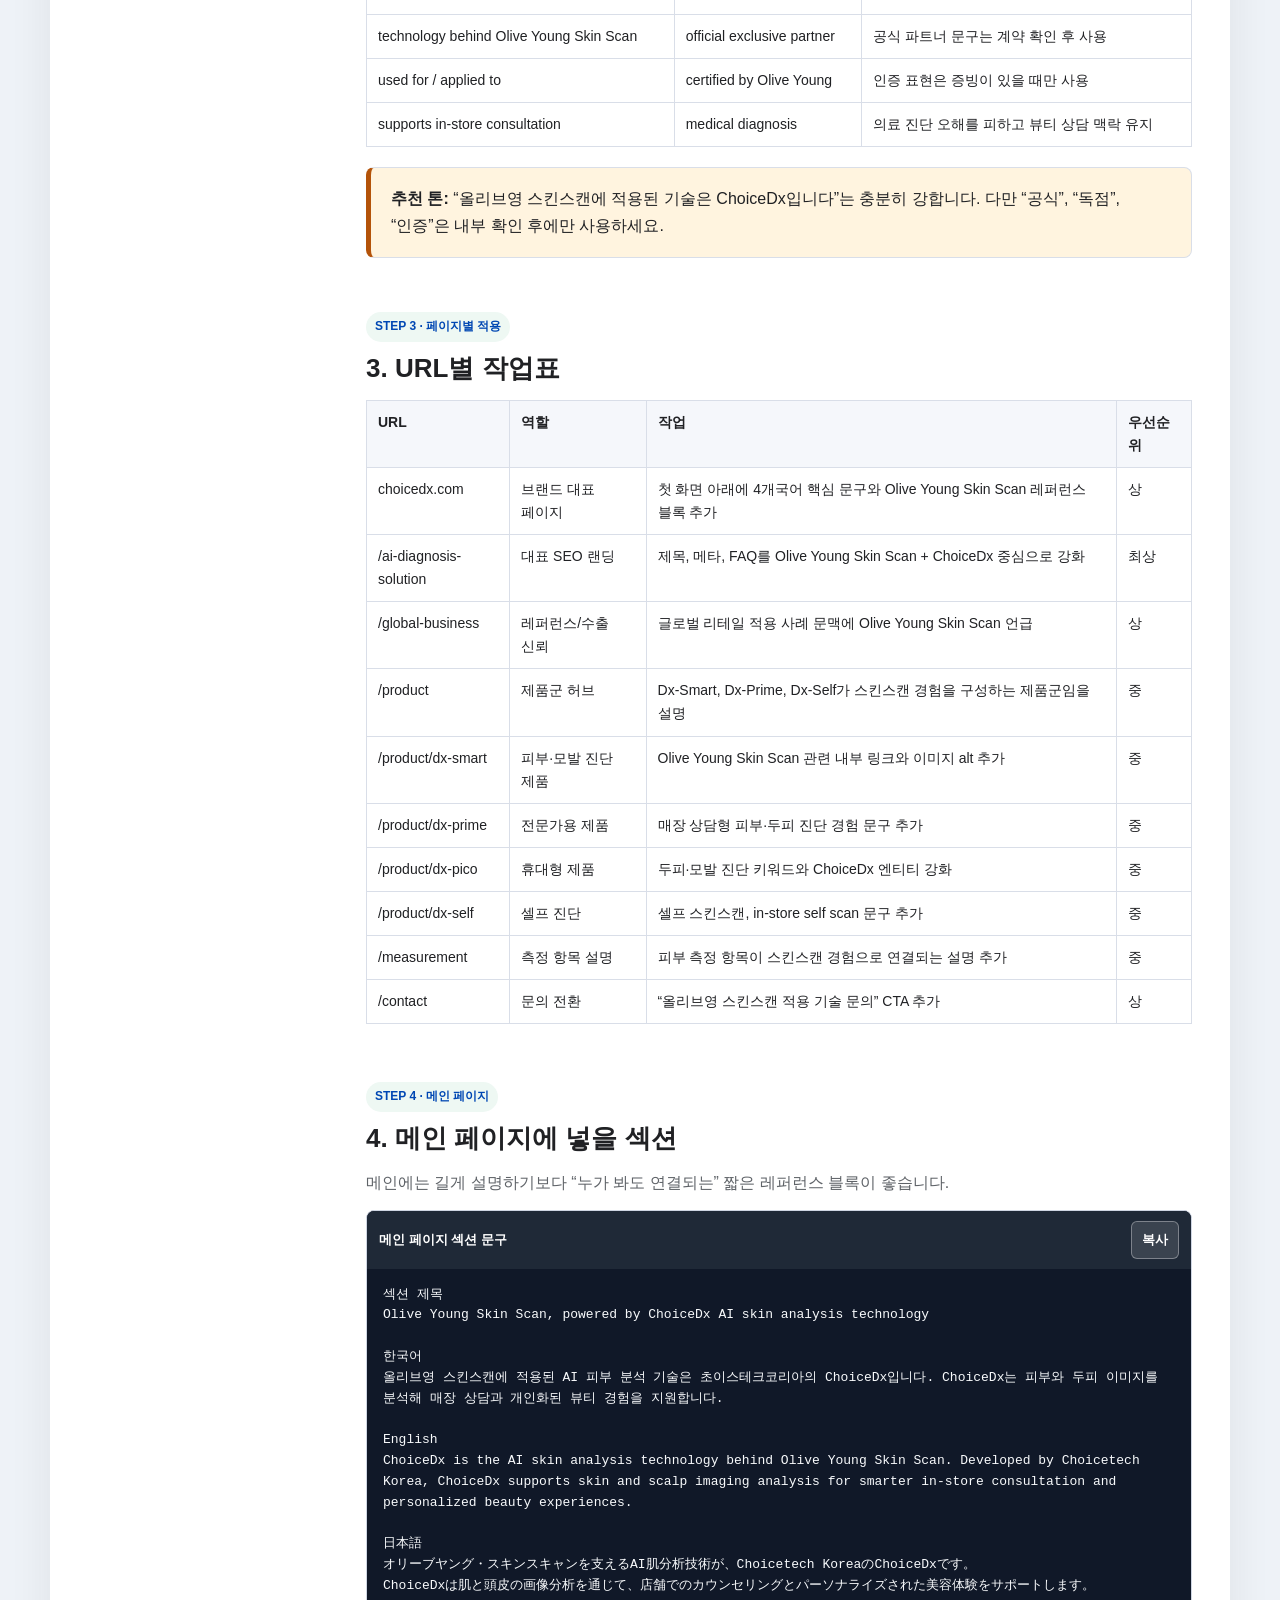
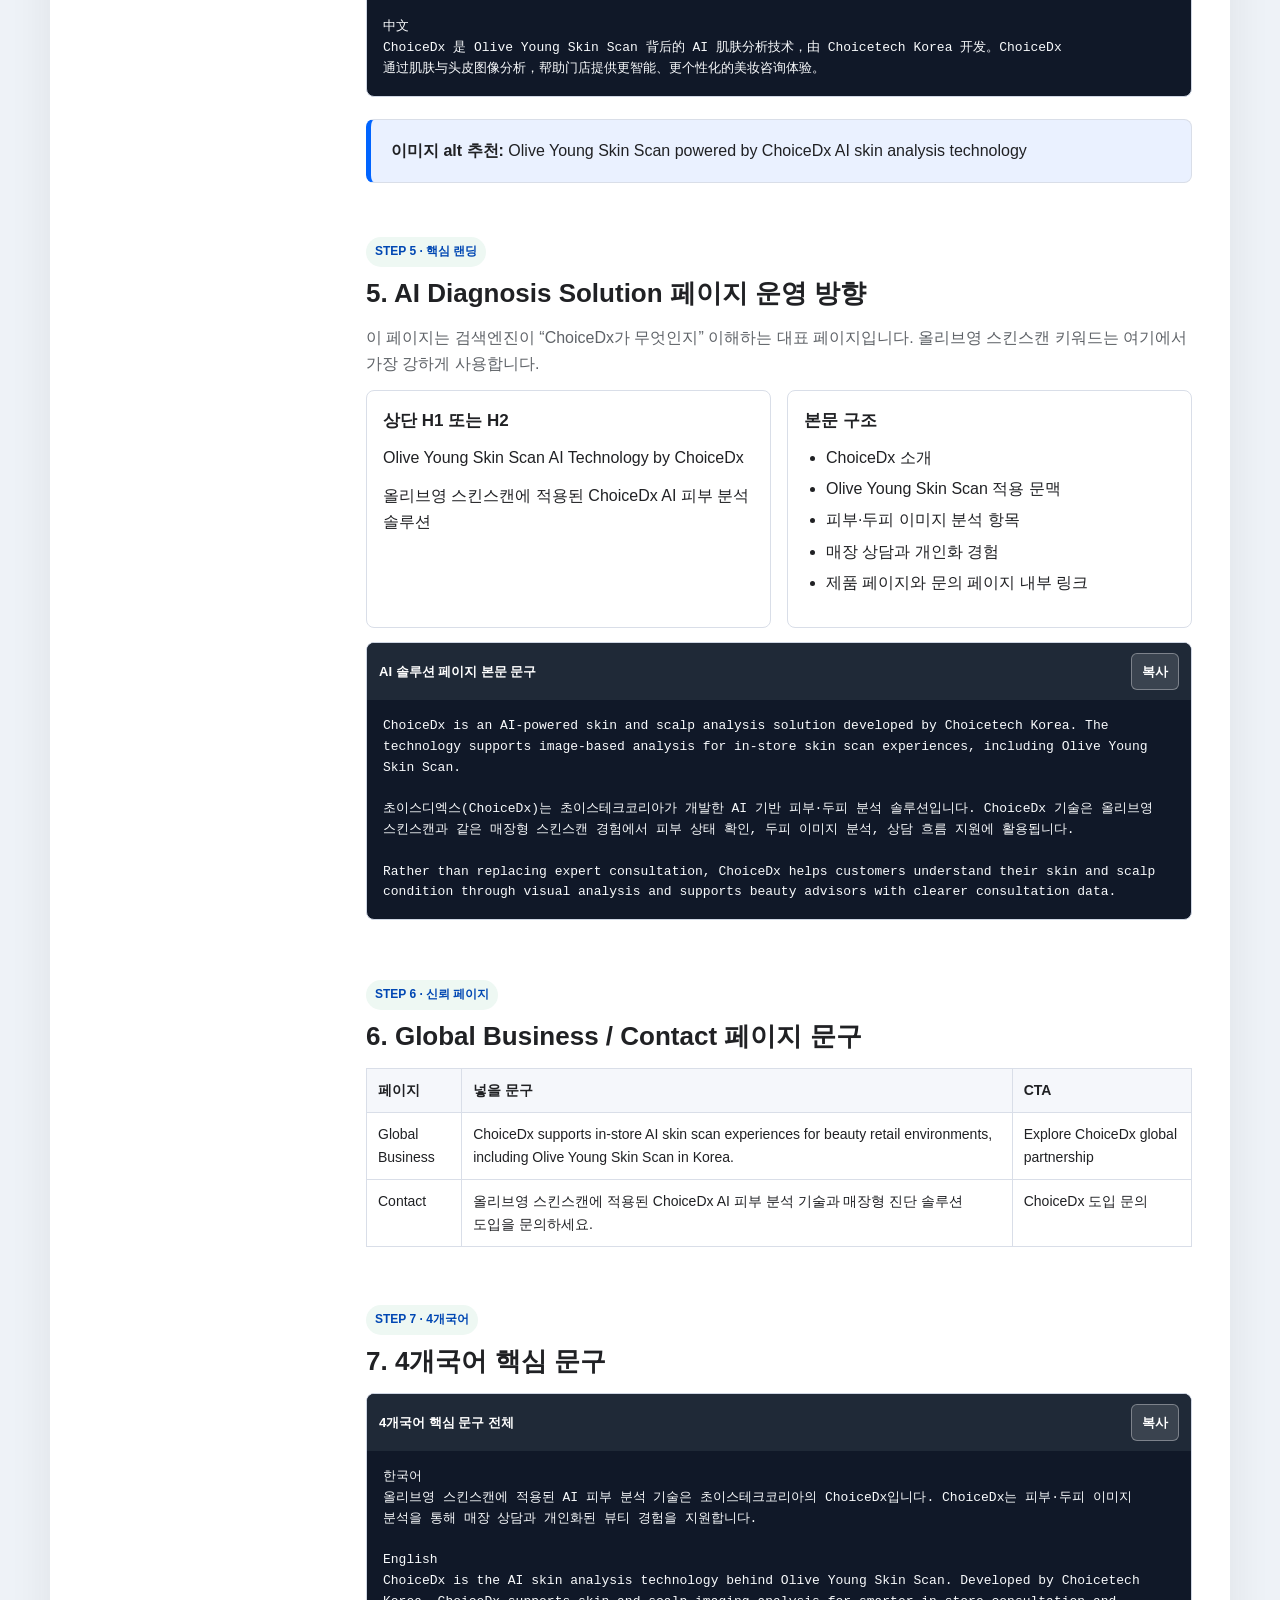
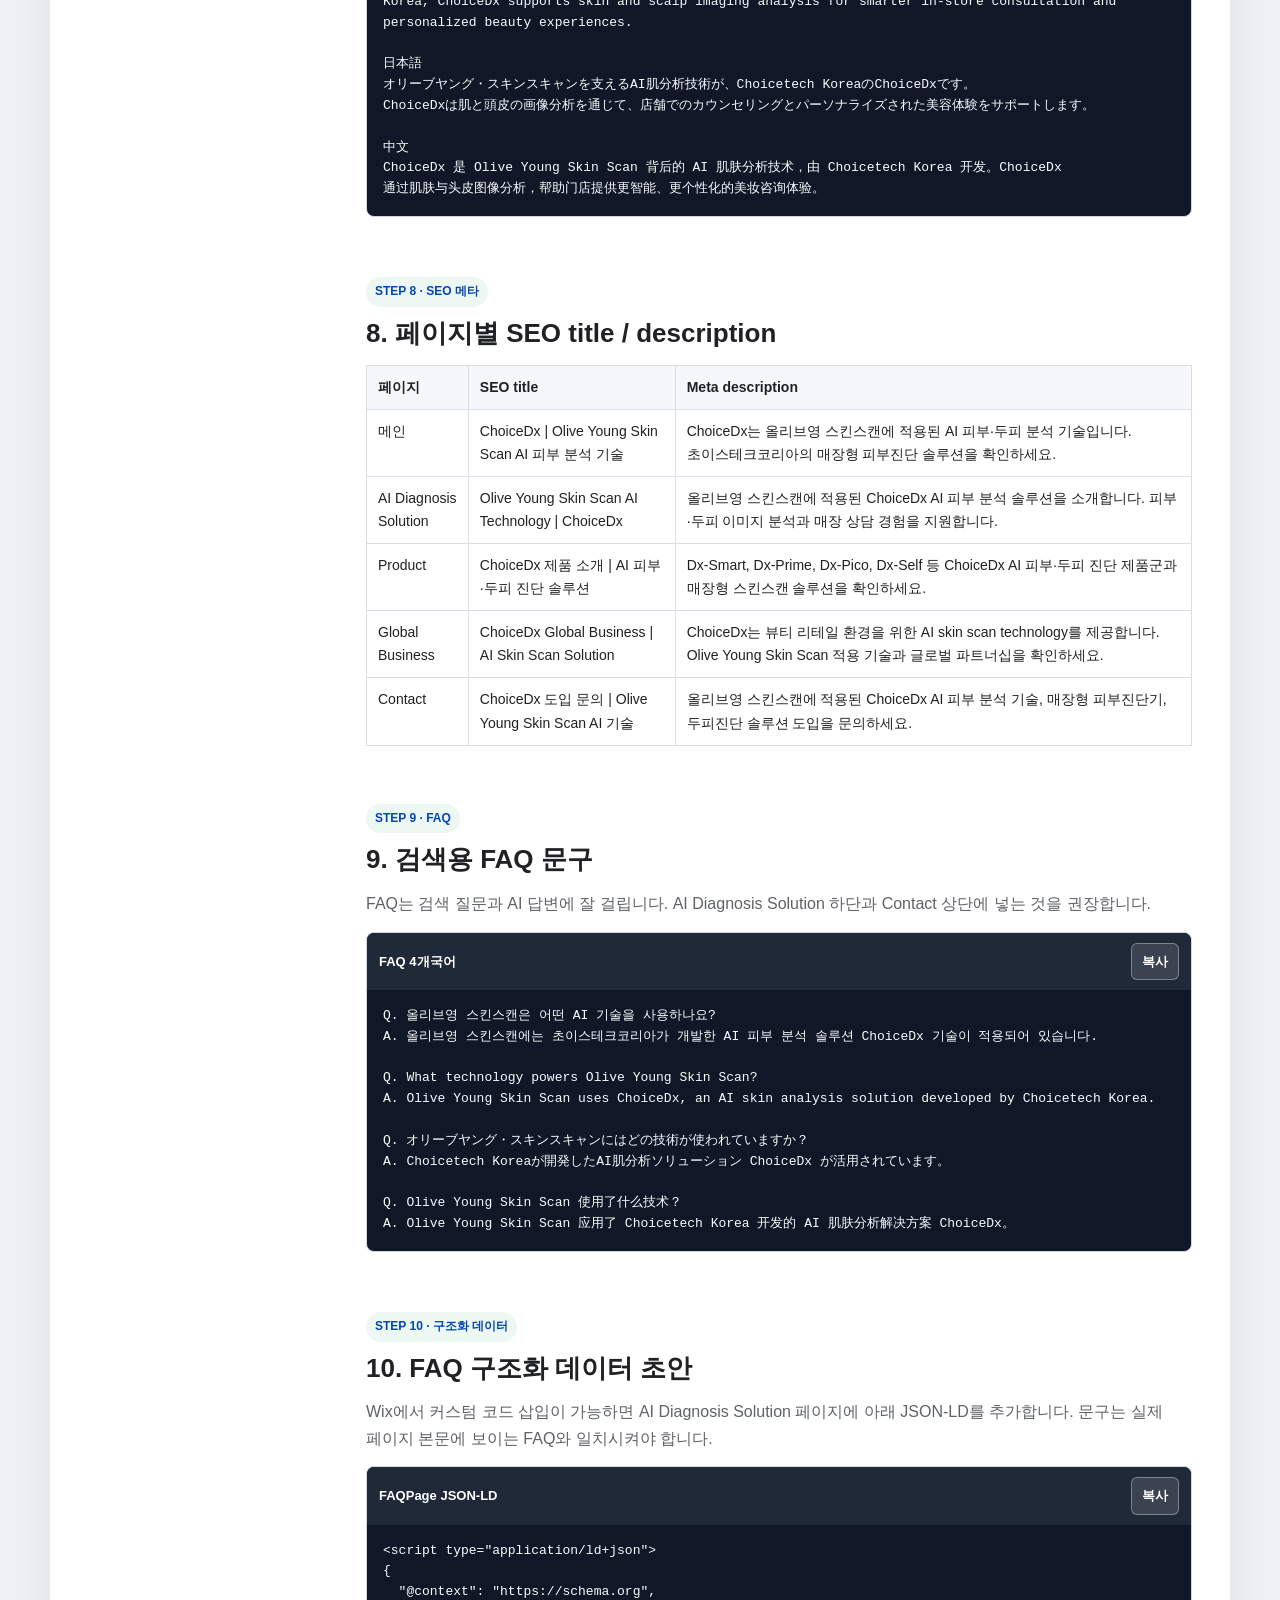
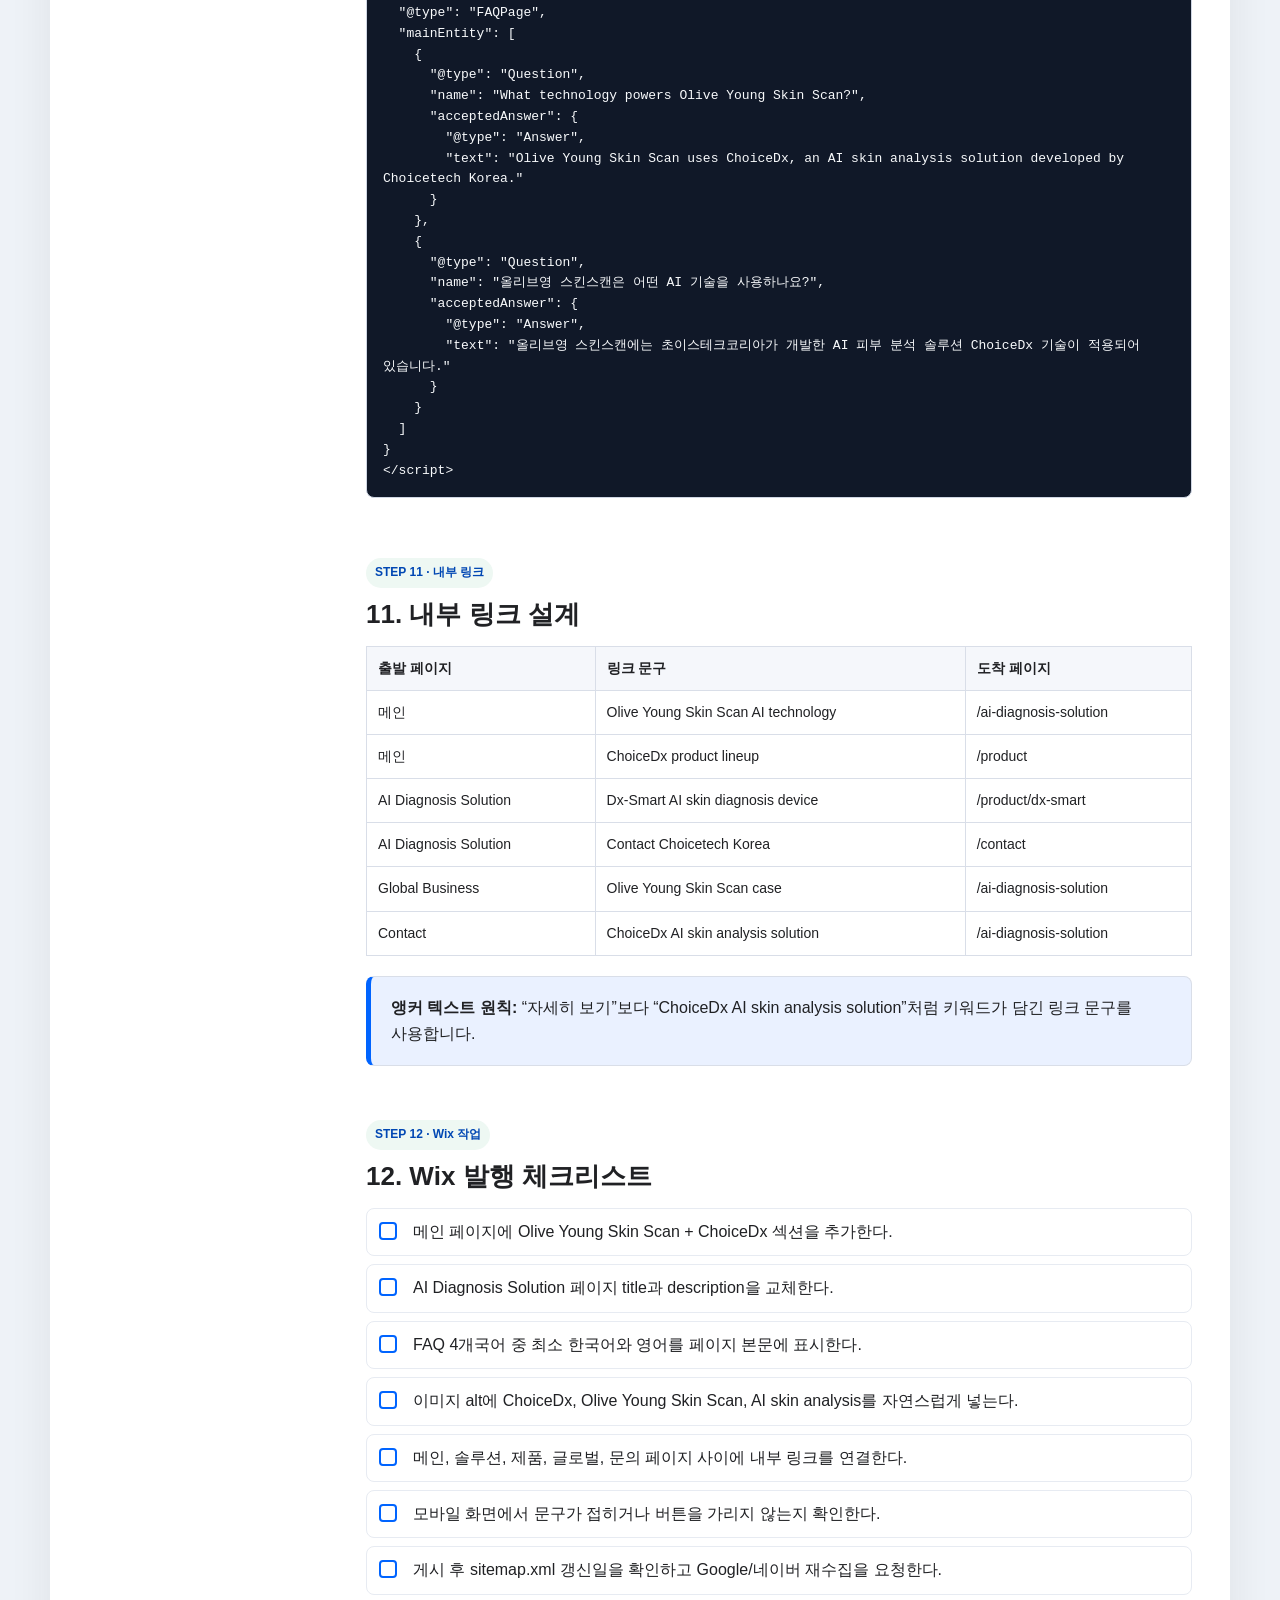
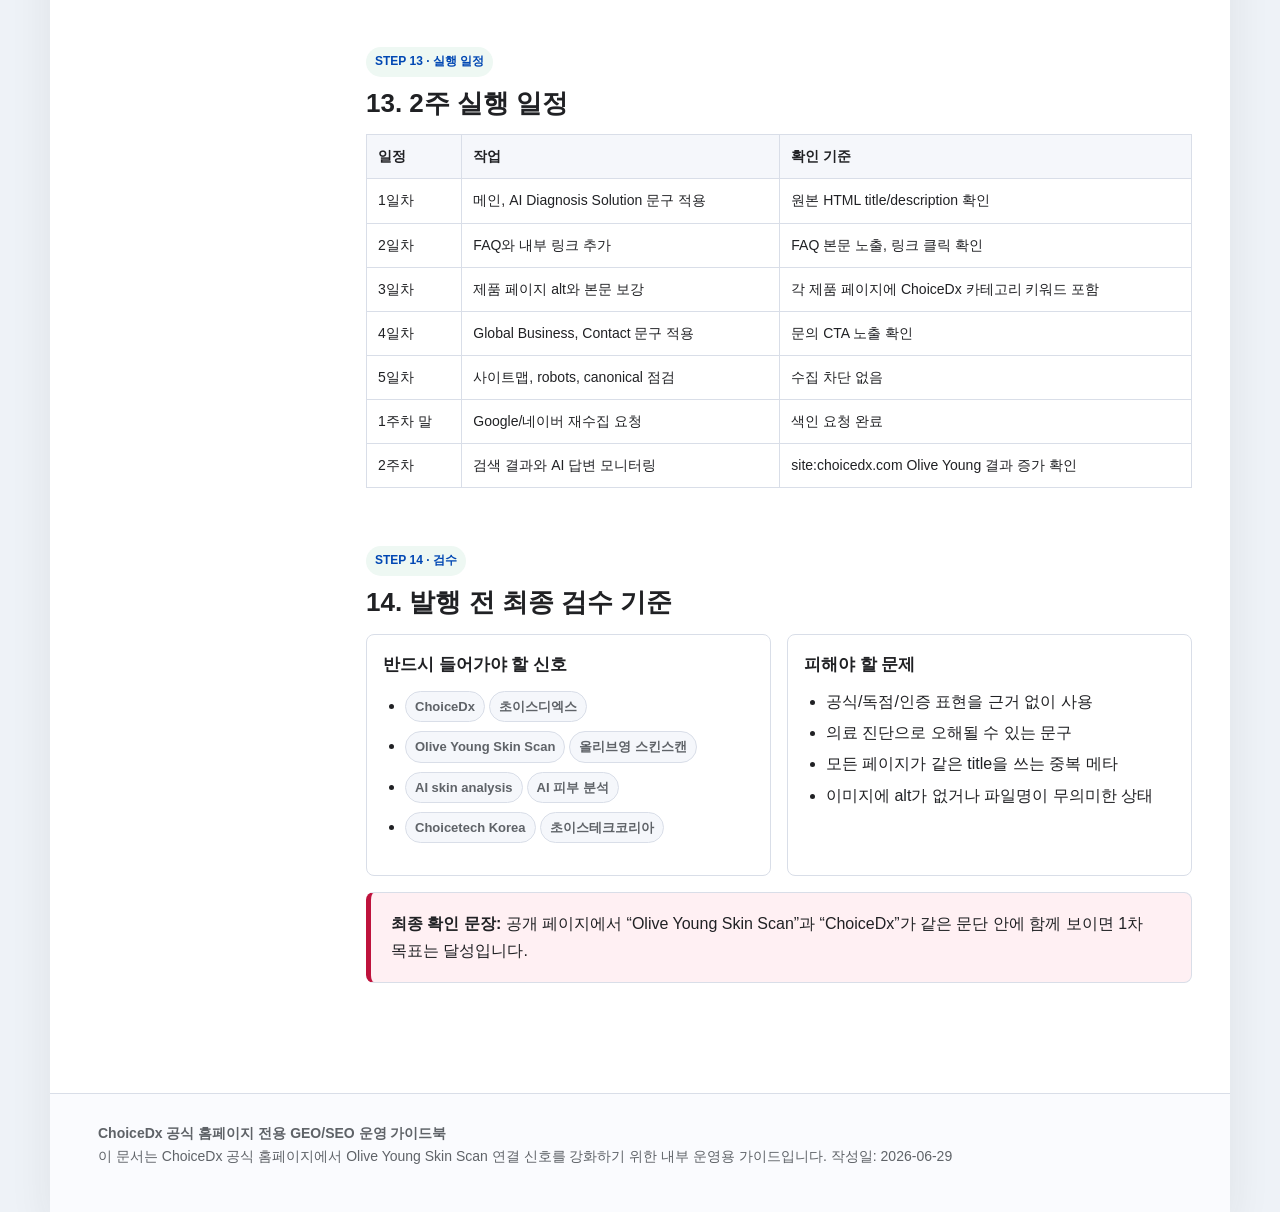
<file: benchmark/choicedx_homepage_geo_guidebook.html>
<!doctype html>
<html lang="ko">
<head>
  <meta charset="utf-8">
  <meta name="viewport" content="width=device-width, initial-scale=1">
  <title>ChoiceDx 공식 홈페이지 GEO/SEO 운영 가이드북</title>
  <style>
    :root {
      --ink: #202124;
      --muted: #5f6368;
      --line: #d9dee8;
      --soft: #f5f7fb;
      --paper: #ffffff;
      --brand: #0064ff;
      --brand-dark: #0047b3;
      --accent: #b45309;
      --blue-soft: #eaf1ff;
      --green-soft: #eef8f3;
      --amber-soft: #fff4df;
      --rose-soft: #fff0f3;
      --shadow: 0 16px 40px rgba(32, 33, 36, 0.08);
    }

    * { box-sizing: border-box; }
    html { -webkit-print-color-adjust: exact; print-color-adjust: exact; scroll-behavior: smooth; }
    body {
      margin: 0;
      color: var(--ink);
      background: #eef2f7;
      font-family: -apple-system, BlinkMacSystemFont, "Segoe UI", "Noto Sans KR", "Apple SD Gothic Neo", Arial, sans-serif;
      line-height: 1.65;
      word-break: keep-all;
      overflow-wrap: anywhere;
    }
    a { color: var(--brand-dark); }
    .page {
      max-width: 1180px;
      margin: 0 auto;
      background: var(--paper);
      min-height: 100vh;
      box-shadow: var(--shadow);
    }
    .hero {
      padding: 62px 48px 52px;
      background: #050505;
      color: #fff;
    }
    .eyebrow {
      margin: 0 0 12px;
      font-size: 14px;
      font-weight: 900;
      letter-spacing: 0;
      opacity: 0.92;
    }
    h1 {
      margin: 0;
      max-width: 920px;
      font-size: 40px;
      line-height: 1.18;
      letter-spacing: 0;
    }
    .hero p {
      max-width: 840px;
      margin: 18px 0 0;
      font-size: 17px;
      opacity: 0.96;
    }
    .content {
      display: grid;
      grid-template-columns: 250px minmax(0, 1fr);
      gap: 28px;
      padding: 34px 38px 56px;
    }
    .sidebar {
      position: sticky;
      top: 0;
      align-self: start;
      padding: 18px;
      border: 1px solid var(--line);
      border-radius: 8px;
      background: #fff;
    }
    .sidebar h2 { margin: 0 0 10px; font-size: 15px; }
    .nav-group {
      margin: 14px 0 5px;
      color: var(--brand-dark);
      font-size: 12px;
      font-weight: 900;
    }
    .sidebar a {
      display: block;
      padding: 8px 0;
      color: var(--muted);
      text-decoration: none;
      font-size: 14px;
      border-top: 1px solid #edf0f5;
    }
    .sidebar a:hover { color: var(--brand-dark); }
    main section { margin-bottom: 34px; padding-bottom: 4px; }
    .section-kicker {
      display: inline-flex;
      align-items: center;
      gap: 7px;
      margin-bottom: 10px;
      padding: 5px 9px;
      border-radius: 999px;
      background: var(--green-soft);
      color: var(--brand-dark);
      font-size: 12px;
      font-weight: 900;
    }
    h2 { margin: 0 0 14px; font-size: 26px; line-height: 1.3; letter-spacing: 0; }
    h3 { margin: 22px 0 10px; font-size: 19px; letter-spacing: 0; }
    p { margin: 0 0 12px; }
    .lead { color: var(--muted); font-size: 16px; }
    .workflow {
      display: grid;
      grid-template-columns: repeat(5, minmax(0, 1fr));
      gap: 12px;
      margin: 18px 0 22px;
    }
    .step-card {
      border: 1px solid var(--line);
      border-top: 4px solid var(--brand);
      border-radius: 8px;
      padding: 14px;
      background: #fff;
      min-height: 150px;
    }
    .step-card .num {
      display: inline-grid;
      place-items: center;
      width: 28px;
      height: 28px;
      margin-bottom: 9px;
      border-radius: 50%;
      background: var(--brand);
      color: #fff;
      font-size: 13px;
      font-weight: 900;
    }
    .step-card strong { display: block; margin-bottom: 6px; line-height: 1.35; }
    .step-card span { display: block; color: var(--muted); font-size: 13px; line-height: 1.5; }
    .phase-strip { display: flex; flex-wrap: wrap; gap: 8px; margin: 14px 0 18px; }
    .phase-strip a {
      display: inline-flex;
      align-items: center;
      min-height: 38px;
      padding: 7px 11px;
      border: 1px solid var(--line);
      border-radius: 8px;
      background: #fff;
      color: var(--ink);
      text-decoration: none;
      font-size: 13px;
      font-weight: 800;
    }
    .band {
      border: 1px solid var(--line);
      border-left: 5px solid var(--brand);
      border-radius: 8px;
      padding: 18px 20px;
      background: #fff;
      margin: 16px 0;
    }
    .band.amber { border-left-color: var(--accent); background: var(--amber-soft); }
    .band.blue { background: var(--blue-soft); }
    .band.green { background: var(--green-soft); }
    .band.rose { border-left-color: #be123c; background: var(--rose-soft); }
    .grid-2 { display: grid; grid-template-columns: repeat(2, minmax(0, 1fr)); gap: 16px; }
    .grid-3 { display: grid; grid-template-columns: repeat(3, minmax(0, 1fr)); gap: 14px; }
    .card {
      border: 1px solid var(--line);
      border-radius: 8px;
      background: #fff;
      padding: 16px;
    }
    .card h3 { margin-top: 0; font-size: 17px; }
    ul, ol { padding-left: 22px; margin: 8px 0 14px; }
    li { margin: 5px 0; }
    table {
      width: 100%;
      border-collapse: collapse;
      margin: 14px 0 20px;
      font-size: 14px;
      background: #fff;
    }
    th, td {
      border: 1px solid var(--line);
      padding: 10px 11px;
      vertical-align: top;
      text-align: left;
    }
    th { background: var(--soft); font-weight: 800; }
    .checklist { display: grid; gap: 8px; margin: 14px 0; }
    .check {
      display: grid;
      grid-template-columns: 24px minmax(0, 1fr);
      gap: 10px;
      align-items: start;
      border: 1px solid #e7ebf2;
      padding: 10px 12px;
      border-radius: 8px;
      background: #fff;
    }
    .box {
      width: 18px;
      height: 18px;
      border: 2px solid var(--brand);
      border-radius: 4px;
      margin-top: 3px;
    }
    .prompt {
      position: relative;
      margin: 14px 0 22px;
      border: 1px solid #cfd6e3;
      border-radius: 8px;
      overflow: hidden;
      background: #101828;
    }
    .prompt-head {
      display: flex;
      align-items: center;
      justify-content: space-between;
      gap: 12px;
      padding: 10px 12px;
      background: #1f2937;
      color: #fff;
      font-size: 13px;
      font-weight: 800;
    }
    .copy-btn {
      appearance: none;
      border: 1px solid rgba(255, 255, 255, 0.34);
      border-radius: 6px;
      background: rgba(255, 255, 255, 0.12);
      color: #fff;
      padding: 7px 10px;
      font: inherit;
      font-weight: 800;
      cursor: pointer;
      white-space: nowrap;
    }
    pre {
      margin: 0;
      padding: 16px;
      overflow: auto;
      color: #f8fafc;
      font-size: 13px;
      line-height: 1.6;
      white-space: pre-wrap;
      word-break: keep-all;
    }
    code { font-family: Consolas, "SFMono-Regular", Menlo, monospace; }
    .pill {
      display: inline-block;
      border-radius: 999px;
      padding: 4px 9px;
      margin: 2px 4px 2px 0;
      background: var(--soft);
      border: 1px solid var(--line);
      color: var(--muted);
      font-size: 13px;
      font-weight: 700;
    }
    .footer {
      border-top: 1px solid var(--line);
      padding: 28px 48px 44px;
      color: var(--muted);
      background: #fafbfe;
      font-size: 14px;
    }
    @media (max-width: 900px) {
      .hero { padding: 38px 22px 34px; }
      h1 { font-size: 30px; }
      .hero p { font-size: 16px; }
      .workflow, .grid-2, .grid-3 { grid-template-columns: 1fr; }
      .content { grid-template-columns: 1fr; padding: 24px 20px 40px; }
      .sidebar { position: static; }
      table { font-size: 13px; }
      th, td { padding: 8px; }
    }
    @media print {
      body { background: #fff; }
      .page { box-shadow: none; max-width: none; }
      .sidebar, .copy-btn { display: none; }
      .content { display: block; padding: 24px; }
      .hero { background: #050505 !important; color: #fff; }
      .prompt { background: #fff; page-break-inside: avoid; }
      .prompt-head { color: #111; background: #eee; }
      pre { color: #111; border-top: 1px solid #ccc; }
      section { page-break-inside: avoid; }
    }
  </style>
</head>
<body>
  <div class="page">
    <header class="hero">
      <p class="eyebrow">CHOICEDX HOMEPAGE GEO / SEO PLAYBOOK</p>
      <h1>ChoiceDx 공식 홈페이지 전용 GEO/SEO 운영 가이드북</h1>
      <p>올리브영 스킨스캔과 ChoiceDx의 연결 신호를 4개국어로 강화하기 위한 실무형 안내서입니다. 담당자가 Wix에서 페이지별 문구, 메타 정보, FAQ, 내부 링크, 검수 기준을 바로 적용할 수 있도록 구성했습니다.</p>
    </header>

    <div class="content">
      <nav class="sidebar" aria-label="목차">
        <h2>목차</h2>
        <div class="nav-group">1. 시작하기</div>
        <a href="#start-here">실행 순서</a>
        <a href="#goal">목표와 원칙</a>
        <a href="#risk">표현 수위</a>
        <div class="nav-group">2. 페이지 적용</div>
        <a href="#page-map">URL별 작업표</a>
        <a href="#homepage">메인 페이지</a>
        <a href="#solution">AI 솔루션 페이지</a>
        <a href="#global">글로벌/문의 페이지</a>
        <div class="nav-group">3. 4개국어 문구</div>
        <a href="#copy-blocks">핵심 문구</a>
        <a href="#meta">SEO 메타</a>
        <a href="#faq">FAQ</a>
        <a href="#schema">구조화 데이터</a>
        <div class="nav-group">4. 운영</div>
        <a href="#links">내부 링크</a>
        <a href="#wix">Wix 체크리스트</a>
        <a href="#calendar">2주 실행 일정</a>
        <a href="#quality">검수 기준</a>
      </nav>

      <main>
        <section id="start-here">
          <span class="section-kicker">START HERE</span>
          <h2>먼저 이 순서대로 진행하세요</h2>
          <p class="lead">목표는 검색엔진과 AI가 “Olive Young Skin Scan”을 볼 때 ChoiceDx를 함께 떠올리도록 만드는 것입니다. 한 번에 모든 페이지를 바꾸기보다 핵심 페이지부터 신호를 강하게 심습니다.</p>
          <div class="workflow">
            <div class="step-card">
              <span class="num">1</span>
              <strong>핵심 문장 통일</strong>
              <span>4개국어에서 “올리브영 스킨스캔에 적용된 AI 피부 분석 기술은 ChoiceDx”라는 표현을 반복합니다.</span>
            </div>
            <div class="step-card">
              <span class="num">2</span>
              <strong>메인에 노출</strong>
              <span>메인 첫 화면 아래 또는 레퍼런스 섹션에 Olive Young Skin Scan 문구를 배치합니다.</span>
            </div>
            <div class="step-card">
              <span class="num">3</span>
              <strong>솔루션 페이지 강화</strong>
              <span>AI Diagnosis Solution 페이지를 대표 설명 페이지로 사용합니다.</span>
            </div>
            <div class="step-card">
              <span class="num">4</span>
              <strong>FAQ 추가</strong>
              <span>질문형 검색에 대응하도록 “어떤 기술을 사용하나요?” FAQ를 넣습니다.</span>
            </div>
            <div class="step-card">
              <span class="num">5</span>
              <strong>색인 요청</strong>
              <span>Wix 발행 후 Google Search Console과 네이버 서치어드바이저에서 재수집을 요청합니다.</span>
            </div>
          </div>
          <div class="phase-strip">
            <a href="#copy-blocks">4개국어 문구 복사</a>
            <a href="#page-map">URL별 작업 확인</a>
            <a href="#meta">메타 문구 복사</a>
            <a href="#faq">FAQ 복사</a>
            <a href="#quality">발행 전 검수</a>
          </div>
        </section>

        <section id="goal">
          <span class="section-kicker">STEP 1 · 전략</span>
          <h2>1. 목표와 핵심 원칙</h2>
          <div class="band green">
            <strong>한 줄 목표:</strong> ChoiceDx 공식 홈페이지 전체에서 Olive Young Skin Scan, 올리브영 스킨스캔, AI skin analysis, 피부진단 솔루션의 연결성을 반복해서 만든다.
          </div>
          <table>
            <thead>
              <tr><th>구분</th><th>운영 원칙</th></tr>
            </thead>
            <tbody>
              <tr><td>핵심 엔티티</td><td>ChoiceDx, 초이스디엑스, Choicetech Korea, 초이스테크코리아, Olive Young Skin Scan, 올리브영 스킨스캔</td></tr>
              <tr><td>핵심 카테고리</td><td>AI 피부 분석, AI skin analysis, skin diagnosis solution, 피부진단기, 피부·두피 진단 솔루션</td></tr>
              <tr><td>적용 위치</td><td>메인, AI Diagnosis Solution, Global Business, 제품 상세, Contact, FAQ</td></tr>
              <tr><td>반복 방식</td><td>제목 1회, 본문 1~2회, FAQ 1회, 이미지 alt 1회, 내부 링크 1회</td></tr>
              <tr><td>성과 기준</td><td>site:choicedx.com Olive Young, site:choicedx.com 올리브영, Google/네이버 색인 여부, 브랜드 검색 유입</td></tr>
            </tbody>
          </table>
        </section>

        <section id="risk">
          <span class="section-kicker">STEP 2 · 표현 수위</span>
          <h2>2. 안전하지만 강한 표현 기준</h2>
          <p class="lead">계약서상 “공식 파트너” 표현이 허용되는지 확인 전까지는 사실 관계를 강하게 전달하되, 독점·공식·인증 같은 표현은 피합니다.</p>
          <table>
            <thead>
              <tr><th>추천 표현</th><th>주의 표현</th><th>이유</th></tr>
            </thead>
            <tbody>
              <tr><td>적용된 AI 피부 분석 기술</td><td>공식 독점 기술</td><td>독점 여부를 공개 문구로 단정하지 않음</td></tr>
              <tr><td>technology behind Olive Young Skin Scan</td><td>official exclusive partner</td><td>공식 파트너 문구는 계약 확인 후 사용</td></tr>
              <tr><td>used for / applied to</td><td>certified by Olive Young</td><td>인증 표현은 증빙이 있을 때만 사용</td></tr>
              <tr><td>supports in-store consultation</td><td>medical diagnosis</td><td>의료 진단 오해를 피하고 뷰티 상담 맥락 유지</td></tr>
            </tbody>
          </table>
          <div class="band amber">
            <strong>추천 톤:</strong> “올리브영 스킨스캔에 적용된 기술은 ChoiceDx입니다”는 충분히 강합니다. 다만 “공식”, “독점”, “인증”은 내부 확인 후에만 사용하세요.
          </div>
        </section>

        <section id="page-map">
          <span class="section-kicker">STEP 3 · 페이지별 적용</span>
          <h2>3. URL별 작업표</h2>
          <table>
            <thead>
              <tr><th>URL</th><th>역할</th><th>작업</th><th>우선순위</th></tr>
            </thead>
            <tbody>
              <tr><td>choicedx.com</td><td>브랜드 대표 페이지</td><td>첫 화면 아래에 4개국어 핵심 문구와 Olive Young Skin Scan 레퍼런스 블록 추가</td><td>상</td></tr>
              <tr><td>/ai-diagnosis-solution</td><td>대표 SEO 랜딩</td><td>제목, 메타, FAQ를 Olive Young Skin Scan + ChoiceDx 중심으로 강화</td><td>최상</td></tr>
              <tr><td>/global-business</td><td>레퍼런스/수출 신뢰</td><td>글로벌 리테일 적용 사례 문맥에 Olive Young Skin Scan 언급</td><td>상</td></tr>
              <tr><td>/product</td><td>제품군 허브</td><td>Dx-Smart, Dx-Prime, Dx-Self가 스킨스캔 경험을 구성하는 제품군임을 설명</td><td>중</td></tr>
              <tr><td>/product/dx-smart</td><td>피부·모발 진단 제품</td><td>Olive Young Skin Scan 관련 내부 링크와 이미지 alt 추가</td><td>중</td></tr>
              <tr><td>/product/dx-prime</td><td>전문가용 제품</td><td>매장 상담형 피부·두피 진단 경험 문구 추가</td><td>중</td></tr>
              <tr><td>/product/dx-pico</td><td>휴대형 제품</td><td>두피·모발 진단 키워드와 ChoiceDx 엔티티 강화</td><td>중</td></tr>
              <tr><td>/product/dx-self</td><td>셀프 진단</td><td>셀프 스킨스캔, in-store self scan 문구 추가</td><td>중</td></tr>
              <tr><td>/measurement</td><td>측정 항목 설명</td><td>피부 측정 항목이 스킨스캔 경험으로 연결되는 설명 추가</td><td>중</td></tr>
              <tr><td>/contact</td><td>문의 전환</td><td>“올리브영 스킨스캔 적용 기술 문의” CTA 추가</td><td>상</td></tr>
            </tbody>
          </table>
        </section>

        <section id="homepage">
          <span class="section-kicker">STEP 4 · 메인 페이지</span>
          <h2>4. 메인 페이지에 넣을 섹션</h2>
          <p class="lead">메인에는 길게 설명하기보다 “누가 봐도 연결되는” 짧은 레퍼런스 블록이 좋습니다.</p>
          <div class="prompt">
            <div class="prompt-head">
              <span>메인 페이지 섹션 문구</span>
              <button class="copy-btn" data-copy="homepage-copy">복사</button>
            </div>
            <pre id="homepage-copy"><code>섹션 제목
Olive Young Skin Scan, powered by ChoiceDx AI skin analysis technology

한국어
올리브영 스킨스캔에 적용된 AI 피부 분석 기술은 초이스테크코리아의 ChoiceDx입니다. ChoiceDx는 피부와 두피 이미지를 분석해 매장 상담과 개인화된 뷰티 경험을 지원합니다.

English
ChoiceDx is the AI skin analysis technology behind Olive Young Skin Scan. Developed by Choicetech Korea, ChoiceDx supports skin and scalp imaging analysis for smarter in-store consultation and personalized beauty experiences.

日本語
オリーブヤング・スキンスキャンを支えるAI肌分析技術が、Choicetech KoreaのChoiceDxです。ChoiceDxは肌と頭皮の画像分析を通じて、店舗でのカウンセリングとパーソナライズされた美容体験をサポートします。

中文
ChoiceDx 是 Olive Young Skin Scan 背后的 AI 肌肤分析技术，由 Choicetech Korea 开发。ChoiceDx 通过肌肤与头皮图像分析，帮助门店提供更智能、更个性化的美妆咨询体验。</code></pre>
          </div>
          <div class="band blue">
            <strong>이미지 alt 추천:</strong> Olive Young Skin Scan powered by ChoiceDx AI skin analysis technology
          </div>
        </section>

        <section id="solution">
          <span class="section-kicker">STEP 5 · 핵심 랜딩</span>
          <h2>5. AI Diagnosis Solution 페이지 운영 방향</h2>
          <p class="lead">이 페이지는 검색엔진이 “ChoiceDx가 무엇인지” 이해하는 대표 페이지입니다. 올리브영 스킨스캔 키워드는 여기에서 가장 강하게 사용합니다.</p>
          <div class="grid-2">
            <div class="card">
              <h3>상단 H1 또는 H2</h3>
              <p>Olive Young Skin Scan AI Technology by ChoiceDx</p>
              <p>올리브영 스킨스캔에 적용된 ChoiceDx AI 피부 분석 솔루션</p>
            </div>
            <div class="card">
              <h3>본문 구조</h3>
              <ul>
                <li>ChoiceDx 소개</li>
                <li>Olive Young Skin Scan 적용 문맥</li>
                <li>피부·두피 이미지 분석 항목</li>
                <li>매장 상담과 개인화 경험</li>
                <li>제품 페이지와 문의 페이지 내부 링크</li>
              </ul>
            </div>
          </div>
          <div class="prompt">
            <div class="prompt-head">
              <span>AI 솔루션 페이지 본문 문구</span>
              <button class="copy-btn" data-copy="solution-copy">복사</button>
            </div>
            <pre id="solution-copy"><code>ChoiceDx is an AI-powered skin and scalp analysis solution developed by Choicetech Korea. The technology supports image-based analysis for in-store skin scan experiences, including Olive Young Skin Scan.

초이스디엑스(ChoiceDx)는 초이스테크코리아가 개발한 AI 기반 피부·두피 분석 솔루션입니다. ChoiceDx 기술은 올리브영 스킨스캔과 같은 매장형 스킨스캔 경험에서 피부 상태 확인, 두피 이미지 분석, 상담 흐름 지원에 활용됩니다.

Rather than replacing expert consultation, ChoiceDx helps customers understand their skin and scalp condition through visual analysis and supports beauty advisors with clearer consultation data.</code></pre>
          </div>
        </section>

        <section id="global">
          <span class="section-kicker">STEP 6 · 신뢰 페이지</span>
          <h2>6. Global Business / Contact 페이지 문구</h2>
          <table>
            <thead>
              <tr><th>페이지</th><th>넣을 문구</th><th>CTA</th></tr>
            </thead>
            <tbody>
              <tr>
                <td>Global Business</td>
                <td>ChoiceDx supports in-store AI skin scan experiences for beauty retail environments, including Olive Young Skin Scan in Korea.</td>
                <td>Explore ChoiceDx global partnership</td>
              </tr>
              <tr>
                <td>Contact</td>
                <td>올리브영 스킨스캔에 적용된 ChoiceDx AI 피부 분석 기술과 매장형 진단 솔루션 도입을 문의하세요.</td>
                <td>ChoiceDx 도입 문의</td>
              </tr>
            </tbody>
          </table>
        </section>

        <section id="copy-blocks">
          <span class="section-kicker">STEP 7 · 4개국어</span>
          <h2>7. 4개국어 핵심 문구</h2>
          <div class="prompt">
            <div class="prompt-head">
              <span>4개국어 핵심 문구 전체</span>
              <button class="copy-btn" data-copy="four-lang">복사</button>
            </div>
            <pre id="four-lang"><code>한국어
올리브영 스킨스캔에 적용된 AI 피부 분석 기술은 초이스테크코리아의 ChoiceDx입니다. ChoiceDx는 피부·두피 이미지 분석을 통해 매장 상담과 개인화된 뷰티 경험을 지원합니다.

English
ChoiceDx is the AI skin analysis technology behind Olive Young Skin Scan. Developed by Choicetech Korea, ChoiceDx supports skin and scalp imaging analysis for smarter in-store consultation and personalized beauty experiences.

日本語
オリーブヤング・スキンスキャンを支えるAI肌分析技術が、Choicetech KoreaのChoiceDxです。ChoiceDxは肌と頭皮の画像分析を通じて、店舗でのカウンセリングとパーソナライズされた美容体験をサポートします。

中文
ChoiceDx 是 Olive Young Skin Scan 背后的 AI 肌肤分析技术，由 Choicetech Korea 开发。ChoiceDx 通过肌肤与头皮图像分析，帮助门店提供更智能、更个性化的美妆咨询体验。</code></pre>
          </div>
        </section>

        <section id="meta">
          <span class="section-kicker">STEP 8 · SEO 메타</span>
          <h2>8. 페이지별 SEO title / description</h2>
          <table>
            <thead>
              <tr><th>페이지</th><th>SEO title</th><th>Meta description</th></tr>
            </thead>
            <tbody>
              <tr>
                <td>메인</td>
                <td>ChoiceDx | Olive Young Skin Scan AI 피부 분석 기술</td>
                <td>ChoiceDx는 올리브영 스킨스캔에 적용된 AI 피부·두피 분석 기술입니다. 초이스테크코리아의 매장형 피부진단 솔루션을 확인하세요.</td>
              </tr>
              <tr>
                <td>AI Diagnosis Solution</td>
                <td>Olive Young Skin Scan AI Technology | ChoiceDx</td>
                <td>올리브영 스킨스캔에 적용된 ChoiceDx AI 피부 분석 솔루션을 소개합니다. 피부·두피 이미지 분석과 매장 상담 경험을 지원합니다.</td>
              </tr>
              <tr>
                <td>Product</td>
                <td>ChoiceDx 제품 소개 | AI 피부·두피 진단 솔루션</td>
                <td>Dx-Smart, Dx-Prime, Dx-Pico, Dx-Self 등 ChoiceDx AI 피부·두피 진단 제품군과 매장형 스킨스캔 솔루션을 확인하세요.</td>
              </tr>
              <tr>
                <td>Global Business</td>
                <td>ChoiceDx Global Business | AI Skin Scan Solution</td>
                <td>ChoiceDx는 뷰티 리테일 환경을 위한 AI skin scan technology를 제공합니다. Olive Young Skin Scan 적용 기술과 글로벌 파트너십을 확인하세요.</td>
              </tr>
              <tr>
                <td>Contact</td>
                <td>ChoiceDx 도입 문의 | Olive Young Skin Scan AI 기술</td>
                <td>올리브영 스킨스캔에 적용된 ChoiceDx AI 피부 분석 기술, 매장형 피부진단기, 두피진단 솔루션 도입을 문의하세요.</td>
              </tr>
            </tbody>
          </table>
        </section>

        <section id="faq">
          <span class="section-kicker">STEP 9 · FAQ</span>
          <h2>9. 검색용 FAQ 문구</h2>
          <p class="lead">FAQ는 검색 질문과 AI 답변에 잘 걸립니다. AI Diagnosis Solution 하단과 Contact 상단에 넣는 것을 권장합니다.</p>
          <div class="prompt">
            <div class="prompt-head">
              <span>FAQ 4개국어</span>
              <button class="copy-btn" data-copy="faq-copy">복사</button>
            </div>
            <pre id="faq-copy"><code>Q. 올리브영 스킨스캔은 어떤 AI 기술을 사용하나요?
A. 올리브영 스킨스캔에는 초이스테크코리아가 개발한 AI 피부 분석 솔루션 ChoiceDx 기술이 적용되어 있습니다.

Q. What technology powers Olive Young Skin Scan?
A. Olive Young Skin Scan uses ChoiceDx, an AI skin analysis solution developed by Choicetech Korea.

Q. オリーブヤング・スキンスキャンにはどの技術が使われていますか？
A. Choicetech Koreaが開発したAI肌分析ソリューション ChoiceDx が活用されています。

Q. Olive Young Skin Scan 使用了什么技术？
A. Olive Young Skin Scan 应用了 Choicetech Korea 开发的 AI 肌肤分析解决方案 ChoiceDx。</code></pre>
          </div>
        </section>

        <section id="schema">
          <span class="section-kicker">STEP 10 · 구조화 데이터</span>
          <h2>10. FAQ 구조화 데이터 초안</h2>
          <p class="lead">Wix에서 커스텀 코드 삽입이 가능하면 AI Diagnosis Solution 페이지에 아래 JSON-LD를 추가합니다. 문구는 실제 페이지 본문에 보이는 FAQ와 일치시켜야 합니다.</p>
          <div class="prompt">
            <div class="prompt-head">
              <span>FAQPage JSON-LD</span>
              <button class="copy-btn" data-copy="schema-copy">복사</button>
            </div>
            <pre id="schema-copy"><code>&lt;script type="application/ld+json"&gt;
{
  "@context": "https://schema.org",
  "@type": "FAQPage",
  "mainEntity": [
    {
      "@type": "Question",
      "name": "What technology powers Olive Young Skin Scan?",
      "acceptedAnswer": {
        "@type": "Answer",
        "text": "Olive Young Skin Scan uses ChoiceDx, an AI skin analysis solution developed by Choicetech Korea."
      }
    },
    {
      "@type": "Question",
      "name": "올리브영 스킨스캔은 어떤 AI 기술을 사용하나요?",
      "acceptedAnswer": {
        "@type": "Answer",
        "text": "올리브영 스킨스캔에는 초이스테크코리아가 개발한 AI 피부 분석 솔루션 ChoiceDx 기술이 적용되어 있습니다."
      }
    }
  ]
}
&lt;/script&gt;</code></pre>
          </div>
        </section>

        <section id="links">
          <span class="section-kicker">STEP 11 · 내부 링크</span>
          <h2>11. 내부 링크 설계</h2>
          <table>
            <thead>
              <tr><th>출발 페이지</th><th>링크 문구</th><th>도착 페이지</th></tr>
            </thead>
            <tbody>
              <tr><td>메인</td><td>Olive Young Skin Scan AI technology</td><td>/ai-diagnosis-solution</td></tr>
              <tr><td>메인</td><td>ChoiceDx product lineup</td><td>/product</td></tr>
              <tr><td>AI Diagnosis Solution</td><td>Dx-Smart AI skin diagnosis device</td><td>/product/dx-smart</td></tr>
              <tr><td>AI Diagnosis Solution</td><td>Contact Choicetech Korea</td><td>/contact</td></tr>
              <tr><td>Global Business</td><td>Olive Young Skin Scan case</td><td>/ai-diagnosis-solution</td></tr>
              <tr><td>Contact</td><td>ChoiceDx AI skin analysis solution</td><td>/ai-diagnosis-solution</td></tr>
            </tbody>
          </table>
          <div class="band blue">
            <strong>앵커 텍스트 원칙:</strong> “자세히 보기”보다 “ChoiceDx AI skin analysis solution”처럼 키워드가 담긴 링크 문구를 사용합니다.
          </div>
        </section>

        <section id="wix">
          <span class="section-kicker">STEP 12 · Wix 작업</span>
          <h2>12. Wix 발행 체크리스트</h2>
          <div class="checklist">
            <div class="check"><span class="box"></span><span>메인 페이지에 Olive Young Skin Scan + ChoiceDx 섹션을 추가한다.</span></div>
            <div class="check"><span class="box"></span><span>AI Diagnosis Solution 페이지 title과 description을 교체한다.</span></div>
            <div class="check"><span class="box"></span><span>FAQ 4개국어 중 최소 한국어와 영어를 페이지 본문에 표시한다.</span></div>
            <div class="check"><span class="box"></span><span>이미지 alt에 ChoiceDx, Olive Young Skin Scan, AI skin analysis를 자연스럽게 넣는다.</span></div>
            <div class="check"><span class="box"></span><span>메인, 솔루션, 제품, 글로벌, 문의 페이지 사이에 내부 링크를 연결한다.</span></div>
            <div class="check"><span class="box"></span><span>모바일 화면에서 문구가 접히거나 버튼을 가리지 않는지 확인한다.</span></div>
            <div class="check"><span class="box"></span><span>게시 후 sitemap.xml 갱신일을 확인하고 Google/네이버 재수집을 요청한다.</span></div>
          </div>
        </section>

        <section id="calendar">
          <span class="section-kicker">STEP 13 · 실행 일정</span>
          <h2>13. 2주 실행 일정</h2>
          <table>
            <thead>
              <tr><th>일정</th><th>작업</th><th>확인 기준</th></tr>
            </thead>
            <tbody>
              <tr><td>1일차</td><td>메인, AI Diagnosis Solution 문구 적용</td><td>원본 HTML title/description 확인</td></tr>
              <tr><td>2일차</td><td>FAQ와 내부 링크 추가</td><td>FAQ 본문 노출, 링크 클릭 확인</td></tr>
              <tr><td>3일차</td><td>제품 페이지 alt와 본문 보강</td><td>각 제품 페이지에 ChoiceDx 카테고리 키워드 포함</td></tr>
              <tr><td>4일차</td><td>Global Business, Contact 문구 적용</td><td>문의 CTA 노출 확인</td></tr>
              <tr><td>5일차</td><td>사이트맵, robots, canonical 점검</td><td>수집 차단 없음</td></tr>
              <tr><td>1주차 말</td><td>Google/네이버 재수집 요청</td><td>색인 요청 완료</td></tr>
              <tr><td>2주차</td><td>검색 결과와 AI 답변 모니터링</td><td>site:choicedx.com Olive Young 결과 증가 확인</td></tr>
            </tbody>
          </table>
        </section>

        <section id="quality">
          <span class="section-kicker">STEP 14 · 검수</span>
          <h2>14. 발행 전 최종 검수 기준</h2>
          <div class="grid-2">
            <div class="card">
              <h3>반드시 들어가야 할 신호</h3>
              <ul>
                <li><span class="pill">ChoiceDx</span><span class="pill">초이스디엑스</span></li>
                <li><span class="pill">Olive Young Skin Scan</span><span class="pill">올리브영 스킨스캔</span></li>
                <li><span class="pill">AI skin analysis</span><span class="pill">AI 피부 분석</span></li>
                <li><span class="pill">Choicetech Korea</span><span class="pill">초이스테크코리아</span></li>
              </ul>
            </div>
            <div class="card">
              <h3>피해야 할 문제</h3>
              <ul>
                <li>공식/독점/인증 표현을 근거 없이 사용</li>
                <li>의료 진단으로 오해될 수 있는 문구</li>
                <li>모든 페이지가 같은 title을 쓰는 중복 메타</li>
                <li>이미지에 alt가 없거나 파일명이 무의미한 상태</li>
              </ul>
            </div>
          </div>
          <div class="band rose">
            <strong>최종 확인 문장:</strong> 공개 페이지에서 “Olive Young Skin Scan”과 “ChoiceDx”가 같은 문단 안에 함께 보이면 1차 목표는 달성입니다.
          </div>
        </section>
      </main>
    </div>

    <footer class="footer">
      <strong>ChoiceDx 공식 홈페이지 전용 GEO/SEO 운영 가이드북</strong><br>
      이 문서는 ChoiceDx 공식 홈페이지에서 Olive Young Skin Scan 연결 신호를 강화하기 위한 내부 운영용 가이드입니다. 작성일: 2026-06-29
    </footer>
  </div>

  <script>
    function getTextFromElement(id) {
      var element = document.getElementById(id);
      return element ? element.innerText : "";
    }

    async function copyText(id, button) {
      var text = getTextFromElement(id);
      try {
        await navigator.clipboard.writeText(text);
        var old = button.innerText;
        button.innerText = "복사됨";
        setTimeout(function () { button.innerText = old; }, 1300);
      } catch (error) {
        var range = document.createRange();
        var element = document.getElementById(id);
        range.selectNodeContents(element);
        var selection = window.getSelection();
        selection.removeAllRanges();
        selection.addRange(range);
        document.execCommand("copy");
        selection.removeAllRanges();
        button.innerText = "복사됨";
      }
    }

    document.querySelectorAll("[data-copy]").forEach(function (button) {
      button.addEventListener("click", function () {
        copyText(button.getAttribute("data-copy"), button);
      });
    });
  </script>
</body>
</html>
</file>
<file: CTK_PROJECT_SITE/styles.css>
:root {
  color-scheme: light;
  --bg: #f7f9fc;
  --surface: #ffffff;
  --surface-subtle: #f2f5f9;
  --line: #e6ebf2;
  --line-strong: #d8e0eb;
  --text: #191f28;
  --muted: #6b7684;
  --faint: #8b95a1;
  --blue: #3182f6;
  --blue-dark: #1b64da;
  --blue-soft: #eaf3ff;
  --shadow: 0 16px 48px rgba(25, 31, 40, 0.08);
  --radius: 8px;
  font-family:
    -apple-system,
    BlinkMacSystemFont,
    "Segoe UI",
    "Pretendard",
    "Apple SD Gothic Neo",
    "Malgun Gothic",
    sans-serif;
}

* {
  scrollbar-width: thin;
  scrollbar-color: #dfe5ec #f8fafc;
}

*::-webkit-scrollbar {
  width: 10px;
  height: 10px;
}

*::-webkit-scrollbar-track {
  background: #f8fafc;
}

*::-webkit-scrollbar-thumb {
  border: 3px solid #f8fafc;
  border-radius: 999px;
  background: #dfe5ec;
}

*::-webkit-scrollbar-thumb:hover {
  background: #d4dce7;
}

* {
  box-sizing: border-box;
}

html {
  scroll-behavior: smooth;
}

body {
  margin: 0;
  background: var(--bg);
  color: var(--text);
  letter-spacing: 0;
}

a {
  color: inherit;
}

button,
input {
  font: inherit;
}

.app-shell {
  display: grid;
  grid-template-columns: 304px minmax(0, 1fr);
  min-height: 100vh;
}

.sidebar {
  position: sticky;
  top: 0;
  height: 100vh;
  overflow-y: auto;
  border-right: 1px solid var(--line);
  background: rgba(255, 255, 255, 0.96);
  padding: 28px 20px;
}

.brand-block {
  padding: 2px 4px 22px;
}

.eyebrow {
  margin: 0 0 8px;
  color: var(--blue);
  font-size: 12px;
  font-weight: 700;
  text-transform: uppercase;
}

.brand-block h1,
.topbar h2 {
  margin: 0;
  color: var(--text);
  line-height: 1.2;
}

.brand-block h1 {
  font-size: 28px;
}

.topbar h2 {
  font-size: 24px;
}

.sidebar-copy {
  margin: 8px 0 0;
  color: var(--muted);
  font-size: 14px;
}

.search-box {
  display: block;
  margin-bottom: 18px;
}

.search-box span {
  display: block;
  margin-bottom: 8px;
  color: var(--muted);
  font-size: 12px;
  font-weight: 700;
}

.search-box input {
  width: 100%;
  height: 44px;
  border: 1px solid var(--line);
  border-radius: var(--radius);
  background: var(--surface-subtle);
  color: var(--text);
  padding: 0 14px;
  outline: none;
}

.search-box input:focus {
  border-color: var(--blue);
  background: var(--surface);
  box-shadow: 0 0 0 3px rgba(49, 130, 246, 0.14);
}

.doc-nav {
  display: grid;
  gap: 6px;
}

.doc-button {
  width: 100%;
  border: 0;
  border-radius: var(--radius);
  background: transparent;
  color: var(--muted);
  cursor: pointer;
  padding: 12px 12px;
  text-align: left;
  transition:
    background 0.15s ease,
    color 0.15s ease;
}

.doc-button:hover {
  background: var(--surface-subtle);
  color: var(--text);
}

.doc-button.active {
  background: var(--blue-soft);
  color: var(--blue-dark);
  font-weight: 700;
}

.doc-button small {
  display: block;
  margin-top: 4px;
  color: var(--faint);
  font-size: 12px;
  font-weight: 500;
}

.main-panel {
  min-width: 0;
  padding: 28px;
}

.topbar {
  position: sticky;
  top: 0;
  z-index: 5;
  display: flex;
  align-items: center;
  gap: 16px;
  min-height: 76px;
  border: 1px solid var(--line);
  border-radius: var(--radius);
  background: rgba(255, 255, 255, 0.9);
  padding: 16px 18px;
  backdrop-filter: blur(16px);
}

.menu-button {
  display: none;
  width: 40px;
  height: 40px;
  border: 1px solid var(--line);
  border-radius: var(--radius);
  background: var(--surface);
  cursor: pointer;
  padding: 10px;
}

.menu-button span {
  display: block;
  height: 2px;
  margin: 5px 0;
  border-radius: 10px;
  background: var(--text);
}

.source-link {
  margin-left: auto;
  border: 1px solid var(--line);
  border-radius: var(--radius);
  color: var(--blue-dark);
  font-size: 14px;
  font-weight: 700;
  padding: 10px 13px;
  text-decoration: none;
}

.source-link:hover {
  background: var(--blue-soft);
  border-color: #c8ddff;
}

.summary-grid {
  display: grid;
  grid-template-columns: repeat(3, minmax(0, 1fr));
  gap: 14px;
  margin: 18px 0;
}

.summary-card,
.document-card,
.toc-panel {
  border: 1px solid var(--line);
  border-radius: var(--radius);
  background: var(--surface);
  box-shadow: var(--shadow);
}

.summary-card {
  padding: 18px;
}

.summary-label {
  display: block;
  color: var(--faint);
  font-size: 12px;
  font-weight: 700;
}

.summary-card strong {
  display: block;
  margin-top: 8px;
  font-size: 19px;
}

.summary-card p {
  margin: 8px 0 0;
  color: var(--muted);
  font-size: 14px;
  line-height: 1.65;
}

.content-layout {
  display: grid;
  grid-template-columns: minmax(0, 1fr) 260px;
  gap: 18px;
  align-items: start;
}

.document-card {
  min-width: 0;
  padding: 28px;
}

.doc-meta {
  display: flex;
  justify-content: space-between;
  gap: 12px;
  border-bottom: 1px solid var(--line);
  color: var(--faint);
  font-size: 13px;
  padding-bottom: 16px;
}

.document-content {
  padding-top: 8px;
}

.document-content h1 {
  margin: 22px 0 22px;
  font-size: 34px;
  line-height: 1.25;
}

.document-content h2 {
  margin: 34px 0 14px;
  border-top: 1px solid var(--line);
  padding-top: 26px;
  font-size: 25px;
  line-height: 1.35;
}

.document-content h3 {
  margin: 24px 0 10px;
  font-size: 19px;
  line-height: 1.4;
}

.document-content p,
.document-content li {
  color: #333d4b;
  font-size: 16px;
  line-height: 1.75;
}

.document-content ul,
.document-content ol {
  padding-left: 24px;
}

.document-content code {
  border-radius: 6px;
  background: var(--surface-subtle);
  color: #1f2937;
  padding: 2px 6px;
  font-family: "SFMono-Regular", Consolas, "Liberation Mono", monospace;
  font-size: 0.9em;
}

.document-content pre {
  overflow-x: auto;
  border: 1px solid var(--line);
  border-radius: var(--radius);
  background: #121826;
  color: #e5e7eb;
  padding: 16px;
}

.document-content pre code {
  background: transparent;
  color: inherit;
  padding: 0;
}

.table-wrap {
  overflow-x: auto;
  margin: 18px 0;
  border: 1px solid var(--line);
  border-radius: var(--radius);
}

table {
  width: 100%;
  min-width: 720px;
  border-collapse: collapse;
  background: var(--surface);
}

th,
td {
  border-bottom: 1px solid var(--line);
  color: #333d4b;
  font-size: 14px;
  line-height: 1.55;
  padding: 12px 14px;
  text-align: left;
  vertical-align: top;
}

th {
  background: #f8fafc;
  color: var(--text);
  font-weight: 700;
}

tr:last-child td {
  border-bottom: 0;
}

hr {
  border: 0;
  border-top: 1px solid var(--line);
  margin: 28px 0;
}

.toc-panel {
  position: sticky;
  top: 122px;
  max-height: calc(100vh - 144px);
  overflow-y: auto;
  padding: 18px;
}

.toc-title {
  margin: 0 0 12px;
  color: var(--text);
  font-size: 14px;
  font-weight: 800;
}

.toc-link {
  display: block;
  border-radius: 6px;
  color: var(--muted);
  font-size: 13px;
  line-height: 1.45;
  padding: 8px 9px;
  text-decoration: none;
}

.toc-link:hover {
  background: var(--surface-subtle);
  color: var(--text);
}

.empty-state {
  border: 1px dashed var(--line-strong);
  border-radius: var(--radius);
  color: var(--muted);
  padding: 24px;
}

.overlay {
  display: none;
}

@media (max-width: 1180px) {
  .content-layout {
    grid-template-columns: 1fr;
  }

  .toc-panel {
    display: none;
  }
}

@media (max-width: 860px) {
  .app-shell {
    display: block;
  }

  .sidebar {
    position: fixed;
    z-index: 20;
    left: 0;
    top: 0;
    width: min(84vw, 320px);
    transform: translateX(-100%);
    transition: transform 0.2s ease;
  }

  .sidebar.open {
    transform: translateX(0);
  }

  .overlay.open {
    display: block;
    position: fixed;
    inset: 0;
    z-index: 15;
    background: rgba(25, 31, 40, 0.36);
  }

  .main-panel {
    padding: 14px;
  }

  .topbar {
    border-radius: var(--radius);
  }

  .menu-button {
    display: block;
    flex: 0 0 auto;
  }

  .topbar h2 {
    font-size: 19px;
  }

  .source-link {
    display: none;
  }

  .summary-grid {
    grid-template-columns: 1fr;
  }

  .document-card {
    padding: 18px;
  }

  .document-content h1 {
    font-size: 28px;
  }

  .document-content h2 {
    font-size: 22px;
  }
}
</file>
